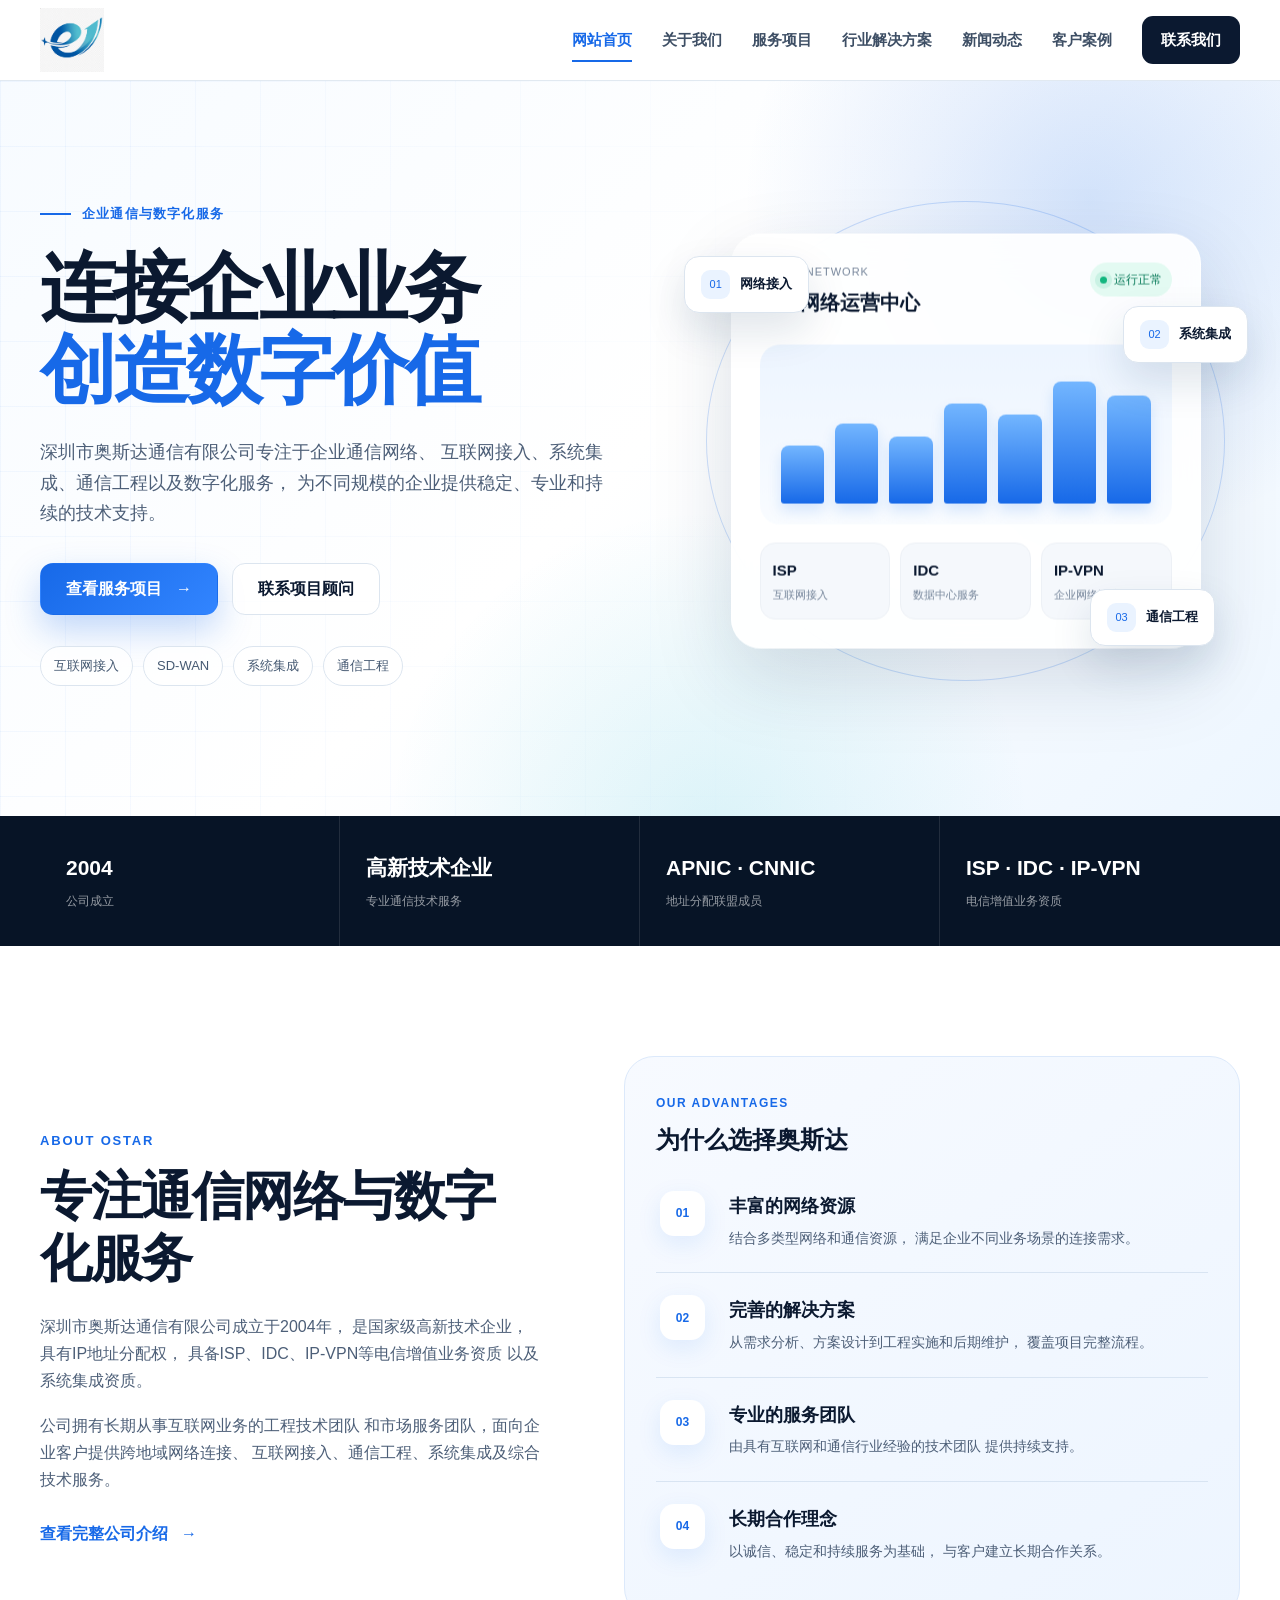
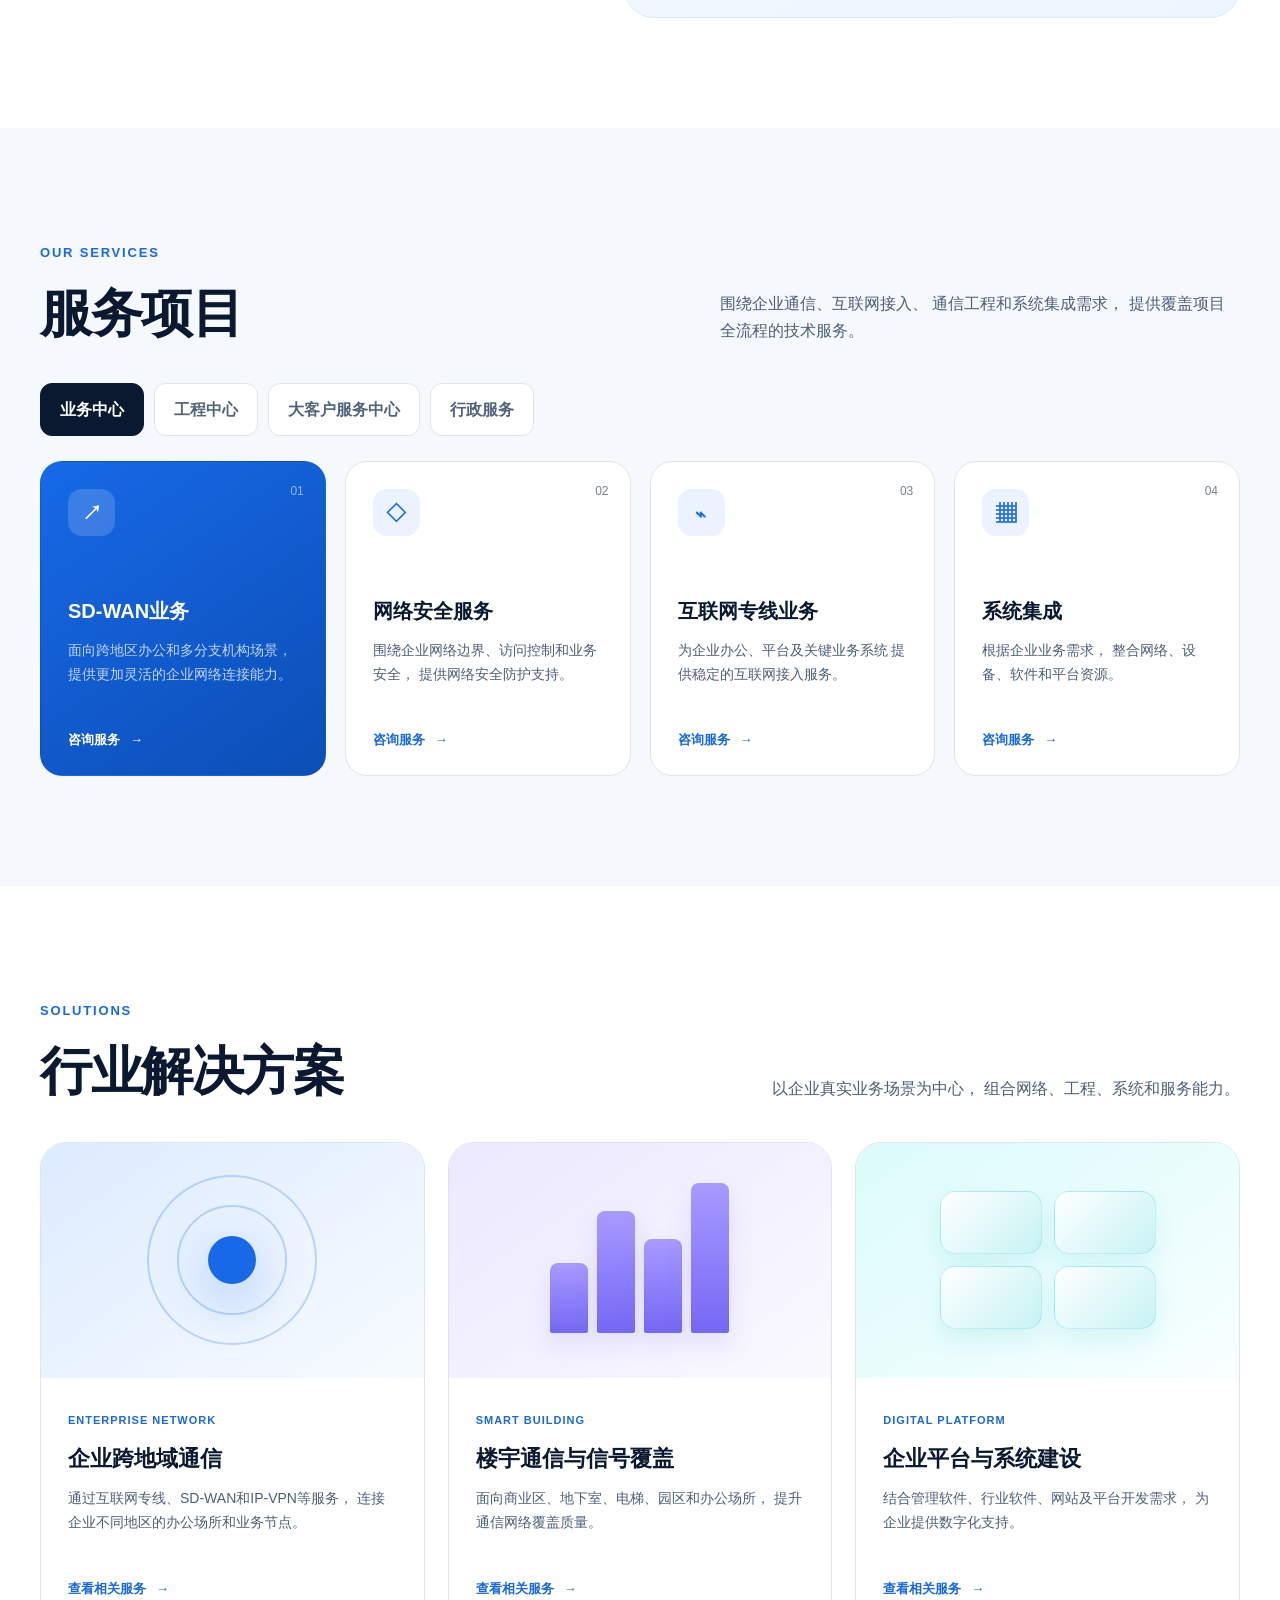
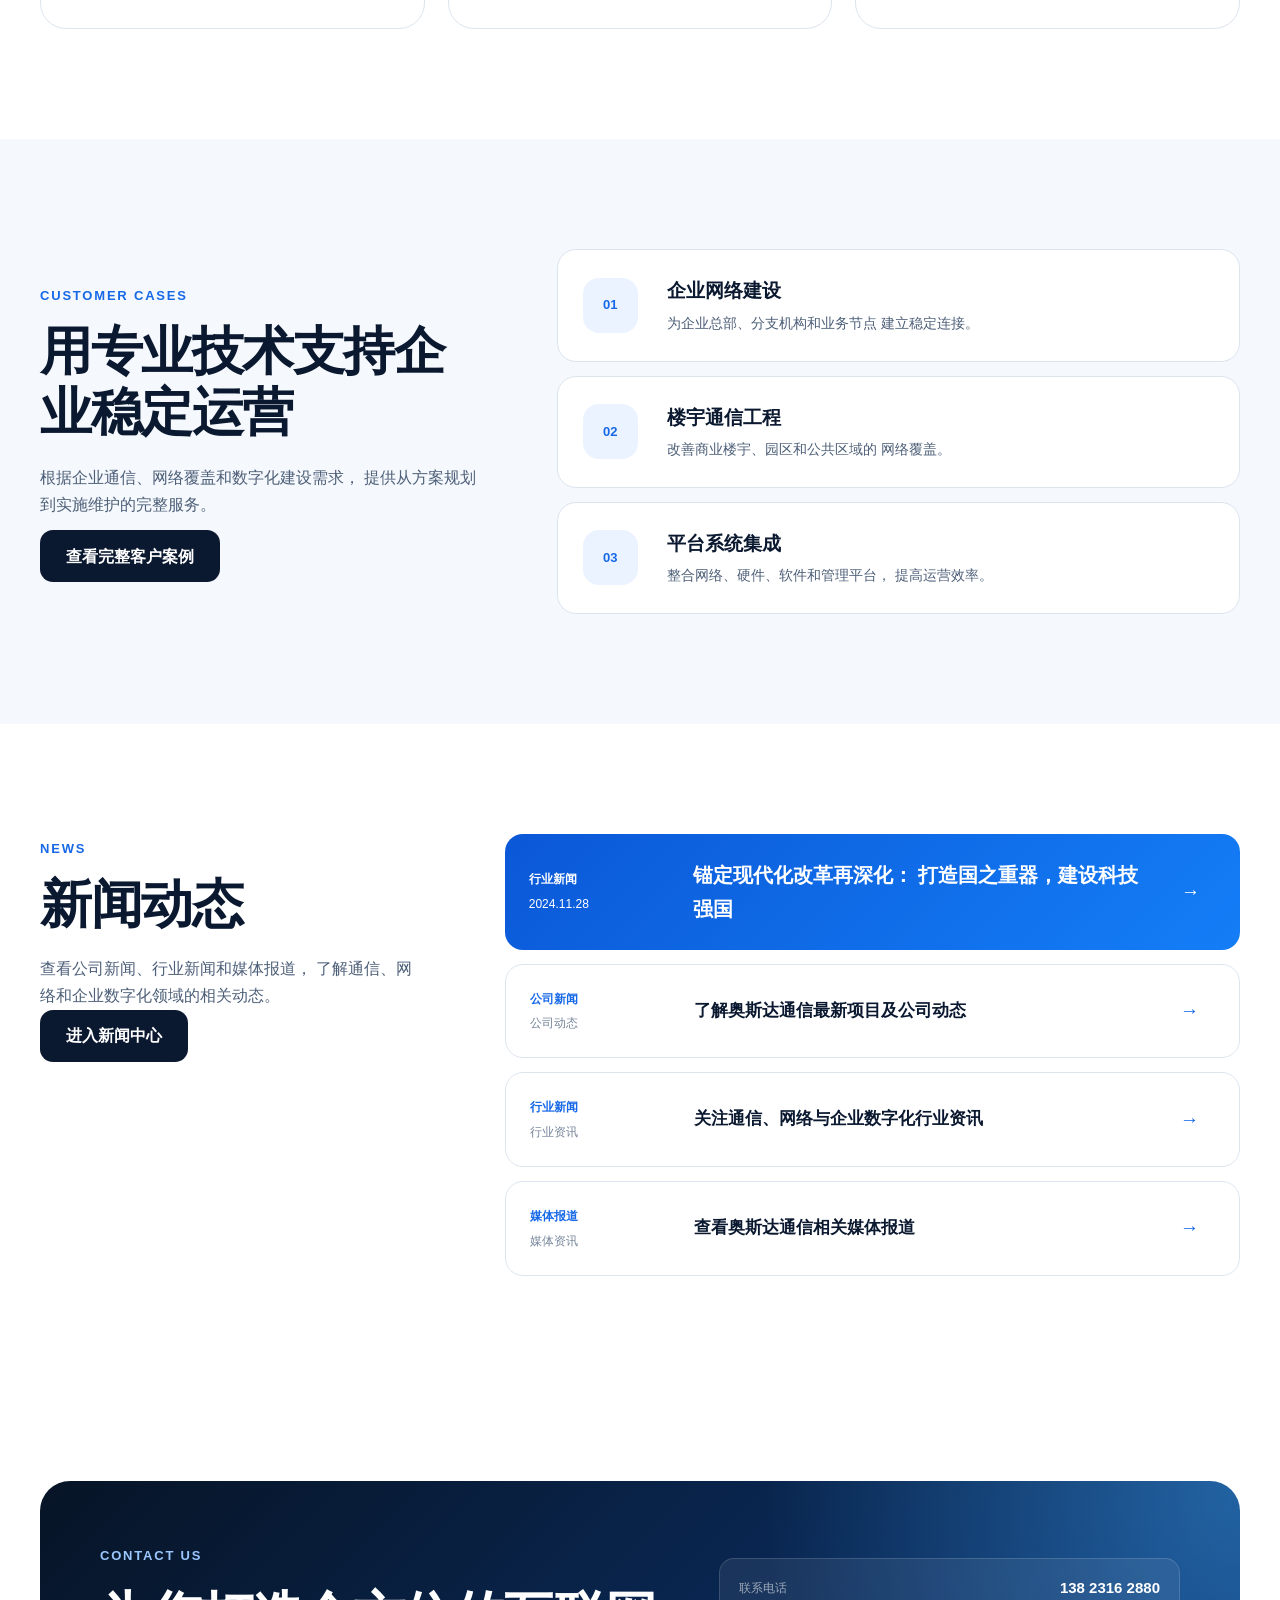
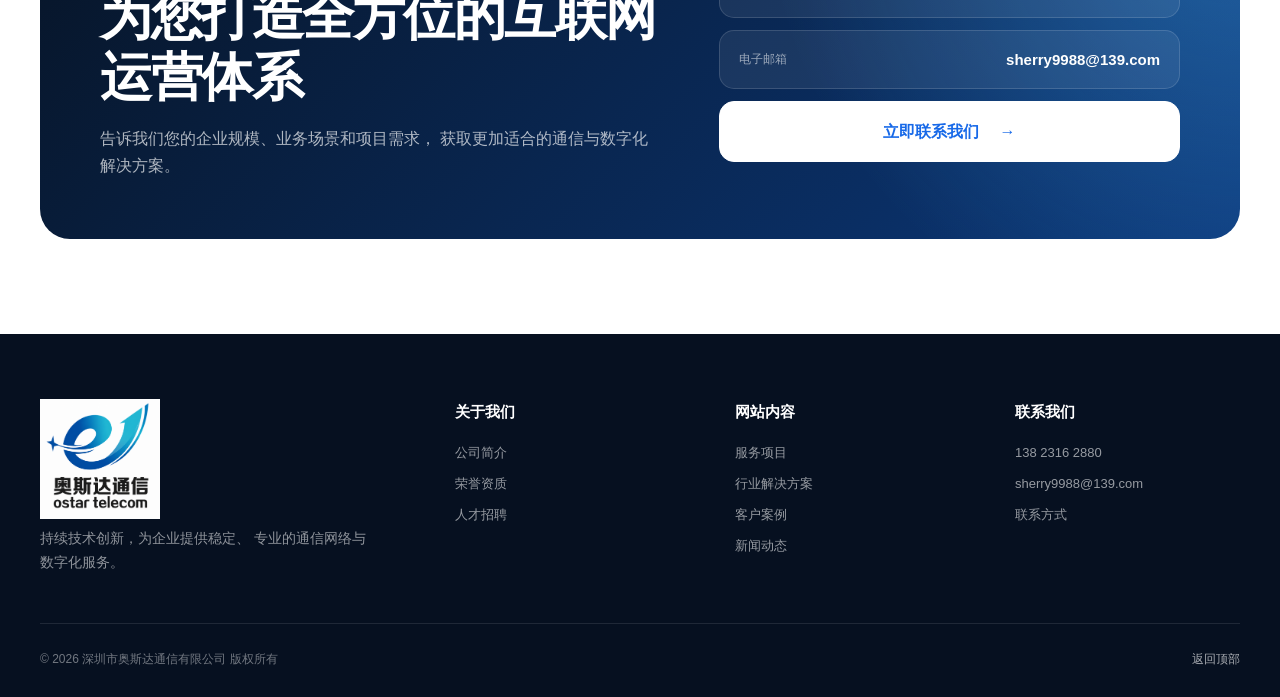
<file: index.html>
<!DOCTYPE html>
<html lang="zh-CN">

<head>
    <meta charset="UTF-8">

    <meta
        name="viewport"
        content="width=device-width, initial-scale=1.0"
    >

    <meta
        name="description"
        content="深圳市奥斯达通信有限公司官方网站，为企业提供通信网络、互联网接入、系统集成、通信工程及数字化服务。"
    >

    <meta
        name="keywords"
        content="奥斯达通信,互联网专线,SD-WAN,系统集成,通信工程,企业网络"
    >

    <title>深圳市奥斯达通信有限公司</title>

    <link
        rel="stylesheet"
        href="css/style.css"
    >
</head>

<body>

    <!-- 无障碍跳转链接 -->
    <a
        class="skip-link"
        href="#mainContent"
    >
        跳到主要内容
    </a>


    <!-- ========================================
         1. 顶部导航栏
    ========================================= -->

    <header class="site-header">

        <div class="container header-inner">

            <!-- Logo -->
           <a
                class="brand"
                href="#top"
                aria-label="奥斯达通信首页"
            >
            <img
                class="header-logo-icon"
                src="images/ostar-logo-icon.png"
                alt="奥斯达通信"
            >
            </a>

            <!-- 导航栏 -->
            <nav
                class="main-nav"
                id="mainNav"
                aria-label="主要导航"
            >

                <a
                    class="active"
                    href="#home"
                >
                    网站首页
                </a>

                <a href="about.html">
                    关于我们
                </a>

                <a href="#services">
                    服务项目
                </a>

                <a href="#solutions">
                    行业解决方案
                </a>

                <a href="news.html">
                    新闻动态
                </a>

                <a href="cases.html">
                    客户案例
                </a>

                <a
                    class="nav-contact"
                    href="#contact"
                >
                    联系我们
                </a>

            </nav>


            <!-- 手机端菜单按钮 -->
            <button
                class="menu-toggle"
                id="menuToggle"
                type="button"
                aria-label="打开导航菜单"
                aria-expanded="false"
                aria-controls="mainNav"
            >
                <span></span>
                <span></span>
                <span></span>
            </button>

        </div>

    </header>


    <main id="mainContent">


        <!-- ========================================
             2. 首页第一屏
        ========================================= -->

        <section
            class="hero"
            id="home"
        >

            <div class="hero-background"></div>

            <div class="container hero-layout">

                <!-- 左侧文字 -->
                <div class="hero-content">

                    <div class="hero-label">
                        <span></span>
                        企业通信与数字化服务
                    </div>

                    <h1>
                        连接企业业务
                        <br>

                        <em>创造数字价值</em>
                    </h1>

                    <p class="hero-description">
                        深圳市奥斯达通信有限公司专注于企业通信网络、
                        互联网接入、系统集成、通信工程以及数字化服务，
                        为不同规模的企业提供稳定、专业和持续的技术支持。
                    </p>

                    <div class="hero-actions">

                        <a
                            class="button button-primary"
                            href="#services"
                        >
                            查看服务项目
                            <span>→</span>
                        </a>

                        <a
                            class="button button-secondary"
                            href="#contact"
                        >
                            联系项目顾问
                        </a>

                    </div>

                    <div class="hero-tags">
                        <span>互联网接入</span>
                        <span>SD-WAN</span>
                        <span>系统集成</span>
                        <span>通信工程</span>
                    </div>

                </div>


                <!-- 右侧现代化数据面板 -->
                <div class="hero-visual">

                    <div class="visual-orbit orbit-one"></div>
                    <div class="visual-orbit orbit-two"></div>

                    <div class="network-card">

                        <div class="network-card-header">

                            <div>
                                <small>OSTAR NETWORK</small>
                                <strong>企业网络运营中心</strong>
                            </div>

                            <span class="status">
                                运行正常
                            </span>

                        </div>


                        <div class="network-chart">
                            <span style="--height: 42%;"></span>
                            <span style="--height: 58%;"></span>
                            <span style="--height: 48%;"></span>
                            <span style="--height: 72%;"></span>
                            <span style="--height: 64%;"></span>
                            <span style="--height: 88%;"></span>
                            <span style="--height: 78%;"></span>
                        </div>


                        <div class="network-metrics">

                            <div>
                                <strong>ISP</strong>
                                <span>互联网接入</span>
                            </div>

                            <div>
                                <strong>IDC</strong>
                                <span>数据中心服务</span>
                            </div>

                            <div>
                                <strong>IP-VPN</strong>
                                <span>企业网络连接</span>
                            </div>

                        </div>

                    </div>


                    <div class="floating-card floating-card-one">
                        <span>01</span>
                        <strong>网络接入</strong>
                    </div>

                    <div class="floating-card floating-card-two">
                        <span>02</span>
                        <strong>系统集成</strong>
                    </div>

                    <div class="floating-card floating-card-three">
                        <span>03</span>
                        <strong>通信工程</strong>
                    </div>

                </div>

            </div>

        </section>


        <!-- ========================================
             3. 公司核心信息
        ========================================= -->

        <section
            class="company-data"
            aria-label="公司核心信息"
        >

            <div class="container company-data-grid">

                <div class="data-item">
                    <strong>2004</strong>
                    <span>公司成立</span>
                </div>

                <div class="data-item">
                    <strong>高新技术企业</strong>
                    <span>专业通信技术服务</span>
                </div>

                <div class="data-item">
                    <strong>APNIC · CNNIC</strong>
                    <span>地址分配联盟成员</span>
                </div>

                <div class="data-item">
                    <strong>ISP · IDC · IP-VPN</strong>
                    <span>电信增值业务资质</span>
                </div>

            </div>

        </section>


        <!-- ========================================
             4. 关于我们
        ========================================= -->

        <section
            class="section about-section"
            id="about"
        >

            <div class="container about-layout">

                <div class="section-content reveal">

                    <span class="section-label">
                        ABOUT OSTAR
                    </span>

                    <h2>
                        专注通信网络与数字化服务
                    </h2>

                    <p>
                        深圳市奥斯达通信有限公司成立于2004年，
                        是国家级高新技术企业，具有IP地址分配权，
                        具备ISP、IDC、IP-VPN等电信增值业务资质
                        以及系统集成资质。
                    </p>

                    <p>
                        公司拥有长期从事互联网业务的工程技术团队
                        和市场服务团队，面向企业客户提供跨地域网络连接、
                        互联网接入、通信工程、系统集成及综合技术服务。
                    </p>

                    <a
                        class="text-link"
                        href="about.html"
                    >
                        查看完整公司介绍
                        <span>→</span>
                    </a>

                </div>


                <div class="advantage-panel reveal">

                    <div class="panel-heading">
                        <span>OUR ADVANTAGES</span>
                        <h3>为什么选择奥斯达</h3>
                    </div>

                    <article class="advantage-item">

                        <span class="advantage-number">01</span>

                        <div>
                            <h4>丰富的网络资源</h4>

                            <p>
                                结合多类型网络和通信资源，
                                满足企业不同业务场景的连接需求。
                            </p>
                        </div>

                    </article>

                    <article class="advantage-item">

                        <span class="advantage-number">02</span>

                        <div>
                            <h4>完善的解决方案</h4>

                            <p>
                                从需求分析、方案设计到工程实施和后期维护，
                                覆盖项目完整流程。
                            </p>
                        </div>

                    </article>

                    <article class="advantage-item">

                        <span class="advantage-number">03</span>

                        <div>
                            <h4>专业的服务团队</h4>

                            <p>
                                由具有互联网和通信行业经验的技术团队
                                提供持续支持。
                            </p>
                        </div>

                    </article>

                    <article class="advantage-item">

                        <span class="advantage-number">04</span>

                        <div>
                            <h4>长期合作理念</h4>

                            <p>
                                以诚信、稳定和持续服务为基础，
                                与客户建立长期合作关系。
                            </p>
                        </div>

                    </article>

                </div>

            </div>

        </section>


        <!-- ========================================
             5. 服务项目
        ========================================= -->

        <section
            class="section services-section"
            id="services"
        >

            <div class="container">

                <div class="section-header reveal">

                    <div>
                        <span class="section-label">
                            OUR SERVICES
                        </span>

                        <h2>服务项目</h2>
                    </div>

                    <p>
                        围绕企业通信、互联网接入、
                        通信工程和系统集成需求，
                        提供覆盖项目全流程的技术服务。
                    </p>

                </div>


                <!-- 服务分类按钮 -->
                <div
                    class="service-tabs reveal"
                    role="tablist"
                    aria-label="服务项目分类"
                >

                    <button
                        class="service-tab active"
                        type="button"
                        role="tab"
                        data-tab="business"
                        aria-selected="true"
                    >
                        业务中心
                    </button>

                    <button
                        class="service-tab"
                        type="button"
                        role="tab"
                        data-tab="engineering"
                        aria-selected="false"
                    >
                        工程中心
                    </button>

                    <button
                        class="service-tab"
                        type="button"
                        role="tab"
                        data-tab="customer"
                        aria-selected="false"
                    >
                        大客户服务中心
                    </button>

                    <button
                        class="service-tab"
                        type="button"
                        role="tab"
                        data-tab="administration"
                        aria-selected="false"
                    >
                        行政服务
                    </button>

                </div>


                <!-- 业务中心 -->
                <div
                    class="service-panel active"
                    id="business"
                    role="tabpanel"
                >

                    <article class="service-card featured-card reveal">

                        <span class="service-number">01</span>

                        <div class="service-icon">↗</div>

                        <h3>SD-WAN业务</h3>

                        <p>
                            面向跨地区办公和多分支机构场景，
                            提供更加灵活的企业网络连接能力。
                        </p>

                        <a href="#contact">
                            咨询服务
                            <span>→</span>
                        </a>

                    </article>

                    <article class="service-card reveal">

                        <span class="service-number">02</span>

                        <div class="service-icon">◇</div>

                        <h3>网络安全服务</h3>

                        <p>
                            围绕企业网络边界、访问控制和业务安全，
                            提供网络安全防护支持。
                        </p>

                        <a href="#contact">
                            咨询服务
                            <span>→</span>
                        </a>

                    </article>

                    <article class="service-card reveal">

                        <span class="service-number">03</span>

                        <div class="service-icon">⌁</div>

                        <h3>互联网专线业务</h3>

                        <p>
                            为企业办公、平台及关键业务系统
                            提供稳定的互联网接入服务。
                        </p>

                        <a href="#contact">
                            咨询服务
                            <span>→</span>
                        </a>

                    </article>

                    <article class="service-card reveal">

                        <span class="service-number">04</span>

                        <div class="service-icon">▦</div>

                        <h3>系统集成</h3>

                        <p>
                            根据企业业务需求，
                            整合网络、设备、软件和平台资源。
                        </p>

                        <a href="#contact">
                            咨询服务
                            <span>→</span>
                        </a>

                    </article>

                </div>


                <!-- 工程中心 -->
                <div
                    class="service-panel"
                    id="engineering"
                    role="tabpanel"
                    hidden
                >

                    <article class="service-card featured-card">

                        <span class="service-number">01</span>

                        <div class="service-icon">⌂</div>

                        <h3>智能楼宇系统集成</h3>

                        <p>
                            围绕楼宇网络、弱电及智能化系统，
                            提供整体规划和工程实施。
                        </p>

                        <a href="#contact">
                            咨询项目
                            <span>→</span>
                        </a>

                    </article>

                    <article class="service-card">

                        <span class="service-number">02</span>

                        <div class="service-icon">◉</div>

                        <h3>室内通信覆盖</h3>

                        <p>
                            针对地下室、电梯、商业区及办公区域，
                            优化通信信号覆盖。
                        </p>

                        <a href="#contact">
                            咨询项目
                            <span>→</span>
                        </a>

                    </article>

                    <article class="service-card">

                        <span class="service-number">03</span>

                        <div class="service-icon">◇</div>

                        <h3>网络工程实施</h3>

                        <p>
                            提供现场勘察、方案设计、
                            工程施工和系统调试服务。
                        </p>

                        <a href="#contact">
                            咨询项目
                            <span>→</span>
                        </a>

                    </article>

                    <article class="service-card">

                        <span class="service-number">04</span>

                        <div class="service-icon">◎</div>

                        <h3>通信系统维护</h3>

                        <p>
                            通过巡检、故障处理和持续优化，
                            保障通信系统稳定运行。
                        </p>

                        <a href="#contact">
                            咨询项目
                            <span>→</span>
                        </a>

                    </article>

                </div>


                <!-- 大客户服务中心 -->
                <div
                    class="service-panel"
                    id="customer"
                    role="tabpanel"
                    hidden
                >

                    <article class="service-card featured-card">

                        <span class="service-number">01</span>

                        <div class="service-icon">⌘</div>

                        <h3>技术咨询与培训</h3>

                        <p>
                            围绕通信网络、系统平台和企业数字化能力，
                            提供技术咨询服务。
                        </p>

                        <a href="#contact">
                            了解服务
                            <span>→</span>
                        </a>

                    </article>

                    <article class="service-card">

                        <span class="service-number">02</span>

                        <div class="service-icon">✦</div>

                        <h3>服务咨询与培训</h3>

                        <p>
                            帮助企业完善客户服务流程、
                            项目管理和交付标准。
                        </p>

                        <a href="#contact">
                            了解服务
                            <span>→</span>
                        </a>

                    </article>

                    <article class="service-card">

                        <span class="service-number">03</span>

                        <div class="service-icon">↗</div>

                        <h3>销售咨询与培训</h3>

                        <p>
                            结合通信和数字化业务场景，
                            提供销售能力支持。
                        </p>

                        <a href="#contact">
                            了解服务
                            <span>→</span>
                        </a>

                    </article>

                    <article class="service-card">

                        <span class="service-number">04</span>

                        <div class="service-icon">★</div>

                        <h3>大客户专项服务</h3>

                        <p>
                            面向重点客户提供项目协同、
                            持续沟通和定制化支持。
                        </p>

                        <a href="#contact">
                            了解服务
                            <span>→</span>
                        </a>

                    </article>

                </div>


                <!-- 行政服务 -->
                <div
                    class="service-panel"
                    id="administration"
                    role="tabpanel"
                    hidden
                >

                    <article class="service-card featured-card">

                        <span class="service-number">01</span>

                        <div class="service-icon">¥</div>

                        <h3>计费营账</h3>

                        <p>
                            围绕业务计费、账务处理和运营管理，
                            提供行政支持服务。
                        </p>

                        <a href="#contact">
                            了解服务
                            <span>→</span>
                        </a>

                    </article>

                    <article class="service-card">

                        <span class="service-number">02</span>

                        <div class="service-icon">人</div>

                        <h3>人力服务</h3>

                        <p>
                            根据企业和项目运营需求，
                            提供相应的人力资源支持。
                        </p>

                        <a href="#contact">
                            了解服务
                            <span>→</span>
                        </a>

                    </article>

                    <article class="service-card">

                        <span class="service-number">03</span>

                        <div class="service-icon">▤</div>

                        <h3>运营支持</h3>

                        <p>
                            支持日常业务流程、资料管理
                            以及跨部门项目协调。
                        </p>

                        <a href="#contact">
                            了解服务
                            <span>→</span>
                        </a>

                    </article>

                    <article class="service-card">

                        <span class="service-number">04</span>

                        <div class="service-icon">✓</div>

                        <h3>综合行政服务</h3>

                        <p>
                            根据企业和项目实际需求，
                            提供规范、灵活的行政协作。
                        </p>

                        <a href="#contact">
                            了解服务
                            <span>→</span>
                        </a>

                    </article>

                </div>

            </div>

        </section>


        <!-- ========================================
             6. 行业解决方案
        ========================================= -->

        <section
            class="section solutions-section"
            id="solutions"
        >

            <div class="container">

                <div class="section-header reveal">

                    <div>
                        <span class="section-label">
                            SOLUTIONS
                        </span>

                        <h2>行业解决方案</h2>
                    </div>

                    <p>
                        以企业真实业务场景为中心，
                        组合网络、工程、系统和服务能力。
                    </p>

                </div>


                <div class="solution-grid">

                    <article class="solution-card solution-blue reveal">

                        <div class="solution-visual">
                            <span></span>
                            <span></span>
                            <span></span>
                        </div>

                        <div class="solution-content">

                            <small>ENTERPRISE NETWORK</small>

                            <h3>企业跨地域通信</h3>

                            <p>
                                通过互联网专线、SD-WAN和IP-VPN等服务，
                                连接企业不同地区的办公场所和业务节点。
                            </p>

                            <a href="#contact">
                                查看相关服务
                                <span>→</span>
                            </a>

                        </div>

                    </article>


                    <article class="solution-card solution-purple reveal">

                        <div class="solution-visual building-visual">
                            <i></i>
                            <i></i>
                            <i></i>
                            <i></i>
                        </div>

                        <div class="solution-content">

                            <small>SMART BUILDING</small>

                            <h3>楼宇通信与信号覆盖</h3>

                            <p>
                                面向商业区、地下室、电梯、园区和办公场所，
                                提升通信网络覆盖质量。
                            </p>

                            <a href="#contact">
                                查看相关服务
                                <span>→</span>
                            </a>

                        </div>

                    </article>


                    <article class="solution-card solution-cyan reveal">

                        <div class="solution-visual platform-visual">
                            <b></b>
                            <b></b>
                            <b></b>
                            <b></b>
                        </div>

                        <div class="solution-content">

                            <small>DIGITAL PLATFORM</small>

                            <h3>企业平台与系统建设</h3>

                            <p>
                                结合管理软件、行业软件、网站及平台开发需求，
                                为企业提供数字化支持。
                            </p>

                            <a href="#contact">
                                查看相关服务
                                <span>→</span>
                            </a>

                        </div>

                    </article>

                </div>

            </div>

        </section>


        <!-- ========================================
             7. 客户案例
        ========================================= -->

        <section
            class="section cases-section"
            id="cases"
        >

            <div class="container cases-layout">

                <div class="cases-introduction reveal">

                    <span class="section-label">
                        CUSTOMER CASES
                    </span>

                    <h2>
                        用专业技术支持企业稳定运营
                    </h2>

                    <p>
                        根据企业通信、网络覆盖和数字化建设需求，
                        提供从方案规划到实施维护的完整服务。
                    </p>

                    <a
                        class="button button-dark"
                        href="cases.html"
                    >
                        查看完整客户案例
                    </a>

                </div>


                <div class="case-summary reveal">

                    <article>
                        <span>01</span>

                        <div>
                            <h3>企业网络建设</h3>

                            <p>
                                为企业总部、分支机构和业务节点
                                建立稳定连接。
                            </p>
                        </div>
                    </article>

                    <article>
                        <span>02</span>

                        <div>
                            <h3>楼宇通信工程</h3>

                            <p>
                                改善商业楼宇、园区和公共区域的
                                网络覆盖。
                            </p>
                        </div>
                    </article>

                    <article>
                        <span>03</span>

                        <div>
                            <h3>平台系统集成</h3>

                            <p>
                                整合网络、硬件、软件和管理平台，
                                提高运营效率。
                            </p>
                        </div>
                    </article>

                </div>

            </div>

        </section>


        <!-- ========================================
             8. 新闻动态
        ========================================= -->

        <section
            class="section news-section"
            id="news"
        >

            <div class="container news-layout">

                <div class="news-introduction reveal">

                    <span class="section-label">
                        NEWS
                    </span>

                    <h2>新闻动态</h2>

                    <p>
                        查看公司新闻、行业新闻和媒体报道，
                        了解通信、网络和企业数字化领域的相关动态。
                    </p>

                    <a
                        class="button button-dark"
                        href="news.html"
                    >
                        进入新闻中心
                    </a>

                </div>


                <div class="news-list reveal">

                    <!-- 重点新闻 -->
                    <a
                        class="news-item news-featured"
                        href="news.html#featuredArticle"
                    >

                        <div class="news-meta">
                            <span>行业新闻</span>

                            <time datetime="2024-11-28">
                                2024.11.28
                            </time>
                        </div>

                        <h3>
                            锚定现代化改革再深化：
                            打造国之重器，建设科技强国
                        </h3>

                        <strong>→</strong>

                    </a>


                    <!-- 公司新闻 -->
                    <a
                        class="news-item"
                        href="news.html#companyArticle"
                    >

                        <div class="news-meta">
                            <span>公司新闻</span>
                            <time>公司动态</time>
                        </div>

                        <h3>
                            了解奥斯达通信最新项目及公司动态
                        </h3>

                        <strong>→</strong>

                    </a>


                    <!-- 行业新闻 -->
                    <a
                        class="news-item"
                        href="news.html#satelliteArticle"
                    >

                        <div class="news-meta">
                            <span>行业新闻</span>
                            <time>行业资讯</time>
                        </div>

                        <h3>
                            关注通信、网络与企业数字化行业资讯
                        </h3>

                        <strong>→</strong>

                    </a>


                    <!-- 媒体报道 -->
                    <a
                        class="news-item"
                        href="news.html#mediaArticle"
                    >

                        <div class="news-meta">
                            <span>媒体报道</span>
                            <time>媒体资讯</time>
                        </div>

                        <h3>
                            查看奥斯达通信相关媒体报道
                        </h3>

                        <strong>→</strong>

                    </a>

                </div>

            </div>

        </section>


        <!-- ========================================
             9. 联系我们
        ========================================= -->

        <section
            class="contact-section"
            id="contact"
        >

            <div class="container contact-box reveal">

                <div class="contact-content">

                    <span class="section-label section-label-light">
                        CONTACT US
                    </span>

                    <h2>
                        为您打造全方位的互联网运营体系
                    </h2>

                    <p>
                        告诉我们您的企业规模、业务场景和项目需求，
                        获取更加适合的通信与数字化解决方案。
                    </p>

                </div>


                <div class="contact-information">

                    <a href="tel:13823162880">

                        <small>联系电话</small>

                        <strong>
                            138 2316 2880
                        </strong>

                    </a>


                    <a href="mailto:sherry9988@139.com">

                        <small>电子邮箱</small>

                        <strong>
                            sherry9988@139.com
                        </strong>

                    </a>


                    <a
                        class="contact-link"
                        href="mailto:sherry9988@139.com"
                    >
                        立即联系我们
                        <span>→</span>
                    </a>

                </div>

            </div>

        </section>

    </main>


    <!-- ========================================
         10. 网站底部
    ========================================= -->

    <footer class="site-footer">

        <div class="container footer-grid">

            <div class="footer-brand">

                <a
                    class="brand"
                    href="#top"
                    aria-label="奥斯达通信首页"
                >
                <img
                    class="footer-logo-image"
                    src="images/ostar-logo-web.png"
                    alt="奥斯达通信 Ostar Telecom"
                >
                </a>

                <p>
                    持续技术创新，为企业提供稳定、
                    专业的通信网络与数字化服务。
                </p>

            </div>


            <div class="footer-column">

                <h3>关于我们</h3>

                <a href="about.html#companyProfile">
                    公司简介
                </a>

                <a href="about.html#honors">
                    荣誉资质
                </a>

                <a href="about.html#careers">
                    人才招聘
                </a>

            </div>


            <div class="footer-column">

                <h3>网站内容</h3>

                <a href="#services">
                    服务项目
                </a>

                <a href="#solutions">
                    行业解决方案
                </a>

                <a href="cases.html">
                    客户案例
                </a>

                <a href="news.html">
                    新闻动态
                </a>

            </div>


            <div class="footer-column">

                <h3>联系我们</h3>

                <a href="tel:13823162880">
                    138 2316 2880
                </a>

                <a href="mailto:sherry9988@139.com">
                    sherry9988@139.com
                </a>

                <a href="#contact">
                    联系方式
                </a>

            </div>

        </div>


        <div class="container footer-bottom">

            <p>
                ©
                <span id="currentYear">2026</span>
                深圳市奥斯达通信有限公司 版权所有
            </p>

            <div>
                <a href="#home">
                    返回顶部
                </a>
            </div>

        </div>

    </footer>


    <!-- 网站交互脚本 -->
    <script
        src="js/main.js"
        defer
    ></script>

</body>

</html>
</file>
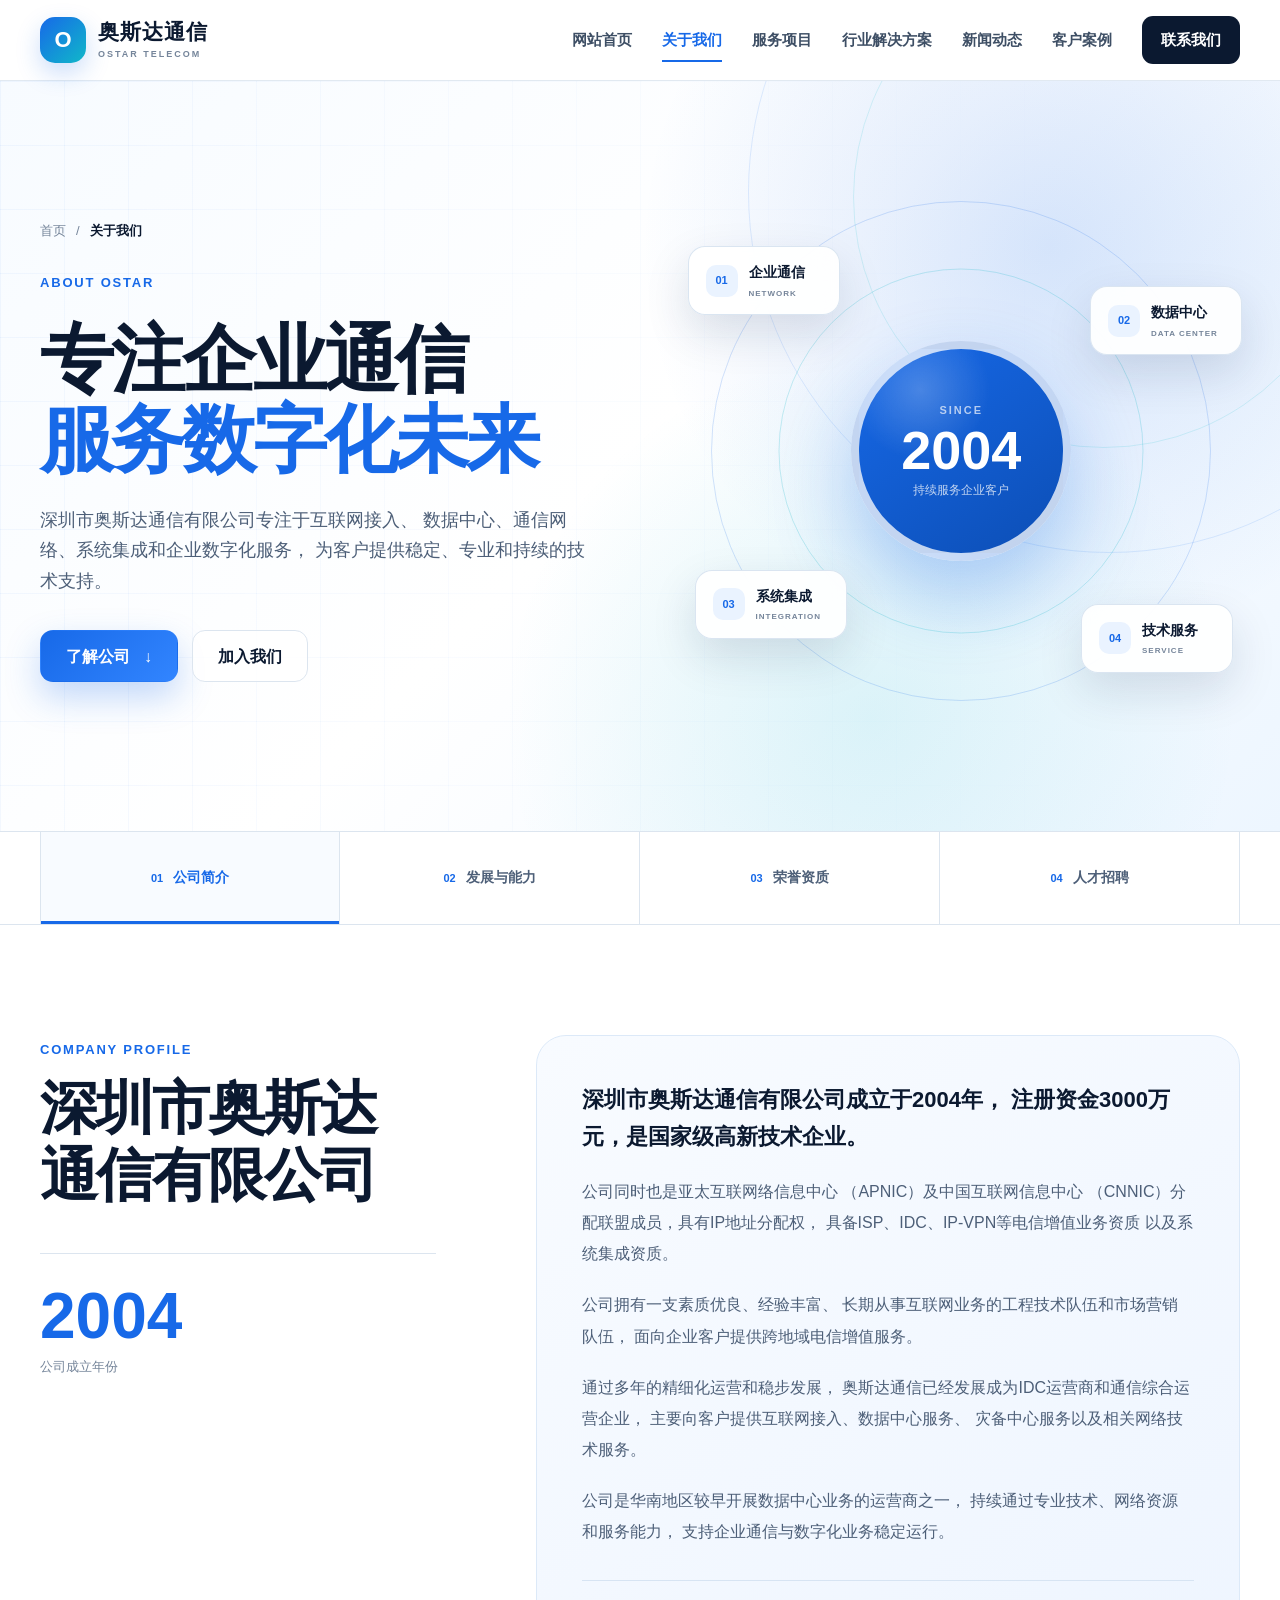
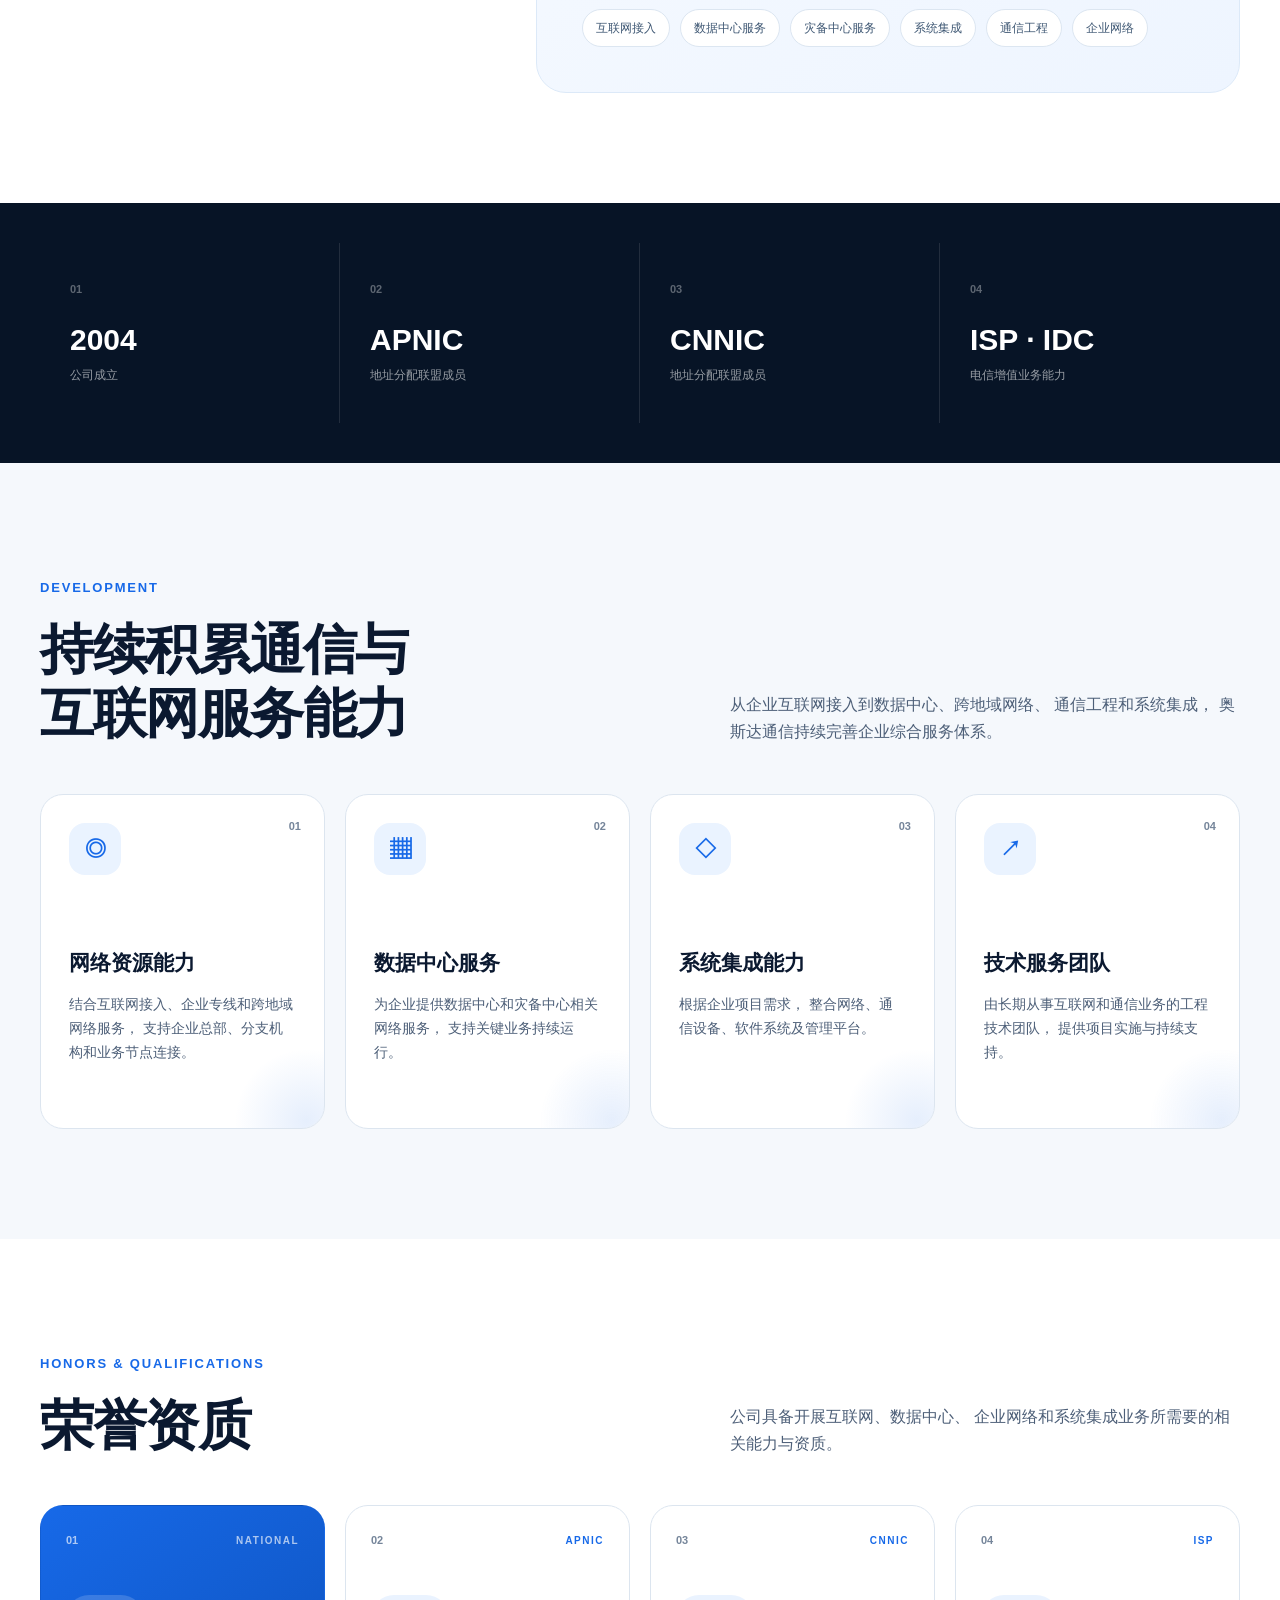
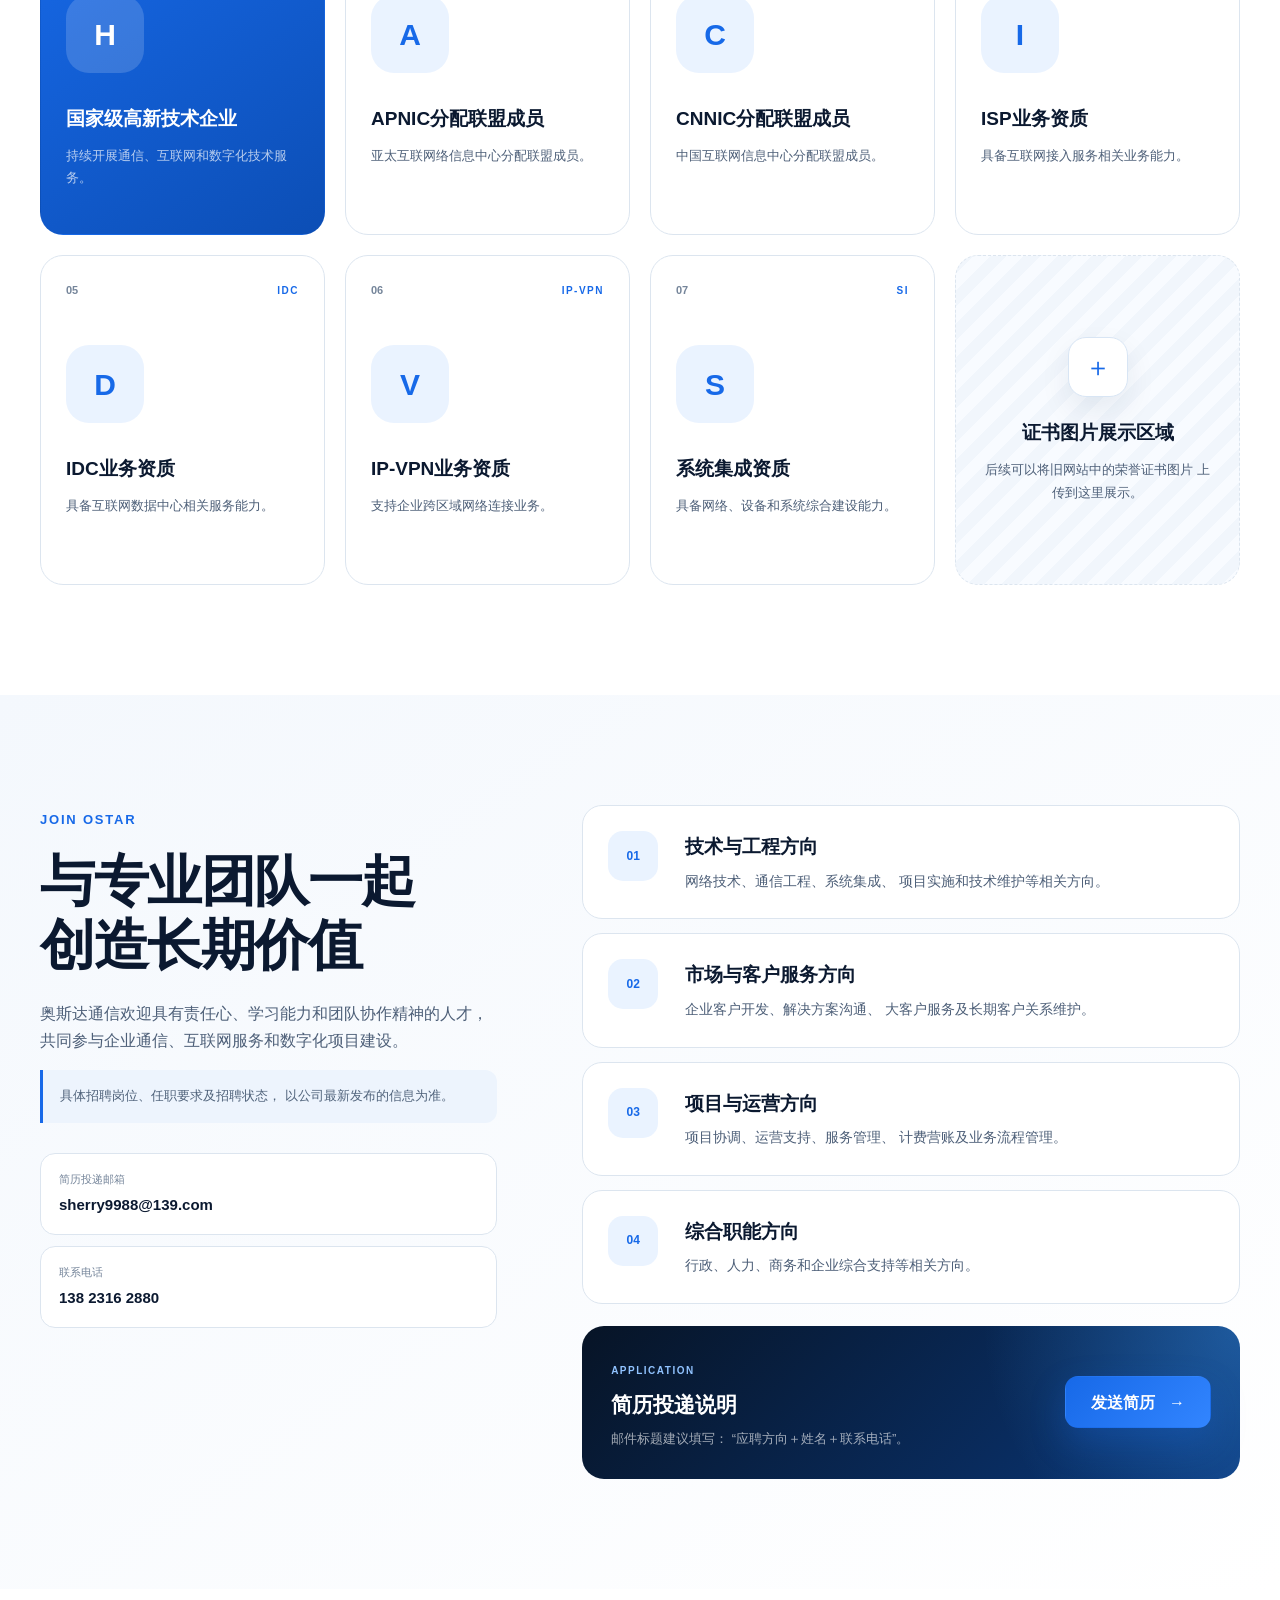
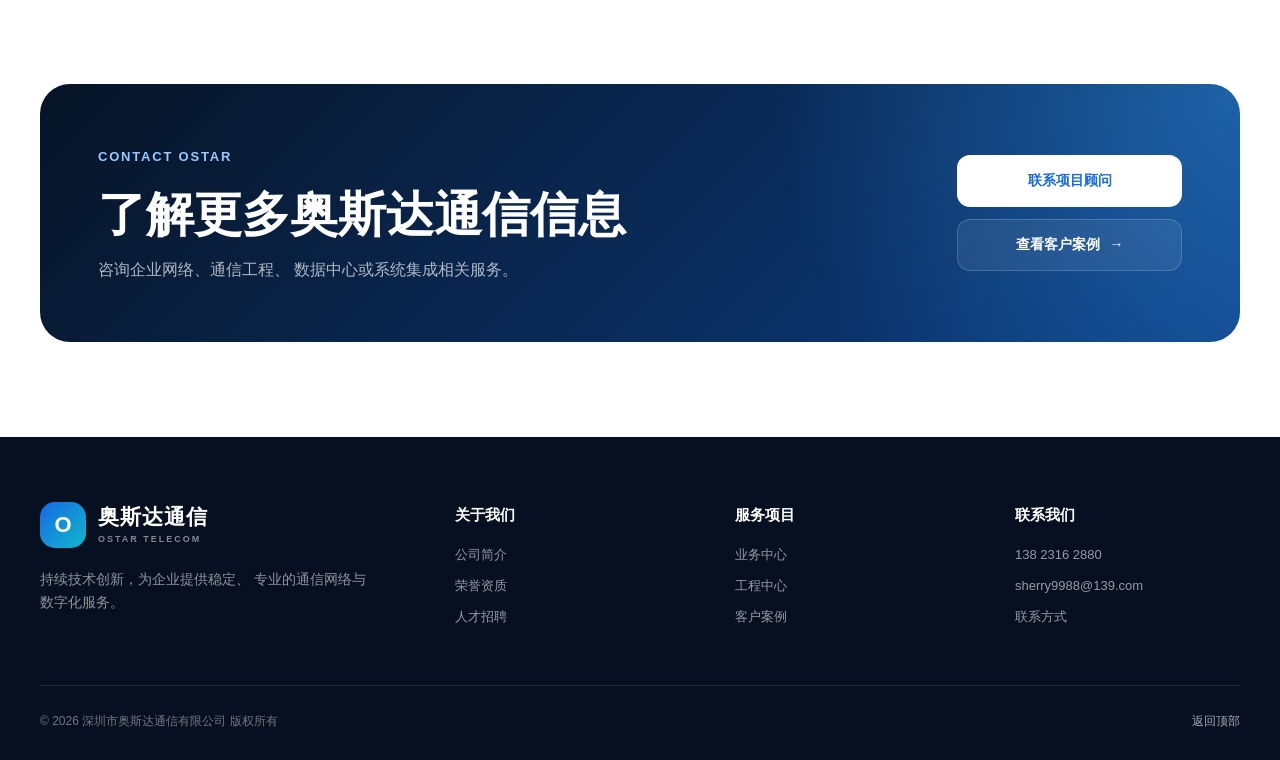
<file: about.html>
<!DOCTYPE html>
<html lang="zh-CN">

<head>
    <meta charset="UTF-8">

    <meta
        name="viewport"
        content="width=device-width, initial-scale=1.0"
    >

    <meta
        name="description"
        content="了解深圳市奥斯达通信有限公司的公司简介、荣誉资质和人才招聘信息。"
    >

    <title>关于我们｜奥斯达通信</title>

    <!-- 首页公共样式 -->
    <link
        rel="stylesheet"
        href="css/style.css"
    >

    <!-- 关于我们页面专用样式 -->
    <link
        rel="stylesheet"
        href="css/about.css"
    >
</head>

<body>

    <!-- ========================================
         1. 顶部导航栏
    ========================================= -->

    <header class="site-header">

        <div class="container header-inner">

            <a
                class="brand"
                href="index.html"
                aria-label="返回奥斯达通信首页"
            >
                <span class="brand-mark">O</span>

                <span class="brand-text">
                    <strong>奥斯达通信</strong>
                    <small>OSTAR TELECOM</small>
                </span>
            </a>


            <nav
                class="main-nav"
                id="mainNav"
                aria-label="主要导航"
            >
                <a href="index.html">
                    网站首页
                </a>

                <a
                    class="active"
                    href="about.html"
                >
                    关于我们
                </a>

                <a href="index.html#services">
                    服务项目
                </a>

                <a href="index.html#solutions">
                    行业解决方案
                </a>

                <a href="index.html#news">
                    新闻动态
                </a>

                <a href="cases.html">
                    客户案例
                </a>

                <a
                    class="nav-contact"
                    href="index.html#contact"
                >
                    联系我们
                </a>
            </nav>


            <button
                class="menu-toggle"
                id="menuToggle"
                type="button"
                aria-label="打开导航菜单"
                aria-expanded="false"
                aria-controls="mainNav"
            >
                <span></span>
                <span></span>
                <span></span>
            </button>

        </div>

    </header>


    <main>

        <!-- ========================================
             2. 关于我们首屏
        ========================================= -->

        <section class="about-page-hero">

            <div class="about-hero-grid"></div>

            <div class="container about-page-hero-layout">

                <div class="about-page-hero-content">

                    <div class="about-breadcrumb">

                        <a href="index.html">
                            首页
                        </a>

                        <span>/</span>

                        <strong>
                            关于我们
                        </strong>

                    </div>


                    <span class="section-label">
                        ABOUT OSTAR
                    </span>


                    <h1>
                        专注企业通信
                        <br>

                        <em>
                            服务数字化未来
                        </em>
                    </h1>


                    <p>
                        深圳市奥斯达通信有限公司专注于互联网接入、
                        数据中心、通信网络、系统集成和企业数字化服务，
                        为客户提供稳定、专业和持续的技术支持。
                    </p>


                    <div class="about-hero-actions">

                        <a
                            class="button button-primary"
                            href="#companyProfile"
                        >
                            了解公司
                            <span>↓</span>
                        </a>

                        <a
                            class="button button-secondary"
                            href="#careers"
                        >
                            加入我们
                        </a>

                    </div>

                </div>


                <!-- 右侧视觉区域 -->
                <div class="about-page-visual">

                    <div class="about-orbit about-orbit-one"></div>
                    <div class="about-orbit about-orbit-two"></div>

                    <div class="about-core">

                        <span class="about-core-small">
                            SINCE
                        </span>

                        <strong>
                            2004
                        </strong>

                        <span>
                            持续服务企业客户
                        </span>

                    </div>


                    <div class="about-floating-item about-floating-one">

                        <span>01</span>

                        <div>
                            <strong>企业通信</strong>
                            <small>NETWORK</small>
                        </div>

                    </div>


                    <div class="about-floating-item about-floating-two">

                        <span>02</span>

                        <div>
                            <strong>数据中心</strong>
                            <small>DATA CENTER</small>
                        </div>

                    </div>


                    <div class="about-floating-item about-floating-three">

                        <span>03</span>

                        <div>
                            <strong>系统集成</strong>
                            <small>INTEGRATION</small>
                        </div>

                    </div>


                    <div class="about-floating-item about-floating-four">

                        <span>04</span>

                        <div>
                            <strong>技术服务</strong>
                            <small>SERVICE</small>
                        </div>

                    </div>

                </div>

            </div>

        </section>


        <!-- ========================================
             3. 页面内部导航
        ========================================= -->

        <section class="about-subnav-section">

            <div class="container about-subnav">

                <a
                    class="active"
                    href="#companyProfile"
                >
                    <span>01</span>
                    公司简介
                </a>

                <a href="#development">
                    <span>02</span>
                    发展与能力
                </a>

                <a href="#honors">
                    <span>03</span>
                    荣誉资质
                </a>

                <a href="#careers">
                    <span>04</span>
                    人才招聘
                </a>

            </div>

        </section>


        <!-- ========================================
             4. 公司简介
        ========================================= -->

        <section
            class="section company-profile-section"
            id="companyProfile"
        >

            <div class="container company-profile-layout">

                <div class="company-profile-heading reveal">

                    <span class="section-label">
                        COMPANY PROFILE
                    </span>

                    <h2>
                        深圳市奥斯达
                        <br>
                        通信有限公司
                    </h2>

                    <div class="company-profile-year">

                        <strong>
                            2004
                        </strong>

                        <span>
                            公司成立年份
                        </span>

                    </div>

                </div>


                <div class="company-profile-content reveal">

                    <p class="company-introduction-lead">
                        深圳市奥斯达通信有限公司成立于2004年，
                        注册资金3000万元，是国家级高新技术企业。
                    </p>

                    <p>
                        公司同时也是亚太互联网络信息中心
                        （APNIC）及中国互联网信息中心
                        （CNNIC）分配联盟成员，具有IP地址分配权，
                        具备ISP、IDC、IP-VPN等电信增值业务资质
                        以及系统集成资质。
                    </p>

                    <p>
                        公司拥有一支素质优良、经验丰富、
                        长期从事互联网业务的工程技术队伍和市场营销队伍，
                        面向企业客户提供跨地域电信增值服务。
                    </p>

                    <p>
                        通过多年的精细化运营和稳步发展，
                        奥斯达通信已经发展成为IDC运营商和通信综合运营企业，
                        主要向客户提供互联网接入、数据中心服务、
                        灾备中心服务以及相关网络技术服务。
                    </p>

                    <p>
                        公司是华南地区较早开展数据中心业务的运营商之一，
                        持续通过专业技术、网络资源和服务能力，
                        支持企业通信与数字化业务稳定运行。
                    </p>


                    <div class="company-profile-keywords">

                        <span>
                            互联网接入
                        </span>

                        <span>
                            数据中心服务
                        </span>

                        <span>
                            灾备中心服务
                        </span>

                        <span>
                            系统集成
                        </span>

                        <span>
                            通信工程
                        </span>

                        <span>
                            企业网络
                        </span>

                    </div>

                </div>

            </div>

        </section>


        <!-- ========================================
             5. 企业核心数据
        ========================================= -->

        <section class="about-data-section">

            <div class="container about-data-grid">

                <article class="reveal">

                    <span>
                        01
                    </span>

                    <strong>
                        2004
                    </strong>

                    <p>
                        公司成立
                    </p>

                </article>


                <article class="reveal">

                    <span>
                        02
                    </span>

                    <strong>
                        APNIC
                    </strong>

                    <p>
                        地址分配联盟成员
                    </p>

                </article>


                <article class="reveal">

                    <span>
                        03
                    </span>

                    <strong>
                        CNNIC
                    </strong>

                    <p>
                        地址分配联盟成员
                    </p>

                </article>


                <article class="reveal">

                    <span>
                        04
                    </span>

                    <strong>
                        ISP · IDC
                    </strong>

                    <p>
                        电信增值业务能力
                    </p>

                </article>

            </div>

        </section>


        <!-- ========================================
             6. 发展与能力
        ========================================= -->

        <section
            class="section development-section"
            id="development"
        >

            <div class="container">

                <div class="about-section-heading reveal">

                    <div>

                        <span class="section-label">
                            DEVELOPMENT
                        </span>

                        <h2>
                            持续积累通信与
                            <br>
                            互联网服务能力
                        </h2>

                    </div>

                    <p>
                        从企业互联网接入到数据中心、跨地域网络、
                        通信工程和系统集成，
                        奥斯达通信持续完善企业综合服务体系。
                    </p>

                </div>


                <div class="development-grid">

                    <article class="development-card reveal">

                        <span class="development-number">
                            01
                        </span>

                        <div class="development-icon">
                            ◎
                        </div>

                        <h3>
                            网络资源能力
                        </h3>

                        <p>
                            结合互联网接入、企业专线和跨地域网络服务，
                            支持企业总部、分支机构和业务节点连接。
                        </p>

                    </article>


                    <article class="development-card reveal">

                        <span class="development-number">
                            02
                        </span>

                        <div class="development-icon">
                            ▦
                        </div>

                        <h3>
                            数据中心服务
                        </h3>

                        <p>
                            为企业提供数据中心和灾备中心相关网络服务，
                            支持关键业务持续运行。
                        </p>

                    </article>


                    <article class="development-card reveal">

                        <span class="development-number">
                            03
                        </span>

                        <div class="development-icon">
                            ◇
                        </div>

                        <h3>
                            系统集成能力
                        </h3>

                        <p>
                            根据企业项目需求，
                            整合网络、通信设备、软件系统及管理平台。
                        </p>

                    </article>


                    <article class="development-card reveal">

                        <span class="development-number">
                            04
                        </span>

                        <div class="development-icon">
                            ↗
                        </div>

                        <h3>
                            技术服务团队
                        </h3>

                        <p>
                            由长期从事互联网和通信业务的工程技术团队，
                            提供项目实施与持续支持。
                        </p>

                    </article>

                </div>

            </div>

        </section>


        <!-- ========================================
             7. 荣誉资质
        ========================================= -->

        <section
            class="section honor-section"
            id="honors"
        >

            <div class="container">

                <div class="about-section-heading reveal">

                    <div>

                        <span class="section-label">
                            HONORS & QUALIFICATIONS
                        </span>

                        <h2>
                            荣誉资质
                        </h2>

                    </div>

                    <p>
                        公司具备开展互联网、数据中心、
                        企业网络和系统集成业务所需要的相关能力与资质。
                    </p>

                </div>


                <div class="honor-grid">

                    <article class="honor-card honor-featured reveal">

                        <div class="honor-top">

                            <span>
                                01
                            </span>

                            <strong>
                                NATIONAL
                            </strong>

                        </div>

                        <div class="honor-symbol">
                            H
                        </div>

                        <h3>
                            国家级高新技术企业
                        </h3>

                        <p>
                            持续开展通信、互联网和数字化技术服务。
                        </p>

                    </article>


                    <article class="honor-card reveal">

                        <div class="honor-top">

                            <span>
                                02
                            </span>

                            <strong>
                                APNIC
                            </strong>

                        </div>

                        <div class="honor-symbol">
                            A
                        </div>

                        <h3>
                            APNIC分配联盟成员
                        </h3>

                        <p>
                            亚太互联网络信息中心分配联盟成员。
                        </p>

                    </article>


                    <article class="honor-card reveal">

                        <div class="honor-top">

                            <span>
                                03
                            </span>

                            <strong>
                                CNNIC
                            </strong>

                        </div>

                        <div class="honor-symbol">
                            C
                        </div>

                        <h3>
                            CNNIC分配联盟成员
                        </h3>

                        <p>
                            中国互联网信息中心分配联盟成员。
                        </p>

                    </article>


                    <article class="honor-card reveal">

                        <div class="honor-top">

                            <span>
                                04
                            </span>

                            <strong>
                                ISP
                            </strong>

                        </div>

                        <div class="honor-symbol">
                            I
                        </div>

                        <h3>
                            ISP业务资质
                        </h3>

                        <p>
                            具备互联网接入服务相关业务能力。
                        </p>

                    </article>


                    <article class="honor-card reveal">

                        <div class="honor-top">

                            <span>
                                05
                            </span>

                            <strong>
                                IDC
                            </strong>

                        </div>

                        <div class="honor-symbol">
                            D
                        </div>

                        <h3>
                            IDC业务资质
                        </h3>

                        <p>
                            具备互联网数据中心相关服务能力。
                        </p>

                    </article>


                    <article class="honor-card reveal">

                        <div class="honor-top">

                            <span>
                                06
                            </span>

                            <strong>
                                IP-VPN
                            </strong>

                        </div>

                        <div class="honor-symbol">
                            V
                        </div>

                        <h3>
                            IP-VPN业务资质
                        </h3>

                        <p>
                            支持企业跨区域网络连接业务。
                        </p>

                    </article>


                    <article class="honor-card reveal">

                        <div class="honor-top">

                            <span>
                                07
                            </span>

                            <strong>
                                SI
                            </strong>

                        </div>

                        <div class="honor-symbol">
                            S
                        </div>

                        <h3>
                            系统集成资质
                        </h3>

                        <p>
                            具备网络、设备和系统综合建设能力。
                        </p>

                    </article>


                    <article class="honor-card honor-upload reveal">

                        <div>

                            <span class="upload-icon">
                                ＋
                            </span>

                            <h3>
                                证书图片展示区域
                            </h3>

                            <p>
                                后续可以将旧网站中的荣誉证书图片
                                上传到这里展示。
                            </p>

                        </div>

                    </article>

                </div>

            </div>

        </section>


        <!-- ========================================
             8. 人才招聘
        ========================================= -->

        <section
            class="section career-section"
            id="careers"
        >

            <div class="container career-layout">

                <div class="career-introduction reveal">

                    <span class="section-label">
                        JOIN OSTAR
                    </span>

                    <h2>
                        与专业团队一起
                        <br>
                        创造长期价值
                    </h2>

                    <p>
                        奥斯达通信欢迎具有责任心、学习能力和团队协作精神的人才，
                        共同参与企业通信、互联网服务和数字化项目建设。
                    </p>

                    <p class="career-note">
                        具体招聘岗位、任职要求及招聘状态，
                        以公司最新发布的信息为准。
                    </p>


                    <div class="career-contact">

                        <a href="mailto:sherry9988@139.com">

                            <small>
                                简历投递邮箱
                            </small>

                            <strong>
                                sherry9988@139.com
                            </strong>

                        </a>


                        <a href="tel:13823162880">

                            <small>
                                联系电话
                            </small>

                            <strong>
                                138 2316 2880
                            </strong>

                        </a>

                    </div>

                </div>


                <div class="career-content reveal">

                    <article>

                        <span class="career-number">
                            01
                        </span>

                        <div>

                            <h3>
                                技术与工程方向
                            </h3>

                            <p>
                                网络技术、通信工程、系统集成、
                                项目实施和技术维护等相关方向。
                            </p>

                        </div>

                    </article>


                    <article>

                        <span class="career-number">
                            02
                        </span>

                        <div>

                            <h3>
                                市场与客户服务方向
                            </h3>

                            <p>
                                企业客户开发、解决方案沟通、
                                大客户服务及长期客户关系维护。
                            </p>

                        </div>

                    </article>


                    <article>

                        <span class="career-number">
                            03
                        </span>

                        <div>

                            <h3>
                                项目与运营方向
                            </h3>

                            <p>
                                项目协调、运营支持、服务管理、
                                计费营账及业务流程管理。
                            </p>

                        </div>

                    </article>


                    <article>

                        <span class="career-number">
                            04
                        </span>

                        <div>

                            <h3>
                                综合职能方向
                            </h3>

                            <p>
                                行政、人力、商务和企业综合支持等相关方向。
                            </p>

                        </div>

                    </article>


                    <div class="career-apply-box">

                        <div>

                            <span>
                                APPLICATION
                            </span>

                            <h3>
                                简历投递说明
                            </h3>

                            <p>
                                邮件标题建议填写：
                                “应聘方向＋姓名＋联系电话”。
                            </p>

                        </div>


                        <a
                            class="button button-primary"
                            href="mailto:sherry9988@139.com"
                        >
                            发送简历
                            <span>→</span>
                        </a>

                    </div>

                </div>

            </div>

        </section>


        <!-- ========================================
             9. 联系行动区域
        ========================================= -->

        <section class="about-contact-section">

            <div class="container about-contact-box reveal">

                <div>

                    <span class="section-label section-label-light">
                        CONTACT OSTAR
                    </span>

                    <h2>
                        了解更多奥斯达通信信息
                    </h2>

                    <p>
                        咨询企业网络、通信工程、
                        数据中心或系统集成相关服务。
                    </p>

                </div>


                <div class="about-contact-actions">

                    <a
                        class="about-white-button"
                        href="index.html#contact"
                    >
                        联系项目顾问
                    </a>

                    <a
                        class="about-case-button"
                        href="cases.html"
                    >
                        查看客户案例
                        <span>→</span>
                    </a>

                </div>

            </div>

        </section>

    </main>


    <!-- ========================================
         10. 页脚
    ========================================= -->

    <footer class="site-footer">

        <div class="container footer-grid">

            <div class="footer-brand">

                <a
                    class="brand footer-logo"
                    href="index.html"
                >
                    <span class="brand-mark">O</span>

                    <span class="brand-text">
                        <strong>奥斯达通信</strong>
                        <small>OSTAR TELECOM</small>
                    </span>
                </a>

                <p>
                    持续技术创新，为企业提供稳定、
                    专业的通信网络与数字化服务。
                </p>

            </div>


            <div class="footer-column">

                <h3>
                    关于我们
                </h3>

                <a href="#companyProfile">
                    公司简介
                </a>

                <a href="#honors">
                    荣誉资质
                </a>

                <a href="#careers">
                    人才招聘
                </a>

            </div>


            <div class="footer-column">

                <h3>
                    服务项目
                </h3>

                <a href="index.html#services">
                    业务中心
                </a>

                <a href="index.html#services">
                    工程中心
                </a>

                <a href="cases.html">
                    客户案例
                </a>

            </div>


            <div class="footer-column">

                <h3>
                    联系我们
                </h3>

                <a href="tel:13823162880">
                    138 2316 2880
                </a>

                <a href="mailto:sherry9988@139.com">
                    sherry9988@139.com
                </a>

                <a href="index.html#contact">
                    联系方式
                </a>

            </div>

        </div>


        <div class="container footer-bottom">

            <p>
                ©
                <span id="currentYear">
                    2026
                </span>
                深圳市奥斯达通信有限公司 版权所有
            </p>

            <a href="#">
                返回顶部
            </a>

        </div>

    </footer>


    <script
        src="js/main.js"
        defer
    ></script>

</body>

</html>
</file>
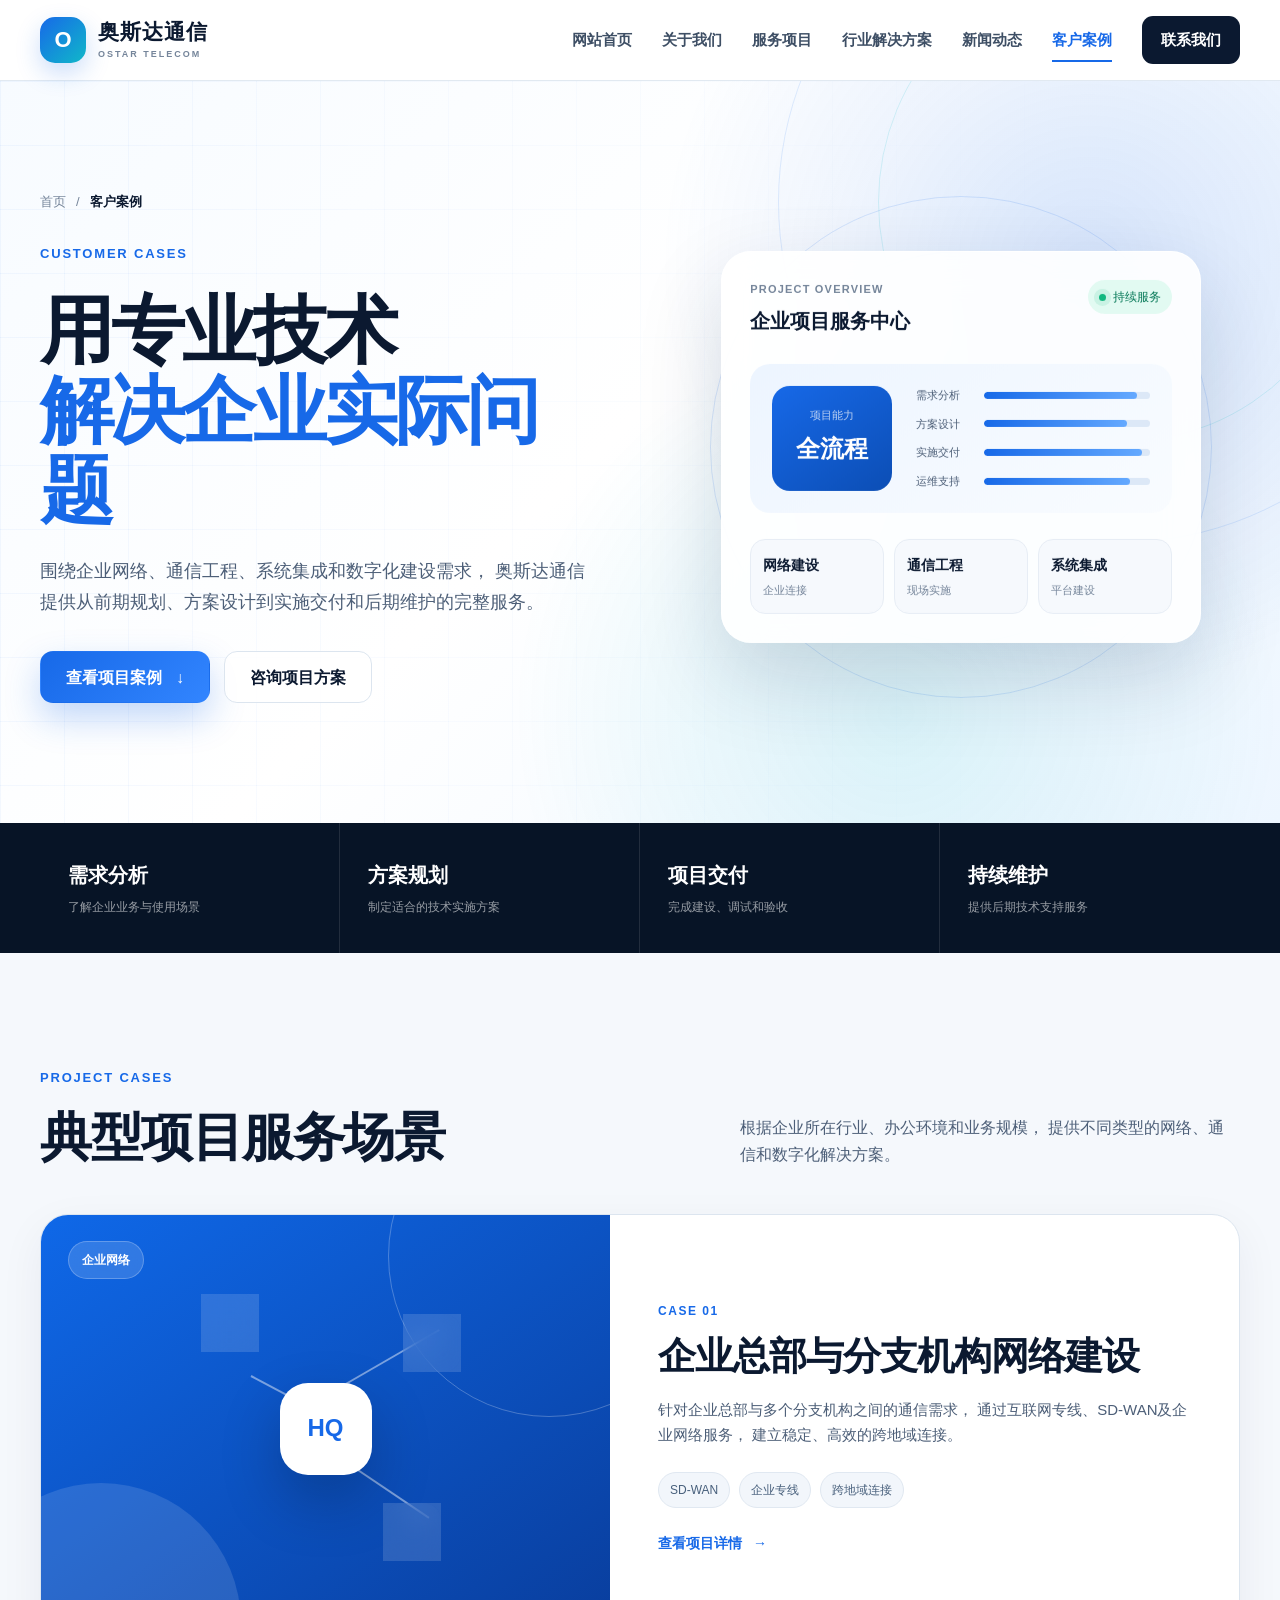
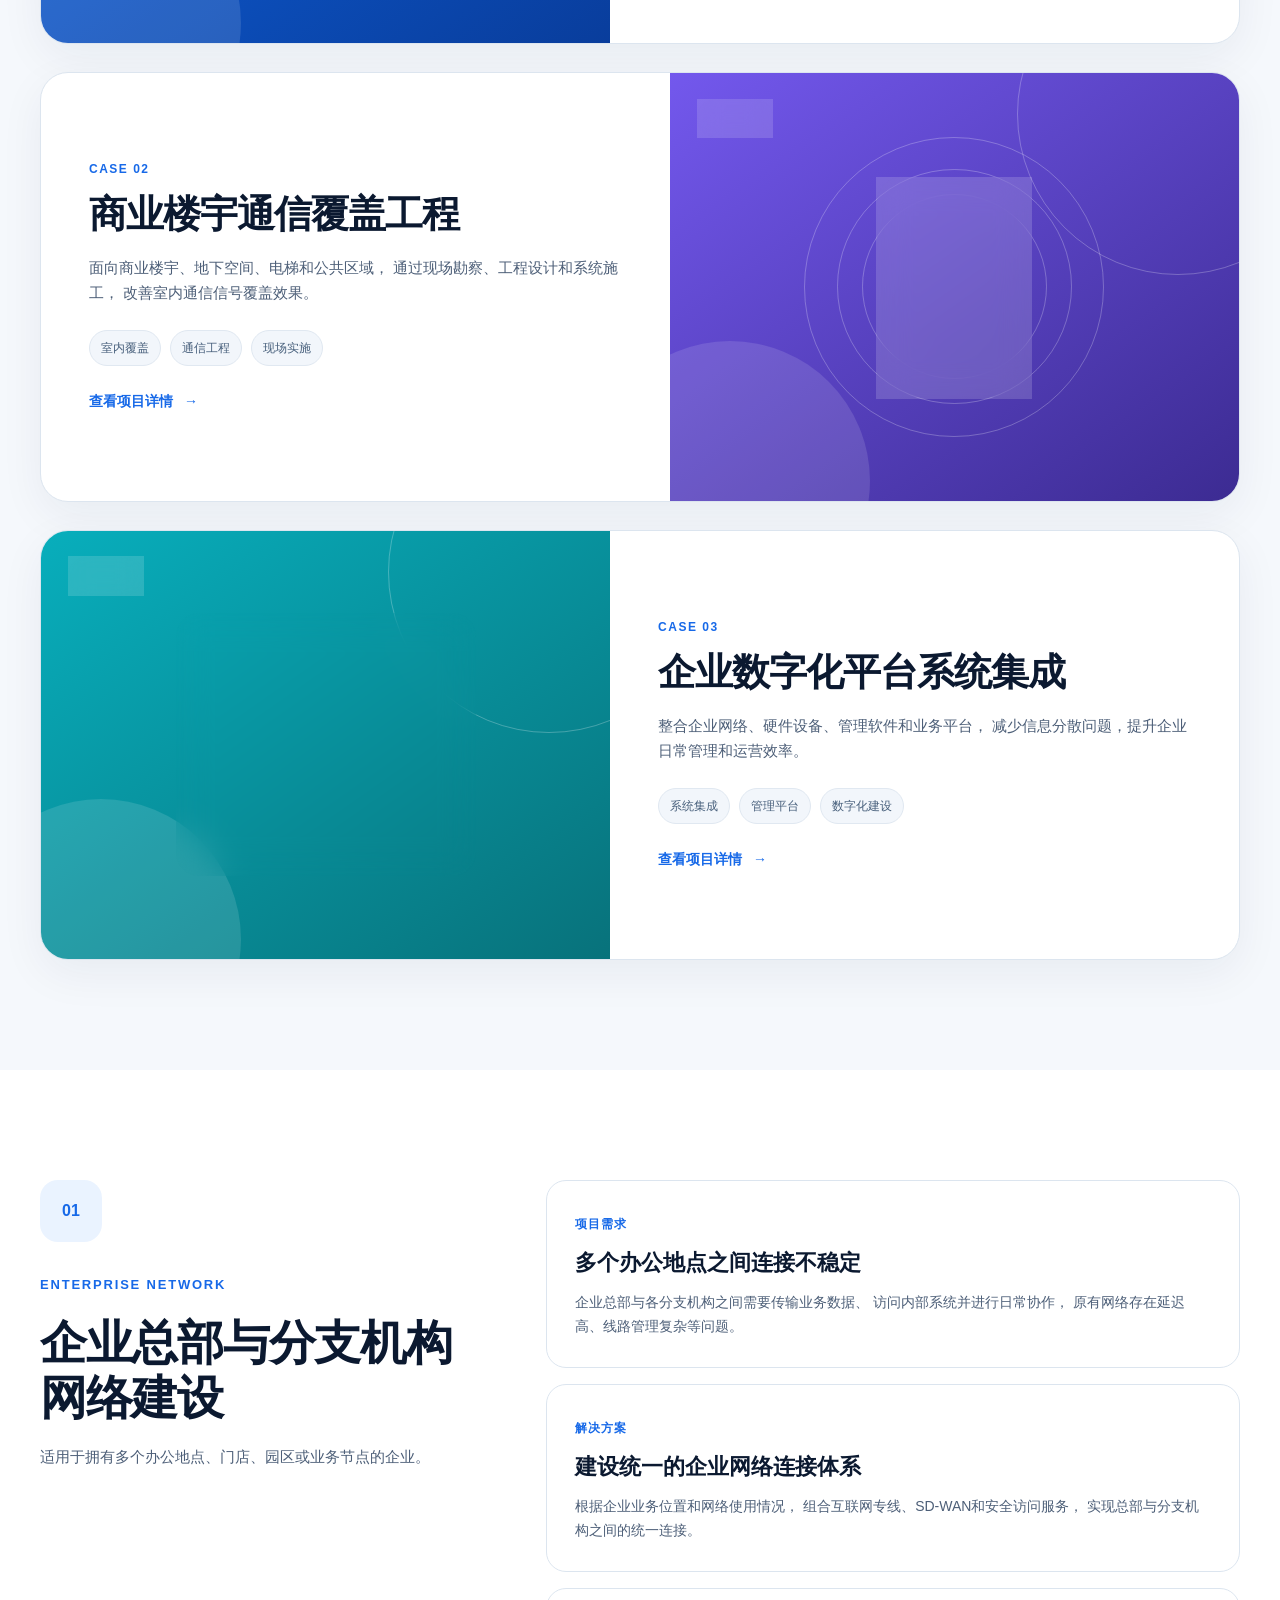
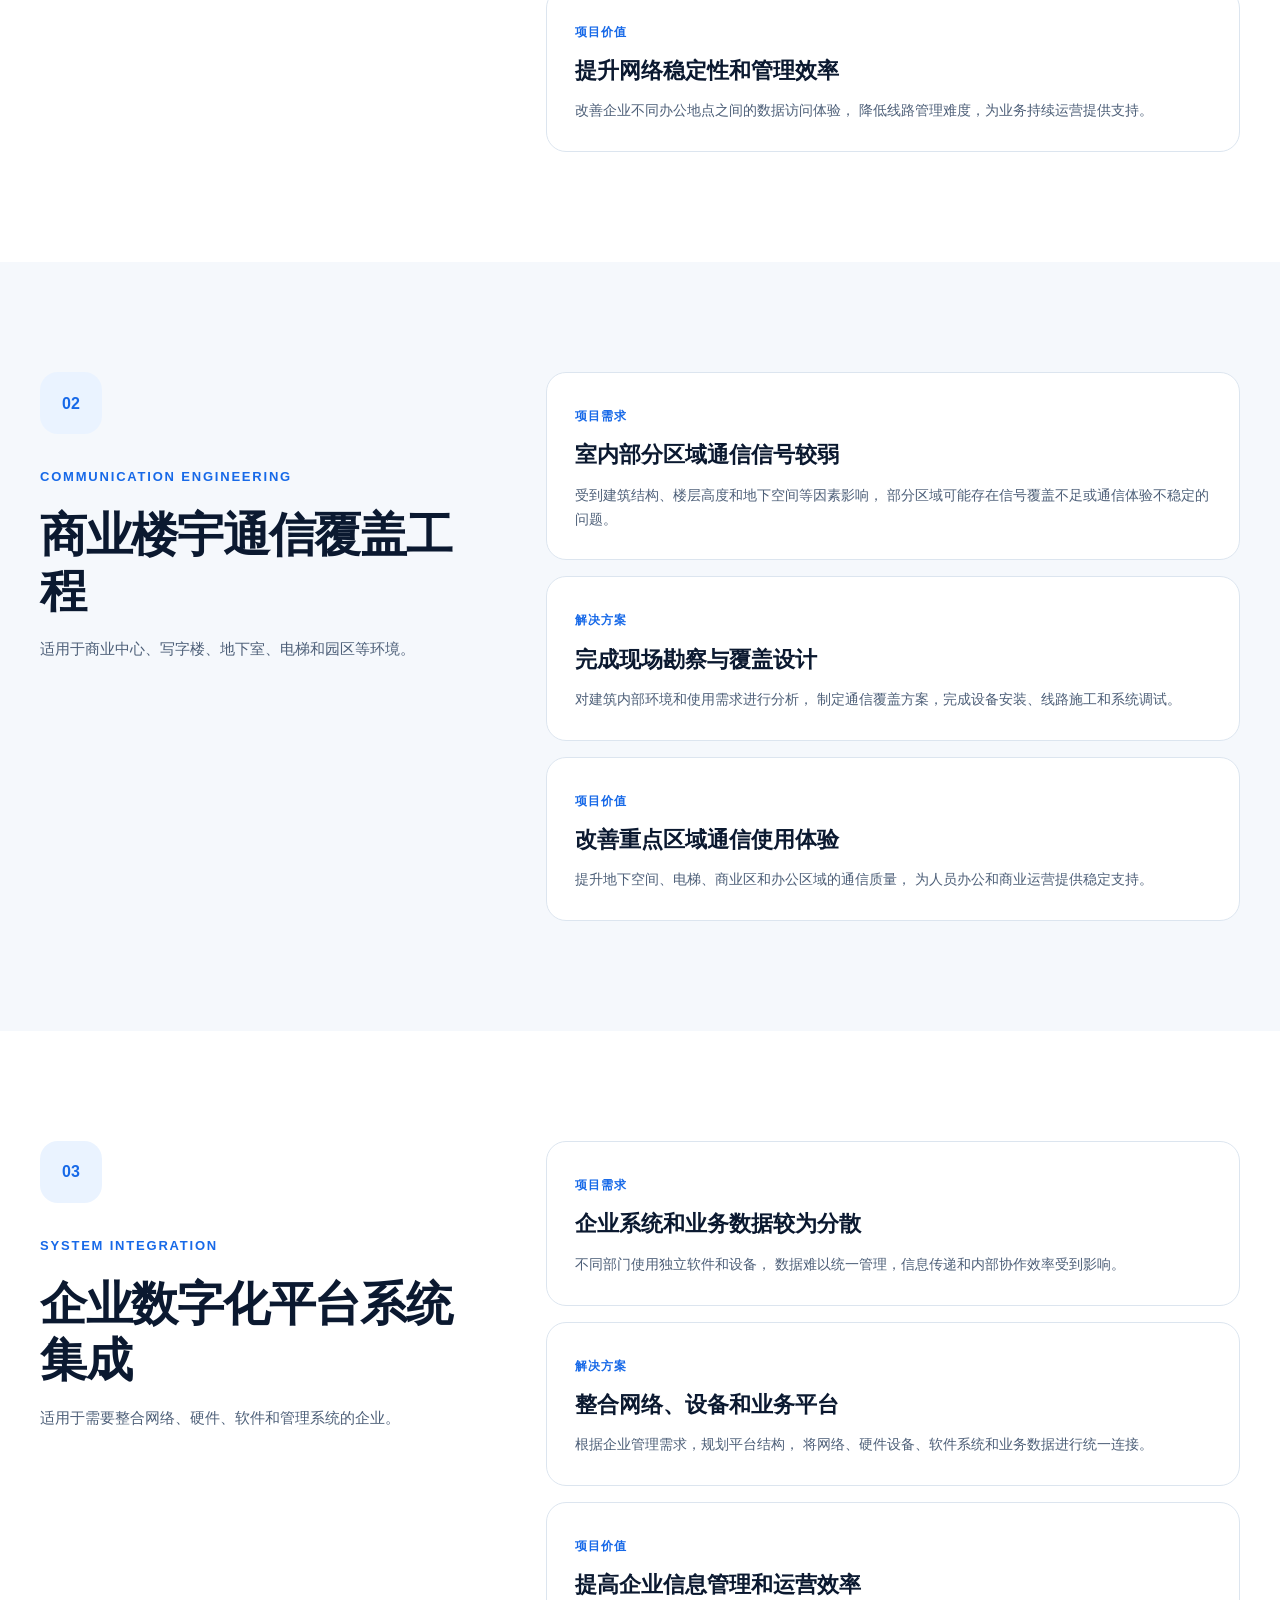
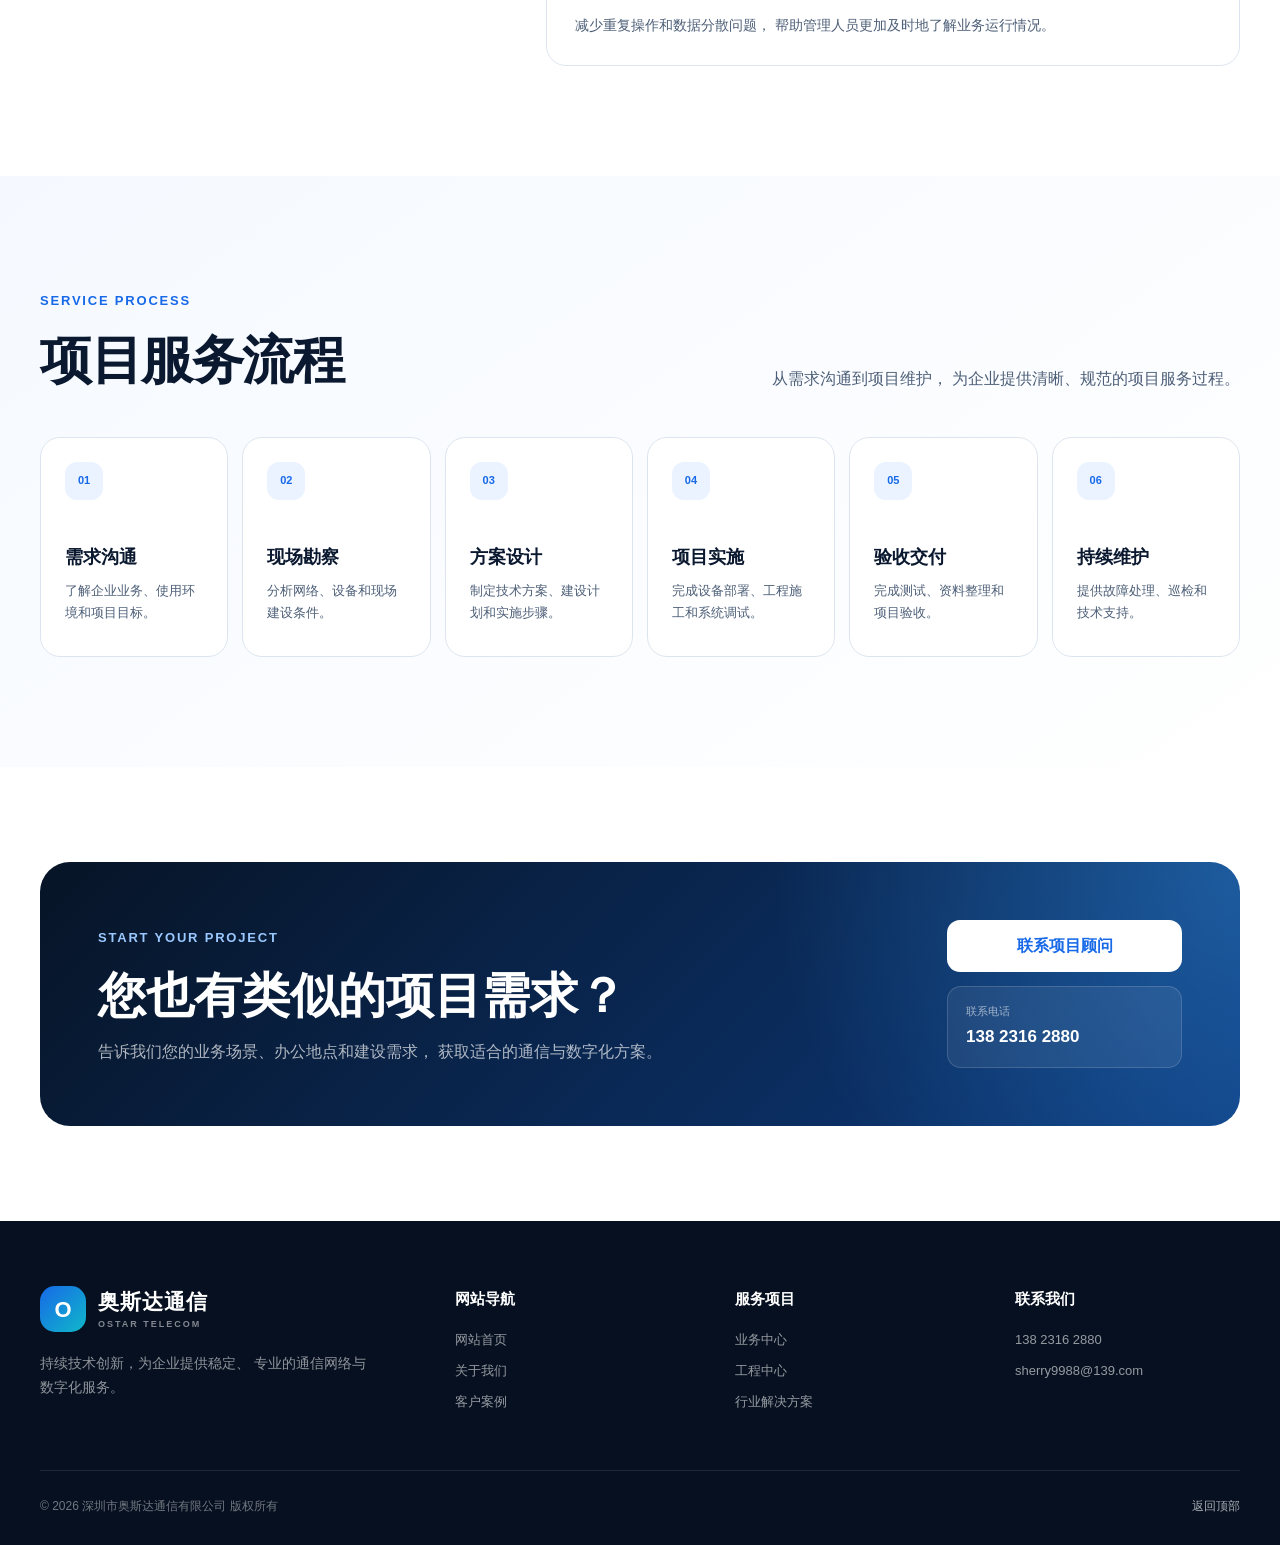
<file: cases.html>
<!DOCTYPE html>
<html lang="zh-CN">

<head>
    <meta charset="UTF-8">

    <meta
        name="viewport"
        content="width=device-width, initial-scale=1.0"
    >

    <meta
        name="description"
        content="奥斯达通信客户案例，展示企业网络建设、通信工程、系统集成与数字化服务案例。"
    >

    <title>客户案例｜奥斯达通信</title>

    <!-- 使用首页的公共样式 -->
    <link
        rel="stylesheet"
        href="css/style.css"
    >

    <!-- 下一步建立客户案例专用样式 -->
    <link
        rel="stylesheet"
        href="css/cases.css"
    >
</head>

<body>

    <!-- 顶部导航 -->
    <header class="site-header">

        <div class="container header-inner">

            <a
                class="brand"
                href="index.html"
                aria-label="返回奥斯达通信首页"
            >
                <span class="brand-mark">O</span>

                <span class="brand-text">
                    <strong>奥斯达通信</strong>
                    <small>OSTAR TELECOM</small>
                </span>
            </a>


            <nav
                class="main-nav"
                id="mainNav"
                aria-label="主要导航"
            >
                <a href="index.html">
                    网站首页
                </a>

                <a href="index.html#about">
                    关于我们
                </a>

                <a href="index.html#services">
                    服务项目
                </a>

                <a href="index.html#solutions">
                    行业解决方案
                </a>

                <a href="index.html#news">
                    新闻动态
                </a>

                <a
                    class="active"
                    href="cases.html"
                >
                    客户案例
                </a>

                <a
                    class="nav-contact"
                    href="index.html#contact"
                >
                    联系我们
                </a>
            </nav>


            <button
                class="menu-toggle"
                id="menuToggle"
                type="button"
                aria-label="打开导航菜单"
                aria-expanded="false"
                aria-controls="mainNav"
            >
                <span></span>
                <span></span>
                <span></span>
            </button>

        </div>

    </header>


    <main>

        <!-- 客户案例首屏 -->
        <section class="cases-hero">

            <div class="cases-hero-decoration"></div>

            <div class="container cases-hero-layout">

                <div class="cases-hero-content">

                    <div class="cases-breadcrumb">
                        <a href="index.html">首页</a>
                        <span>/</span>
                        <strong>客户案例</strong>
                    </div>

                    <span class="section-label">
                        CUSTOMER CASES
                    </span>

                    <h1>
                        用专业技术
                        <br>
                        <em>解决企业实际问题</em>
                    </h1>

                    <p>
                        围绕企业网络、通信工程、系统集成和数字化建设需求，
                        奥斯达通信提供从前期规划、方案设计到实施交付和后期维护的完整服务。
                    </p>

                    <div class="cases-hero-actions">

                        <a
                            class="button button-primary"
                            href="#caseList"
                        >
                            查看项目案例
                            <span>↓</span>
                        </a>

                        <a
                            class="button button-secondary"
                            href="index.html#contact"
                        >
                            咨询项目方案
                        </a>

                    </div>

                </div>


                <!-- 右侧现代化案例面板 -->
                <div class="cases-hero-visual">

                    <div class="case-dashboard">

                        <div class="case-dashboard-header">

                            <div>
                                <small>PROJECT OVERVIEW</small>
                                <strong>企业项目服务中心</strong>
                            </div>

                            <span class="case-status">
                                持续服务
                            </span>

                        </div>


                        <div class="case-dashboard-main">

                            <div class="dashboard-main-number">
                                <span>项目能力</span>
                                <strong>全流程</strong>
                            </div>

                            <div class="dashboard-progress">

                                <div>
                                    <span>需求分析</span>
                                    <i>
                                        <b style="width: 92%;"></b>
                                    </i>
                                </div>

                                <div>
                                    <span>方案设计</span>
                                    <i>
                                        <b style="width: 86%;"></b>
                                    </i>
                                </div>

                                <div>
                                    <span>实施交付</span>
                                    <i>
                                        <b style="width: 95%;"></b>
                                    </i>
                                </div>

                                <div>
                                    <span>运维支持</span>
                                    <i>
                                        <b style="width: 88%;"></b>
                                    </i>
                                </div>

                            </div>

                        </div>


                        <div class="case-dashboard-footer">

                            <div>
                                <strong>网络建设</strong>
                                <span>企业连接</span>
                            </div>

                            <div>
                                <strong>通信工程</strong>
                                <span>现场实施</span>
                            </div>

                            <div>
                                <strong>系统集成</strong>
                                <span>平台建设</span>
                            </div>

                        </div>

                    </div>

                </div>

            </div>

        </section>


        <!-- 案例能力概览 -->
        <section class="case-data-section">

            <div class="container case-data-grid">

                <div>
                    <strong>需求分析</strong>
                    <span>了解企业业务与使用场景</span>
                </div>

                <div>
                    <strong>方案规划</strong>
                    <span>制定适合的技术实施方案</span>
                </div>

                <div>
                    <strong>项目交付</strong>
                    <span>完成建设、调试和验收</span>
                </div>

                <div>
                    <strong>持续维护</strong>
                    <span>提供后期技术支持服务</span>
                </div>

            </div>

        </section>


        <!-- 项目案例列表 -->
        <section
            class="section case-list-section"
            id="caseList"
        >

            <div class="container">

                <div class="case-section-heading reveal">

                    <div>
                        <span class="section-label">
                            PROJECT CASES
                        </span>

                        <h2>
                            典型项目服务场景
                        </h2>
                    </div>

                    <p>
                        根据企业所在行业、办公环境和业务规模，
                        提供不同类型的网络、通信和数字化解决方案。
                    </p>

                </div>


                <div class="modern-case-grid">

                    <!-- 案例一 -->
                    <article class="modern-case-card reveal">

                        <div class="modern-case-image case-image-network">

                            <span class="case-category">
                                企业网络
                            </span>

                            <div class="network-graphic">

                                <span class="network-center">
                                    HQ
                                </span>

                                <span class="network-point point-one">
                                    01
                                </span>

                                <span class="network-point point-two">
                                    02
                                </span>

                                <span class="network-point point-three">
                                    03
                                </span>

                                <i class="network-line line-one"></i>
                                <i class="network-line line-two"></i>
                                <i class="network-line line-three"></i>

                            </div>

                        </div>


                        <div class="modern-case-content">

                            <div class="case-number">
                                CASE 01
                            </div>

                            <h3>
                                企业总部与分支机构网络建设
                            </h3>

                            <p>
                                针对企业总部与多个分支机构之间的通信需求，
                                通过互联网专线、SD-WAN及企业网络服务，
                                建立稳定、高效的跨地域连接。
                            </p>

                            <div class="case-tags">
                                <span>SD-WAN</span>
                                <span>企业专线</span>
                                <span>跨地域连接</span>
                            </div>

                            <a
                                class="case-detail-link"
                                href="#networkCase"
                            >
                                查看项目详情
                                <span>→</span>
                            </a>

                        </div>

                    </article>


                    <!-- 案例二 -->
                    <article class="modern-case-card reveal">

                        <div class="modern-case-image case-image-building">

                            <span class="case-category">
                                通信工程
                            </span>

                            <div class="building-graphic">

                                <div class="building-main">
                                    <i></i>
                                    <i></i>
                                    <i></i>
                                    <i></i>
                                    <i></i>
                                    <i></i>
                                </div>

                                <div class="signal-circle signal-one"></div>
                                <div class="signal-circle signal-two"></div>
                                <div class="signal-circle signal-three"></div>

                            </div>

                        </div>


                        <div class="modern-case-content">

                            <div class="case-number">
                                CASE 02
                            </div>

                            <h3>
                                商业楼宇通信覆盖工程
                            </h3>

                            <p>
                                面向商业楼宇、地下空间、电梯和公共区域，
                                通过现场勘察、工程设计和系统施工，
                                改善室内通信信号覆盖效果。
                            </p>

                            <div class="case-tags">
                                <span>室内覆盖</span>
                                <span>通信工程</span>
                                <span>现场实施</span>
                            </div>

                            <a
                                class="case-detail-link"
                                href="#buildingCase"
                            >
                                查看项目详情
                                <span>→</span>
                            </a>

                        </div>

                    </article>


                    <!-- 案例三 -->
                    <article class="modern-case-card reveal">

                        <div class="modern-case-image case-image-platform">

                            <span class="case-category">
                                系统集成
                            </span>

                            <div class="platform-graphic">

                                <div class="platform-window">

                                    <div class="platform-top">
                                        <i></i>
                                        <i></i>
                                        <i></i>
                                    </div>

                                    <div class="platform-content">

                                        <span></span>
                                        <span></span>
                                        <span></span>

                                        <b></b>
                                        <b></b>

                                    </div>

                                </div>

                            </div>

                        </div>


                        <div class="modern-case-content">

                            <div class="case-number">
                                CASE 03
                            </div>

                            <h3>
                                企业数字化平台系统集成
                            </h3>

                            <p>
                                整合企业网络、硬件设备、管理软件和业务平台，
                                减少信息分散问题，提升企业日常管理和运营效率。
                            </p>

                            <div class="case-tags">
                                <span>系统集成</span>
                                <span>管理平台</span>
                                <span>数字化建设</span>
                            </div>

                            <a
                                class="case-detail-link"
                                href="#platformCase"
                            >
                                查看项目详情
                                <span>→</span>
                            </a>

                        </div>

                    </article>

                </div>

            </div>

        </section>


        <!-- 案例详情一 -->
        <section
            class="section case-detail-section"
            id="networkCase"
        >

            <div class="container case-detail-layout">

                <div class="case-detail-heading reveal">

                    <span class="case-detail-number">
                        01
                    </span>

                    <span class="section-label">
                        ENTERPRISE NETWORK
                    </span>

                    <h2>
                        企业总部与分支机构网络建设
                    </h2>

                    <p>
                        适用于拥有多个办公地点、门店、园区或业务节点的企业。
                    </p>

                </div>


                <div class="case-detail-content reveal">

                    <article>

                        <span>项目需求</span>

                        <h3>
                            多个办公地点之间连接不稳定
                        </h3>

                        <p>
                            企业总部与各分支机构之间需要传输业务数据、
                            访问内部系统并进行日常协作，
                            原有网络存在延迟高、线路管理复杂等问题。
                        </p>

                    </article>

                    <article>

                        <span>解决方案</span>

                        <h3>
                            建设统一的企业网络连接体系
                        </h3>

                        <p>
                            根据企业业务位置和网络使用情况，
                            组合互联网专线、SD-WAN和安全访问服务，
                            实现总部与分支机构之间的统一连接。
                        </p>

                    </article>

                    <article>

                        <span>项目价值</span>

                        <h3>
                            提升网络稳定性和管理效率
                        </h3>

                        <p>
                            改善企业不同办公地点之间的数据访问体验，
                            降低线路管理难度，为业务持续运营提供支持。
                        </p>

                    </article>

                </div>

            </div>

        </section>


        <!-- 案例详情二 -->
        <section
            class="section case-detail-section case-detail-light"
            id="buildingCase"
        >

            <div class="container case-detail-layout">

                <div class="case-detail-heading reveal">

                    <span class="case-detail-number">
                        02
                    </span>

                    <span class="section-label">
                        COMMUNICATION ENGINEERING
                    </span>

                    <h2>
                        商业楼宇通信覆盖工程
                    </h2>

                    <p>
                        适用于商业中心、写字楼、地下室、电梯和园区等环境。
                    </p>

                </div>


                <div class="case-detail-content reveal">

                    <article>

                        <span>项目需求</span>

                        <h3>
                            室内部分区域通信信号较弱
                        </h3>

                        <p>
                            受到建筑结构、楼层高度和地下空间等因素影响，
                            部分区域可能存在信号覆盖不足或通信体验不稳定的问题。
                        </p>

                    </article>

                    <article>

                        <span>解决方案</span>

                        <h3>
                            完成现场勘察与覆盖设计
                        </h3>

                        <p>
                            对建筑内部环境和使用需求进行分析，
                            制定通信覆盖方案，完成设备安装、线路施工和系统调试。
                        </p>

                    </article>

                    <article>

                        <span>项目价值</span>

                        <h3>
                            改善重点区域通信使用体验
                        </h3>

                        <p>
                            提升地下空间、电梯、商业区和办公区域的通信质量，
                            为人员办公和商业运营提供稳定支持。
                        </p>

                    </article>

                </div>

            </div>

        </section>


        <!-- 案例详情三 -->
        <section
            class="section case-detail-section"
            id="platformCase"
        >

            <div class="container case-detail-layout">

                <div class="case-detail-heading reveal">

                    <span class="case-detail-number">
                        03
                    </span>

                    <span class="section-label">
                        SYSTEM INTEGRATION
                    </span>

                    <h2>
                        企业数字化平台系统集成
                    </h2>

                    <p>
                        适用于需要整合网络、硬件、软件和管理系统的企业。
                    </p>

                </div>


                <div class="case-detail-content reveal">

                    <article>

                        <span>项目需求</span>

                        <h3>
                            企业系统和业务数据较为分散
                        </h3>

                        <p>
                            不同部门使用独立软件和设备，
                            数据难以统一管理，信息传递和内部协作效率受到影响。
                        </p>

                    </article>

                    <article>

                        <span>解决方案</span>

                        <h3>
                            整合网络、设备和业务平台
                        </h3>

                        <p>
                            根据企业管理需求，规划平台结构，
                            将网络、硬件设备、软件系统和业务数据进行统一连接。
                        </p>

                    </article>

                    <article>

                        <span>项目价值</span>

                        <h3>
                            提高企业信息管理和运营效率
                        </h3>

                        <p>
                            减少重复操作和数据分散问题，
                            帮助管理人员更加及时地了解业务运行情况。
                        </p>

                    </article>

                </div>

            </div>

        </section>


        <!-- 项目流程 -->
        <section class="section case-process-section">

            <div class="container">

                <div class="case-section-heading reveal">

                    <div>
                        <span class="section-label">
                            SERVICE PROCESS
                        </span>

                        <h2>
                            项目服务流程
                        </h2>
                    </div>

                    <p>
                        从需求沟通到项目维护，
                        为企业提供清晰、规范的项目服务过程。
                    </p>

                </div>


                <div class="case-process-grid">

                    <article class="reveal">
                        <span>01</span>
                        <h3>需求沟通</h3>
                        <p>
                            了解企业业务、使用环境和项目目标。
                        </p>
                    </article>

                    <article class="reveal">
                        <span>02</span>
                        <h3>现场勘察</h3>
                        <p>
                            分析网络、设备和现场建设条件。
                        </p>
                    </article>

                    <article class="reveal">
                        <span>03</span>
                        <h3>方案设计</h3>
                        <p>
                            制定技术方案、建设计划和实施步骤。
                        </p>
                    </article>

                    <article class="reveal">
                        <span>04</span>
                        <h3>项目实施</h3>
                        <p>
                            完成设备部署、工程施工和系统调试。
                        </p>
                    </article>

                    <article class="reveal">
                        <span>05</span>
                        <h3>验收交付</h3>
                        <p>
                            完成测试、资料整理和项目验收。
                        </p>
                    </article>

                    <article class="reveal">
                        <span>06</span>
                        <h3>持续维护</h3>
                        <p>
                            提供故障处理、巡检和技术支持。
                        </p>
                    </article>

                </div>

            </div>

        </section>


        <!-- 联系行动区域 -->
        <section class="case-contact-section">

            <div class="container case-contact-box reveal">

                <div>

                    <span class="section-label section-label-light">
                        START YOUR PROJECT
                    </span>

                    <h2>
                        您也有类似的项目需求？
                    </h2>

                    <p>
                        告诉我们您的业务场景、办公地点和建设需求，
                        获取适合的通信与数字化方案。
                    </p>

                </div>


                <div class="case-contact-actions">

                    <a
                        class="button case-white-button"
                        href="index.html#contact"
                    >
                        联系项目顾问
                    </a>

                    <a
                        class="case-phone"
                        href="tel:13823162880"
                    >
                        <small>联系电话</small>
                        <strong>138 2316 2880</strong>
                    </a>

                </div>

            </div>

        </section>

    </main>


    <!-- 页脚 -->
    <footer class="site-footer">

        <div class="container footer-grid">

            <div class="footer-brand">

                <a
                    class="brand footer-logo"
                    href="index.html"
                >
                    <span class="brand-mark">O</span>

                    <span class="brand-text">
                        <strong>奥斯达通信</strong>
                        <small>OSTAR TELECOM</small>
                    </span>
                </a>

                <p>
                    持续技术创新，为企业提供稳定、
                    专业的通信网络与数字化服务。
                </p>

            </div>


            <div class="footer-column">

                <h3>网站导航</h3>

                <a href="index.html">网站首页</a>
                <a href="index.html#about">关于我们</a>
                <a href="cases.html">客户案例</a>

            </div>


            <div class="footer-column">

                <h3>服务项目</h3>

                <a href="index.html#services">业务中心</a>
                <a href="index.html#services">工程中心</a>
                <a href="index.html#solutions">行业解决方案</a>

            </div>


            <div class="footer-column">

                <h3>联系我们</h3>

                <a href="tel:13823162880">
                    138 2316 2880
                </a>

                <a href="mailto:sherry9988@139.com">
                    sherry9988@139.com
                </a>

            </div>

        </div>


        <div class="container footer-bottom">

            <p>
                ©
                <span id="currentYear">2026</span>
                深圳市奥斯达通信有限公司 版权所有
            </p>

            <a href="#">
                返回顶部
            </a>

        </div>

    </footer>


    <script
        src="js/main.js"
        defer
    ></script>

</body>

</html>
</file>
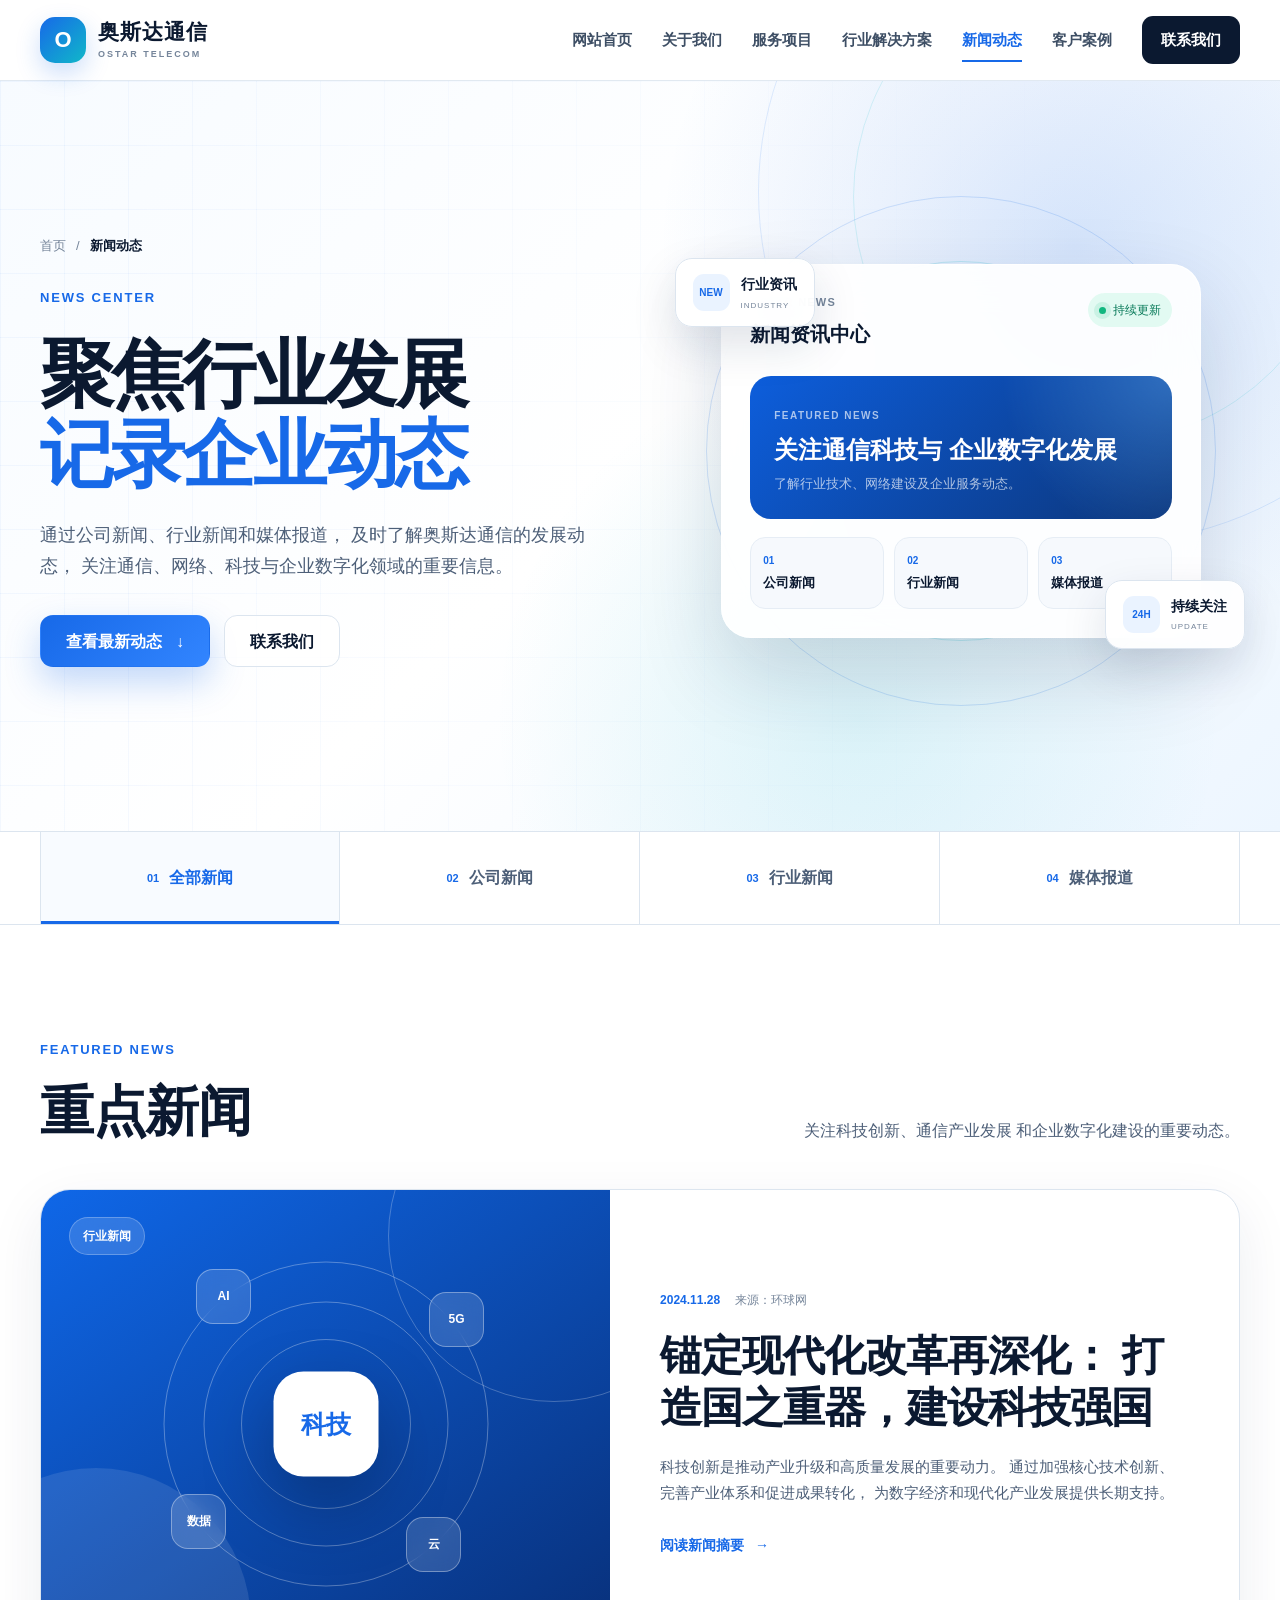
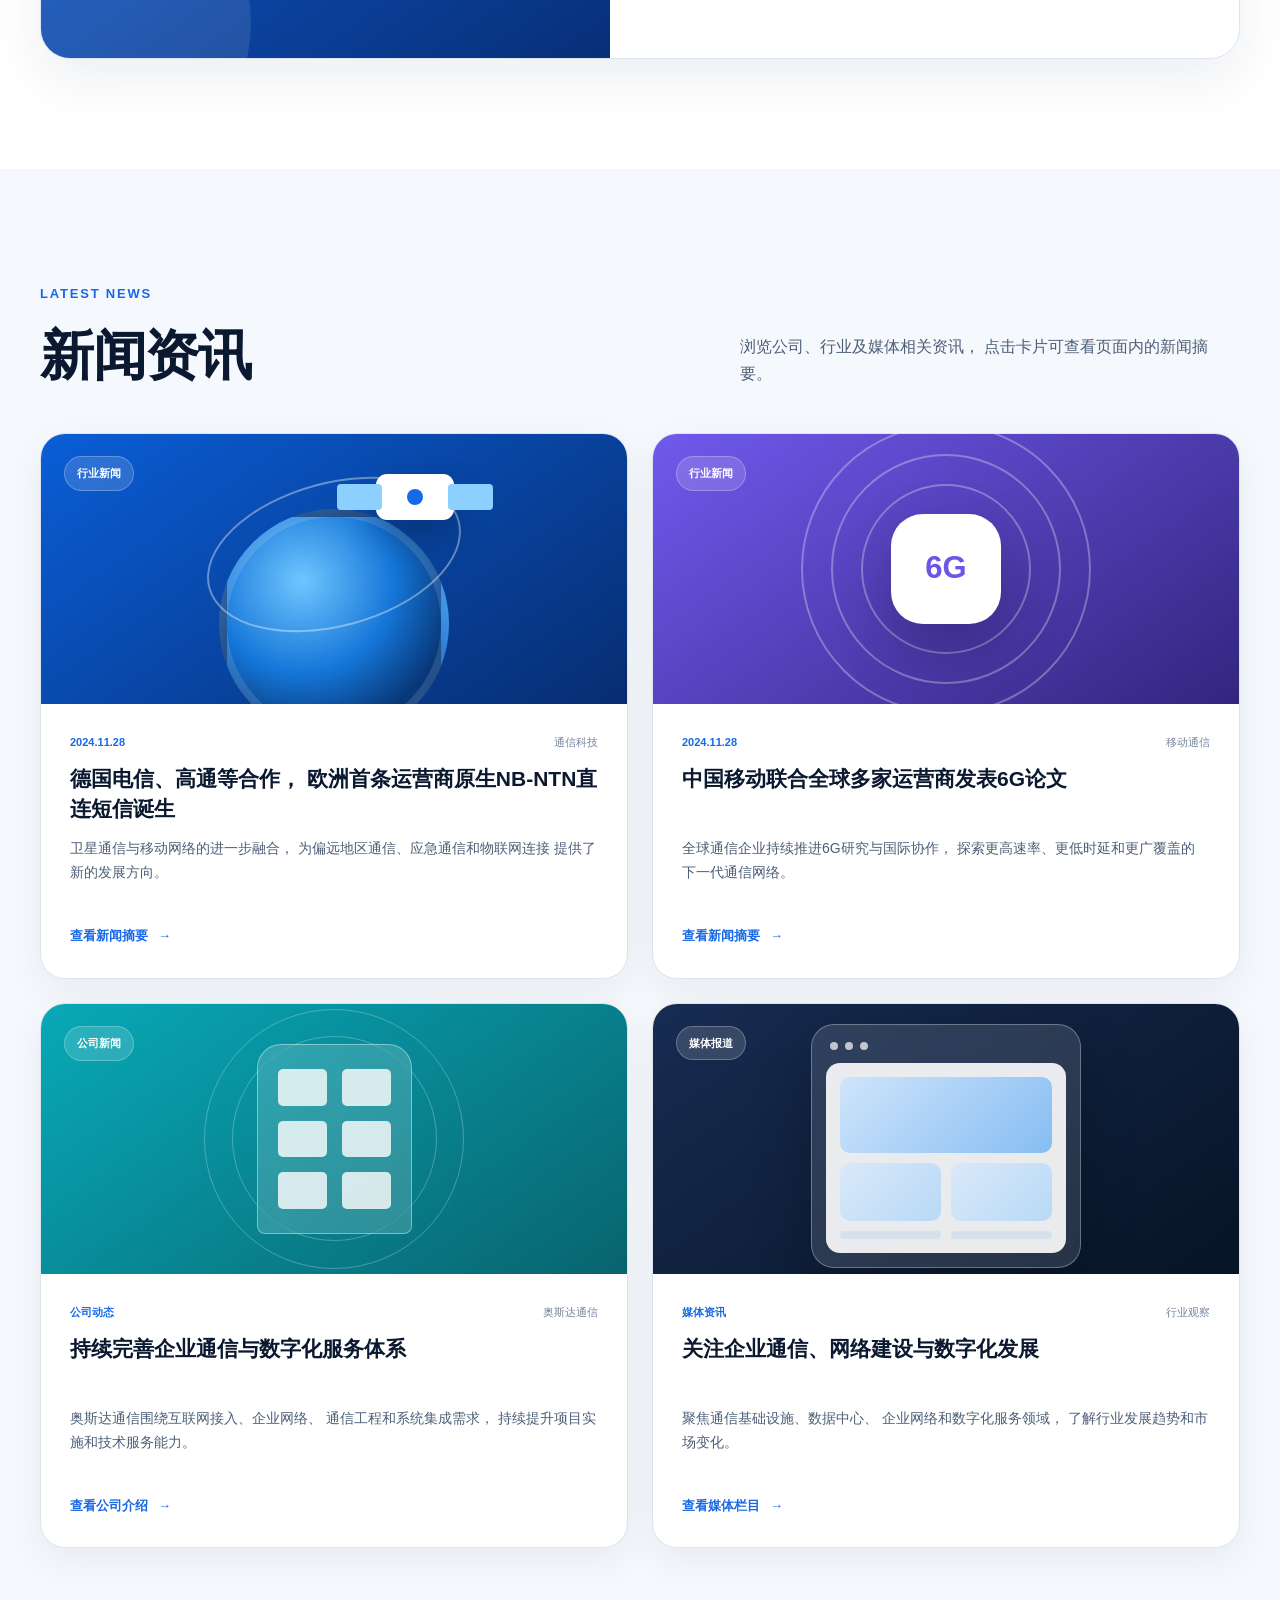
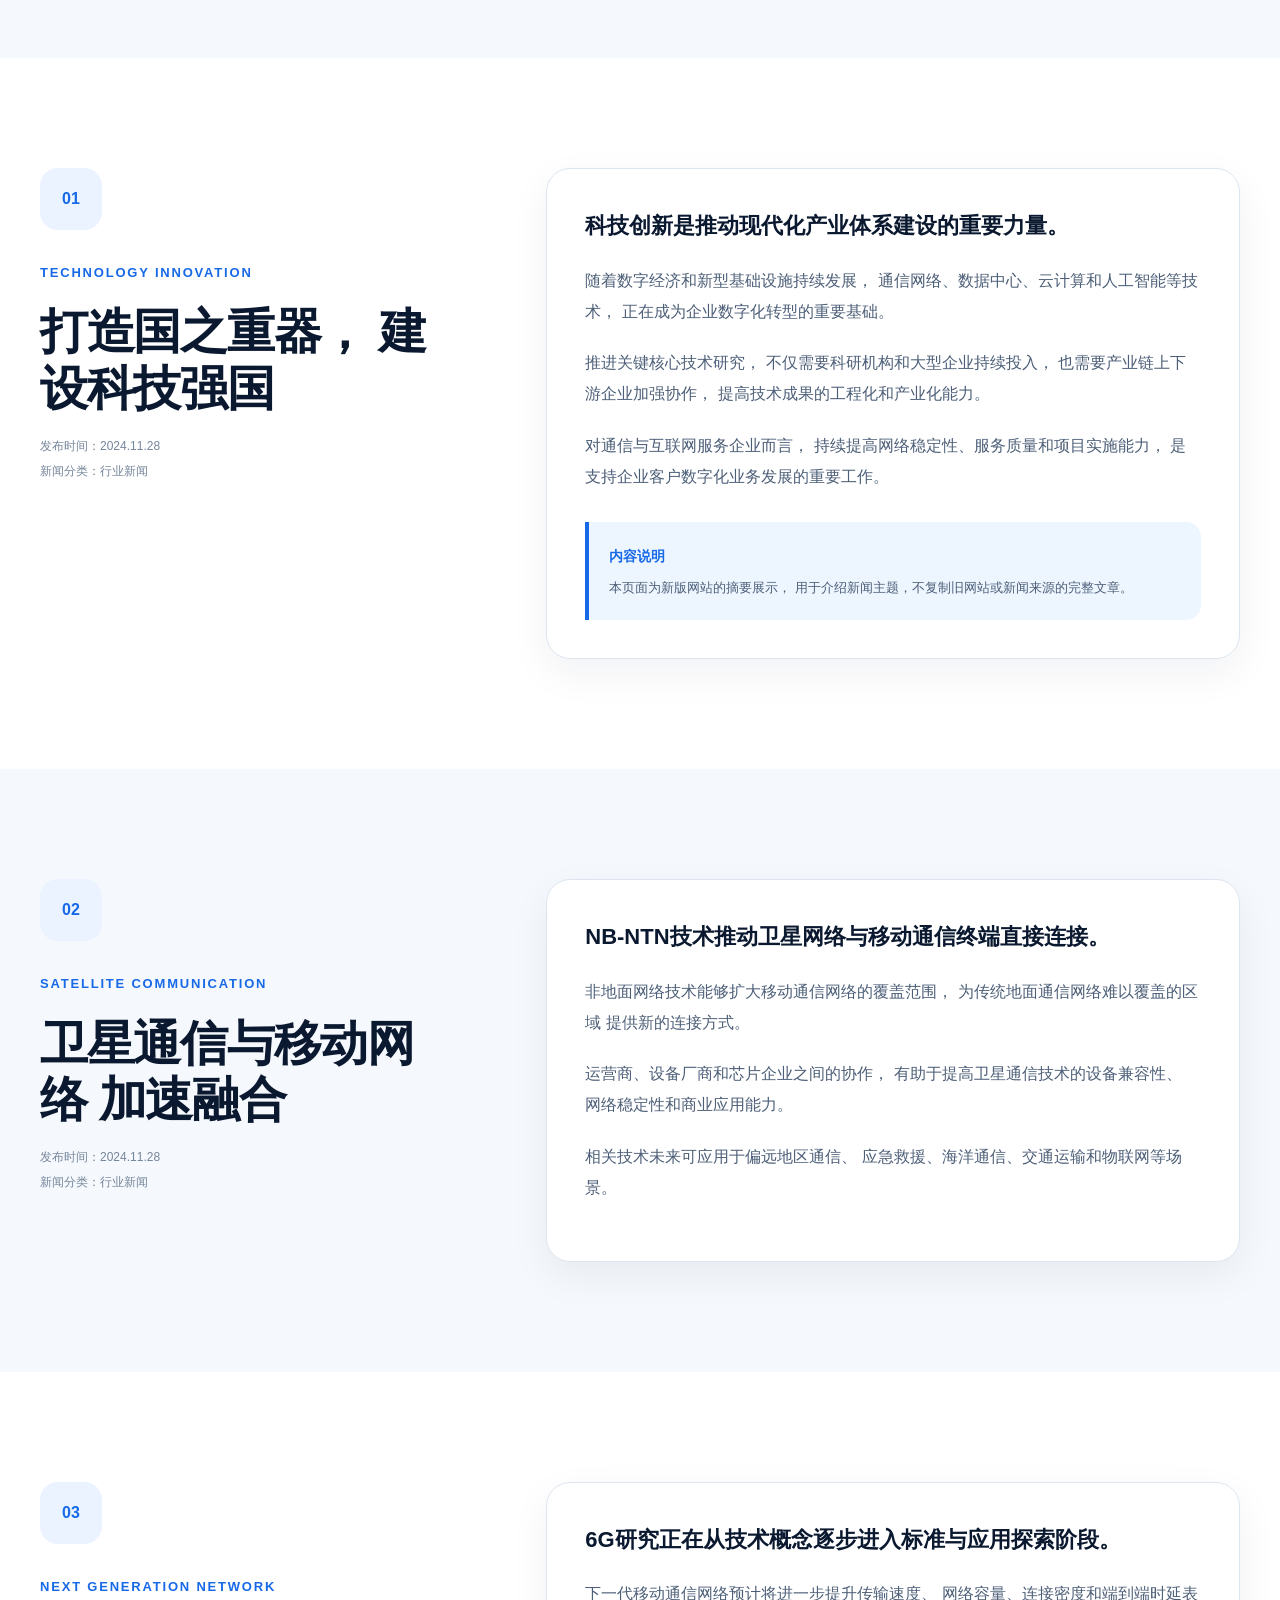
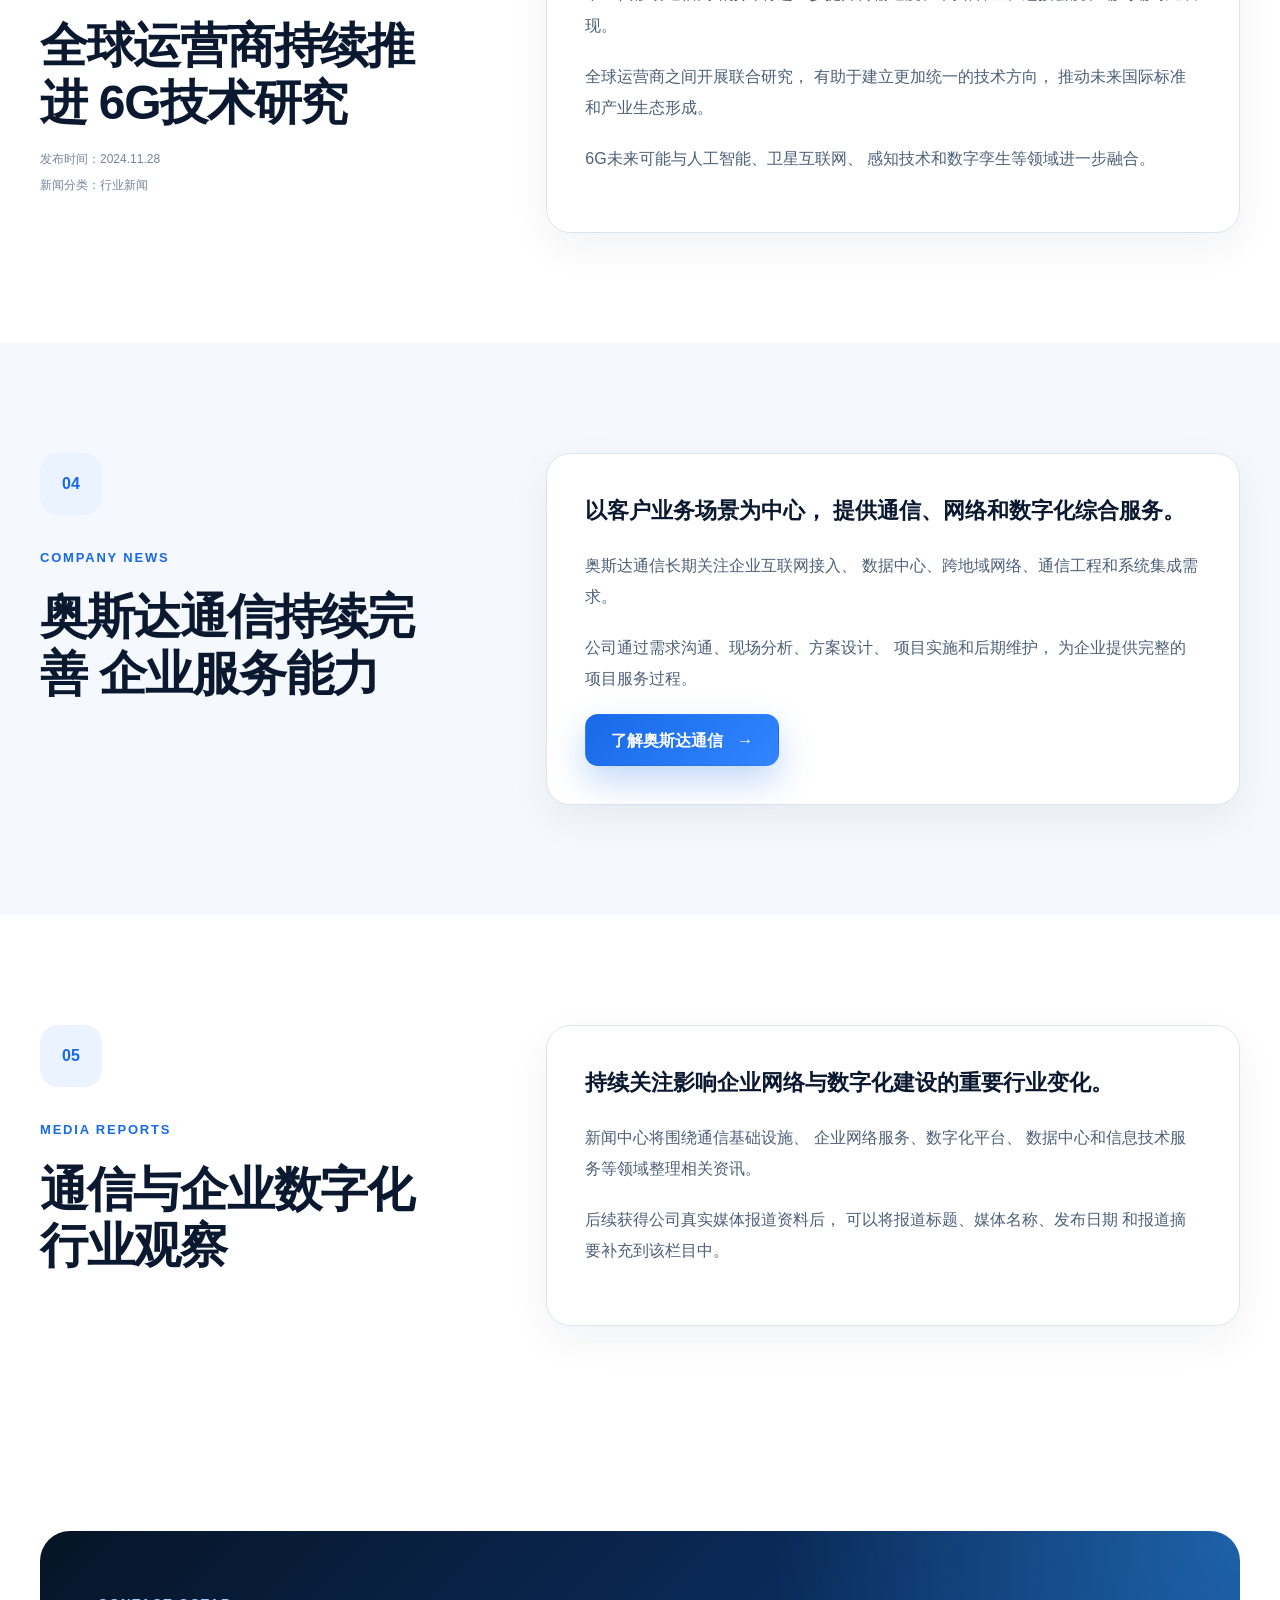
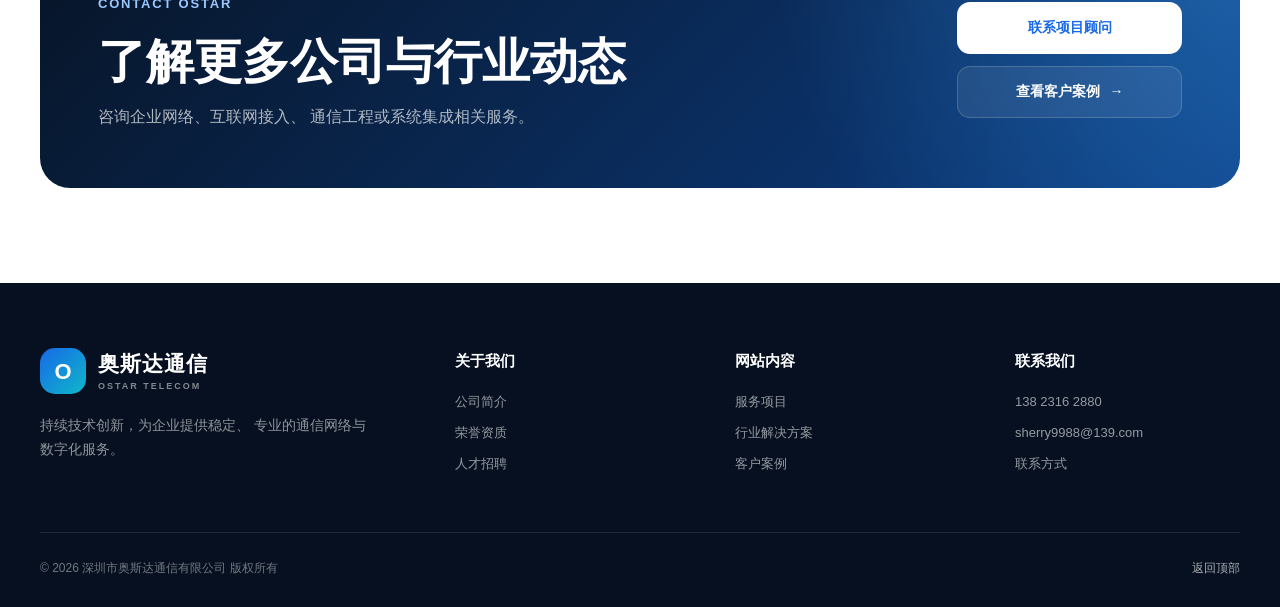
<file: news.html>
<!DOCTYPE html>
<html lang="zh-CN">

<head>
    <meta charset="UTF-8">

    <meta
        name="viewport"
        content="width=device-width, initial-scale=1.0"
    >

    <meta
        name="description"
        content="奥斯达通信新闻中心，展示公司新闻、行业新闻与媒体报道。"
    >

    <title>新闻动态｜奥斯达通信</title>

    <!-- 网站公共样式 -->
    <link
        rel="stylesheet"
        href="css/style.css"
    >

    <!-- 新闻页面专用样式 -->
    <link
        rel="stylesheet"
        href="css/news.css"
    >
</head>

<body>

    <!-- ========================================
         1. 顶部导航栏
    ========================================= -->

    <header class="site-header">

        <div class="container header-inner">

            <a
                class="brand"
                href="index.html"
                aria-label="返回奥斯达通信首页"
            >
                <span class="brand-mark">O</span>

                <span class="brand-text">
                    <strong>奥斯达通信</strong>
                    <small>OSTAR TELECOM</small>
                </span>
            </a>


            <nav
                class="main-nav"
                id="mainNav"
                aria-label="主要导航"
            >

                <a href="index.html">
                    网站首页
                </a>

                <a href="about.html">
                    关于我们
                </a>

                <a href="index.html#services">
                    服务项目
                </a>

                <a href="index.html#solutions">
                    行业解决方案
                </a>

                <a
                    class="active"
                    href="news.html"
                >
                    新闻动态
                </a>

                <a href="cases.html">
                    客户案例
                </a>

                <a
                    class="nav-contact"
                    href="index.html#contact"
                >
                    联系我们
                </a>

            </nav>


            <button
                class="menu-toggle"
                id="menuToggle"
                type="button"
                aria-label="打开导航菜单"
                aria-expanded="false"
                aria-controls="mainNav"
            >
                <span></span>
                <span></span>
                <span></span>
            </button>

        </div>

    </header>


    <main>

        <!-- ========================================
             2. 新闻页面首屏
        ========================================= -->

        <section class="news-page-hero">

            <div class="news-hero-grid"></div>

            <div class="container news-page-hero-layout">

                <div class="news-page-hero-content">

                    <div class="news-breadcrumb">

                        <a href="index.html">
                            首页
                        </a>

                        <span>/</span>

                        <strong>
                            新闻动态
                        </strong>

                    </div>


                    <span class="section-label">
                        NEWS CENTER
                    </span>


                    <h1>
                        聚焦行业发展
                        <br>

                        <em>
                            记录企业动态
                        </em>
                    </h1>


                    <p>
                        通过公司新闻、行业新闻和媒体报道，
                        及时了解奥斯达通信的发展动态，
                        关注通信、网络、科技与企业数字化领域的重要信息。
                    </p>


                    <div class="news-hero-actions">

                        <a
                            class="button button-primary"
                            href="#latestNews"
                        >
                            查看最新动态
                            <span>↓</span>
                        </a>

                        <a
                            class="button button-secondary"
                            href="index.html#contact"
                        >
                            联系我们
                        </a>

                    </div>

                </div>


                <!-- 右侧新闻视觉面板 -->
                <div class="news-page-hero-visual">

                    <div class="news-visual-orbit orbit-large"></div>
                    <div class="news-visual-orbit orbit-small"></div>

                    <div class="news-dashboard">

                        <div class="news-dashboard-header">

                            <div>
                                <small>OSTAR NEWS</small>
                                <strong>新闻资讯中心</strong>
                            </div>

                            <span class="news-dashboard-status">
                                持续更新
                            </span>

                        </div>


                        <div class="news-dashboard-feature">

                            <span class="dashboard-feature-label">
                                FEATURED NEWS
                            </span>

                            <h2>
                                关注通信科技与
                                企业数字化发展
                            </h2>

                            <p>
                                了解行业技术、网络建设及企业服务动态。
                            </p>

                        </div>


                        <div class="news-dashboard-categories">

                            <div>
                                <span>01</span>
                                <strong>公司新闻</strong>
                            </div>

                            <div>
                                <span>02</span>
                                <strong>行业新闻</strong>
                            </div>

                            <div>
                                <span>03</span>
                                <strong>媒体报道</strong>
                            </div>

                        </div>

                    </div>


                    <div class="news-floating-card floating-news-one">

                        <span>NEW</span>

                        <div>
                            <strong>行业资讯</strong>
                            <small>INDUSTRY</small>
                        </div>

                    </div>


                    <div class="news-floating-card floating-news-two">

                        <span>24H</span>

                        <div>
                            <strong>持续关注</strong>
                            <small>UPDATE</small>
                        </div>

                    </div>

                </div>

            </div>

        </section>


        <!-- ========================================
             3. 新闻分类导航
        ========================================= -->

        <section class="news-category-section">

            <div class="container news-category-navigation">

                <button
                    class="news-category-button active"
                    type="button"
                    data-news-category="all"
                >
                    <span>01</span>
                    全部新闻
                </button>

                <button
                    class="news-category-button"
                    type="button"
                    data-news-category="company"
                >
                    <span>02</span>
                    公司新闻
                </button>

                <button
                    class="news-category-button"
                    type="button"
                    data-news-category="industry"
                >
                    <span>03</span>
                    行业新闻
                </button>

                <button
                    class="news-category-button"
                    type="button"
                    data-news-category="media"
                >
                    <span>04</span>
                    媒体报道
                </button>

            </div>

        </section>


        <!-- ========================================
             4. 重点新闻
        ========================================= -->

        <section
            class="section featured-news-section"
            id="latestNews"
        >

            <div class="container">

                <div class="news-section-heading reveal">

                    <div>

                        <span class="section-label">
                            FEATURED NEWS
                        </span>

                        <h2>
                            重点新闻
                        </h2>

                    </div>

                    <p>
                        关注科技创新、通信产业发展
                        和企业数字化建设的重要动态。
                    </p>

                </div>


                <article
                    class="featured-news-card reveal"
                    data-news-item
                    data-category="industry"
                >

                    <div class="featured-news-visual">

                        <div class="featured-technology-graphic">

                            <div class="technology-center">
                                科技
                            </div>

                            <div class="technology-ring ring-one"></div>
                            <div class="technology-ring ring-two"></div>
                            <div class="technology-ring ring-three"></div>

                            <span class="technology-point point-a">
                                AI
                            </span>

                            <span class="technology-point point-b">
                                5G
                            </span>

                            <span class="technology-point point-c">
                                云
                            </span>

                            <span class="technology-point point-d">
                                数据
                            </span>

                        </div>

                        <span class="featured-news-category">
                            行业新闻
                        </span>

                    </div>


                    <div class="featured-news-content">

                        <div class="featured-news-meta">

                            <time datetime="2024-11-28">
                                2024.11.28
                            </time>

                            <span>
                                来源：环球网
                            </span>

                        </div>


                        <h3>
                            锚定现代化改革再深化：
                            打造国之重器，建设科技强国
                        </h3>


                        <p>
                            科技创新是推动产业升级和高质量发展的重要动力。
                            通过加强核心技术创新、完善产业体系和促进成果转化，
                            为数字经济和现代化产业发展提供长期支持。
                        </p>


                        <a
                            class="news-read-more"
                            href="#featuredArticle"
                        >
                            阅读新闻摘要
                            <span>→</span>
                        </a>

                    </div>

                </article>

            </div>

        </section>


        <!-- ========================================
             5. 新闻列表
        ========================================= -->

        <section class="section news-list-page-section">

            <div class="container">

                <div class="news-section-heading reveal">

                    <div>

                        <span class="section-label">
                            LATEST NEWS
                        </span>

                        <h2>
                            新闻资讯
                        </h2>

                    </div>

                    <p>
                        浏览公司、行业及媒体相关资讯，
                        点击卡片可查看页面内的新闻摘要。
                    </p>

                </div>


                <div
                    class="news-page-grid"
                    id="newsPageGrid"
                >

                    <!-- 新闻一 -->
                    <article
                        class="news-page-card reveal"
                        data-news-item
                        data-category="industry"
                    >

                        <div class="news-card-visual visual-satellite">

                            <span class="news-card-category">
                                行业新闻
                            </span>

                            <div class="satellite-graphic">

                                <div class="satellite-earth"></div>

                                <div class="satellite-orbit"></div>

                                <div class="satellite-device">
                                    <span></span>
                                    <span></span>
                                    <i></i>
                                </div>

                            </div>

                        </div>


                        <div class="news-card-content">

                            <div class="news-card-meta">

                                <time datetime="2024-11-28">
                                    2024.11.28
                                </time>

                                <span>
                                    通信科技
                                </span>

                            </div>


                            <h3>
                                德国电信、高通等合作，
                                欧洲首条运营商原生NB-NTN直连短信诞生
                            </h3>


                            <p>
                                卫星通信与移动网络的进一步融合，
                                为偏远地区通信、应急通信和物联网连接
                                提供了新的发展方向。
                            </p>


                            <a href="#satelliteArticle">
                                查看新闻摘要
                                <span>→</span>
                            </a>

                        </div>

                    </article>


                    <!-- 新闻二 -->
                    <article
                        class="news-page-card reveal"
                        data-news-item
                        data-category="industry"
                    >

                        <div class="news-card-visual visual-6g">

                            <span class="news-card-category">
                                行业新闻
                            </span>

                            <div class="sixg-graphic">

                                <div class="sixg-center">
                                    6G
                                </div>

                                <span class="sixg-wave wave-one"></span>
                                <span class="sixg-wave wave-two"></span>
                                <span class="sixg-wave wave-three"></span>

                            </div>

                        </div>


                        <div class="news-card-content">

                            <div class="news-card-meta">

                                <time datetime="2024-11-28">
                                    2024.11.28
                                </time>

                                <span>
                                    移动通信
                                </span>

                            </div>


                            <h3>
                                中国移动联合全球多家运营商发表6G论文
                            </h3>


                            <p>
                                全球通信企业持续推进6G研究与国际协作，
                                探索更高速率、更低时延和更广覆盖的
                                下一代通信网络。
                            </p>


                            <a href="#sixgArticle">
                                查看新闻摘要
                                <span>→</span>
                            </a>

                        </div>

                    </article>


                    <!-- 新闻三 -->
                    <article
                        class="news-page-card reveal"
                        data-news-item
                        data-category="company"
                    >

                        <div class="news-card-visual visual-company">

                            <span class="news-card-category">
                                公司新闻
                            </span>

                            <div class="company-news-graphic">

                                <div class="company-building">
                                    <i></i>
                                    <i></i>
                                    <i></i>
                                    <i></i>
                                    <i></i>
                                    <i></i>
                                </div>

                                <span class="company-signal signal-a"></span>
                                <span class="company-signal signal-b"></span>

                            </div>

                        </div>


                        <div class="news-card-content">

                            <div class="news-card-meta">

                                <time>
                                    公司动态
                                </time>

                                <span>
                                    奥斯达通信
                                </span>

                            </div>


                            <h3>
                                持续完善企业通信与数字化服务体系
                            </h3>


                            <p>
                                奥斯达通信围绕互联网接入、企业网络、
                                通信工程和系统集成需求，
                                持续提升项目实施和技术服务能力。
                            </p>


                            <a href="#companyArticle">
                                查看公司介绍
                                <span>→</span>
                            </a>

                        </div>

                    </article>


                    <!-- 新闻四 -->
                    <article
                        class="news-page-card reveal"
                        data-news-item
                        data-category="media"
                    >

                        <div class="news-card-visual visual-media">

                            <span class="news-card-category">
                                媒体报道
                            </span>

                            <div class="media-graphic">

                                <div class="media-screen">

                                    <div class="media-screen-top">
                                        <span></span>
                                        <span></span>
                                        <span></span>
                                    </div>

                                    <div class="media-screen-content">
                                        <i></i>
                                        <i></i>
                                        <i></i>
                                        <b></b>
                                        <b></b>
                                    </div>

                                </div>

                            </div>

                        </div>


                        <div class="news-card-content">

                            <div class="news-card-meta">

                                <time>
                                    媒体资讯
                                </time>

                                <span>
                                    行业观察
                                </span>

                            </div>


                            <h3>
                                关注企业通信、网络建设与数字化发展
                            </h3>


                            <p>
                                聚焦通信基础设施、数据中心、
                                企业网络和数字化服务领域，
                                了解行业发展趋势和市场变化。
                            </p>


                            <a href="#mediaArticle">
                                查看媒体栏目
                                <span>→</span>
                            </a>

                        </div>

                    </article>

                </div>


                <!-- 没有匹配新闻时显示 -->
                <div
                    class="news-empty-message"
                    id="newsEmptyMessage"
                    hidden
                >
                    当前分类暂时没有新闻内容。
                </div>

            </div>

        </section>


        <!-- ========================================
             6. 重点新闻摘要
        ========================================= -->

        <section
            class="section news-article-section"
            id="featuredArticle"
        >

            <div class="container news-article-layout">

                <div class="news-article-heading reveal">

                    <span class="news-article-number">
                        01
                    </span>

                    <span class="section-label">
                        TECHNOLOGY INNOVATION
                    </span>

                    <h2>
                        打造国之重器，
                        建设科技强国
                    </h2>

                    <div class="news-article-information">

                        <span>
                            发布时间：2024.11.28
                        </span>

                        <span>
                            新闻分类：行业新闻
                        </span>

                    </div>

                </div>


                <div class="news-article-content reveal">

                    <p class="news-article-lead">
                        科技创新是推动现代化产业体系建设的重要力量。
                    </p>

                    <p>
                        随着数字经济和新型基础设施持续发展，
                        通信网络、数据中心、云计算和人工智能等技术，
                        正在成为企业数字化转型的重要基础。
                    </p>

                    <p>
                        推进关键核心技术研究，
                        不仅需要科研机构和大型企业持续投入，
                        也需要产业链上下游企业加强协作，
                        提高技术成果的工程化和产业化能力。
                    </p>

                    <p>
                        对通信与互联网服务企业而言，
                        持续提高网络稳定性、服务质量和项目实施能力，
                        是支持企业客户数字化业务发展的重要工作。
                    </p>


                    <div class="news-article-note">

                        <strong>
                            内容说明
                        </strong>

                        <p>
                            本页面为新版网站的摘要展示，
                            用于介绍新闻主题，不复制旧网站或新闻来源的完整文章。
                        </p>

                    </div>

                </div>

            </div>

        </section>


        <!-- ========================================
             7. 卫星通信新闻摘要
        ========================================= -->

        <section
            class="section news-article-section news-article-light"
            id="satelliteArticle"
        >

            <div class="container news-article-layout">

                <div class="news-article-heading reveal">

                    <span class="news-article-number">
                        02
                    </span>

                    <span class="section-label">
                        SATELLITE COMMUNICATION
                    </span>

                    <h2>
                        卫星通信与移动网络
                        加速融合
                    </h2>

                    <div class="news-article-information">

                        <span>
                            发布时间：2024.11.28
                        </span>

                        <span>
                            新闻分类：行业新闻
                        </span>

                    </div>

                </div>


                <div class="news-article-content reveal">

                    <p class="news-article-lead">
                        NB-NTN技术推动卫星网络与移动通信终端直接连接。
                    </p>

                    <p>
                        非地面网络技术能够扩大移动通信网络的覆盖范围，
                        为传统地面通信网络难以覆盖的区域
                        提供新的连接方式。
                    </p>

                    <p>
                        运营商、设备厂商和芯片企业之间的协作，
                        有助于提高卫星通信技术的设备兼容性、
                        网络稳定性和商业应用能力。
                    </p>

                    <p>
                        相关技术未来可应用于偏远地区通信、
                        应急救援、海洋通信、交通运输和物联网等场景。
                    </p>

                </div>

            </div>

        </section>


        <!-- ========================================
             8. 6G新闻摘要
        ========================================= -->

        <section
            class="section news-article-section"
            id="sixgArticle"
        >

            <div class="container news-article-layout">

                <div class="news-article-heading reveal">

                    <span class="news-article-number">
                        03
                    </span>

                    <span class="section-label">
                        NEXT GENERATION NETWORK
                    </span>

                    <h2>
                        全球运营商持续推进
                        6G技术研究
                    </h2>

                    <div class="news-article-information">

                        <span>
                            发布时间：2024.11.28
                        </span>

                        <span>
                            新闻分类：行业新闻
                        </span>

                    </div>

                </div>


                <div class="news-article-content reveal">

                    <p class="news-article-lead">
                        6G研究正在从技术概念逐步进入标准与应用探索阶段。
                    </p>

                    <p>
                        下一代移动通信网络预计将进一步提升传输速度、
                        网络容量、连接密度和端到端时延表现。
                    </p>

                    <p>
                        全球运营商之间开展联合研究，
                        有助于建立更加统一的技术方向，
                        推动未来国际标准和产业生态形成。
                    </p>

                    <p>
                        6G未来可能与人工智能、卫星互联网、
                        感知技术和数字孪生等领域进一步融合。
                    </p>

                </div>

            </div>

        </section>


        <!-- ========================================
             9. 公司新闻介绍
        ========================================= -->

        <section
            class="section news-article-section news-article-light"
            id="companyArticle"
        >

            <div class="container news-article-layout">

                <div class="news-article-heading reveal">

                    <span class="news-article-number">
                        04
                    </span>

                    <span class="section-label">
                        COMPANY NEWS
                    </span>

                    <h2>
                        奥斯达通信持续完善
                        企业服务能力
                    </h2>

                </div>


                <div class="news-article-content reveal">

                    <p class="news-article-lead">
                        以客户业务场景为中心，
                        提供通信、网络和数字化综合服务。
                    </p>

                    <p>
                        奥斯达通信长期关注企业互联网接入、
                        数据中心、跨地域网络、通信工程和系统集成需求。
                    </p>

                    <p>
                        公司通过需求沟通、现场分析、方案设计、
                        项目实施和后期维护，
                        为企业提供完整的项目服务过程。
                    </p>

                    <a
                        class="button button-primary"
                        href="about.html"
                    >
                        了解奥斯达通信
                        <span>→</span>
                    </a>

                </div>

            </div>

        </section>


        <!-- ========================================
             10. 媒体报道说明
        ========================================= -->

        <section
            class="section news-article-section"
            id="mediaArticle"
        >

            <div class="container news-article-layout">

                <div class="news-article-heading reveal">

                    <span class="news-article-number">
                        05
                    </span>

                    <span class="section-label">
                        MEDIA REPORTS
                    </span>

                    <h2>
                        通信与企业数字化
                        行业观察
                    </h2>

                </div>


                <div class="news-article-content reveal">

                    <p class="news-article-lead">
                        持续关注影响企业网络与数字化建设的重要行业变化。
                    </p>

                    <p>
                        新闻中心将围绕通信基础设施、
                        企业网络服务、数字化平台、
                        数据中心和信息技术服务等领域整理相关资讯。
                    </p>

                    <p>
                        后续获得公司真实媒体报道资料后，
                        可以将报道标题、媒体名称、发布日期
                        和报道摘要补充到该栏目中。
                    </p>

                </div>

            </div>

        </section>


        <!-- ========================================
             11. 联系区域
        ========================================= -->

        <section class="news-contact-section">

            <div class="container news-contact-box reveal">

                <div>

                    <span class="section-label section-label-light">
                        CONTACT OSTAR
                    </span>

                    <h2>
                        了解更多公司与行业动态
                    </h2>

                    <p>
                        咨询企业网络、互联网接入、
                        通信工程或系统集成相关服务。
                    </p>

                </div>


                <div class="news-contact-actions">

                    <a
                        class="news-white-button"
                        href="index.html#contact"
                    >
                        联系项目顾问
                    </a>

                    <a
                        class="news-outline-button"
                        href="cases.html"
                    >
                        查看客户案例
                        <span>→</span>
                    </a>

                </div>

            </div>

        </section>

    </main>


    <!-- ========================================
         12. 网站底部
    ========================================= -->

    <footer class="site-footer">

        <div class="container footer-grid">

            <div class="footer-brand">

                <a
                    class="brand footer-logo"
                    href="index.html"
                >
                    <span class="brand-mark">O</span>

                    <span class="brand-text">
                        <strong>奥斯达通信</strong>
                        <small>OSTAR TELECOM</small>
                    </span>
                </a>

                <p>
                    持续技术创新，为企业提供稳定、
                    专业的通信网络与数字化服务。
                </p>

            </div>


            <div class="footer-column">

                <h3>关于我们</h3>

                <a href="about.html#companyProfile">
                    公司简介
                </a>

                <a href="about.html#honors">
                    荣誉资质
                </a>

                <a href="about.html#careers">
                    人才招聘
                </a>

            </div>


            <div class="footer-column">

                <h3>网站内容</h3>

                <a href="index.html#services">
                    服务项目
                </a>

                <a href="index.html#solutions">
                    行业解决方案
                </a>

                <a href="cases.html">
                    客户案例
                </a>

            </div>


            <div class="footer-column">

                <h3>联系我们</h3>

                <a href="tel:13823162880">
                    138 2316 2880
                </a>

                <a href="mailto:sherry9988@139.com">
                    sherry9988@139.com
                </a>

                <a href="index.html#contact">
                    联系方式
                </a>

            </div>

        </div>


        <div class="container footer-bottom">

            <p>
                ©
                <span id="currentYear">2026</span>
                深圳市奥斯达通信有限公司 版权所有
            </p>

            <a href="#">
                返回顶部
            </a>

        </div>

    </footer>


    <!-- 公共交互脚本 -->
    <script
        src="js/main.js"
        defer
    ></script>


    <!-- 新闻页面分类切换 -->
    <script>
        document.addEventListener("DOMContentLoaded", function () {
            const categoryButtons =
                document.querySelectorAll(".news-category-button");

            const newsItems =
                document.querySelectorAll("[data-news-item]");

            const emptyMessage =
                document.getElementById("newsEmptyMessage");


            categoryButtons.forEach(function (button) {
                button.addEventListener("click", function () {
                    const selectedCategory =
                        button.dataset.newsCategory;

                    let visibleItemCount = 0;


                    categoryButtons.forEach(function (item) {
                        item.classList.remove("active");
                    });

                    button.classList.add("active");


                    newsItems.forEach(function (newsItem) {
                        const itemCategory =
                            newsItem.dataset.category;

                        const shouldDisplay =
                            selectedCategory === "all" ||
                            selectedCategory === itemCategory;

                        newsItem.hidden = !shouldDisplay;

                        if (shouldDisplay) {
                            visibleItemCount += 1;
                        }
                    });


                    if (emptyMessage) {
                        emptyMessage.hidden =
                            visibleItemCount !== 0;
                    }
                });
            });
        });
    </script>

</body>

</html>
</file>
<file: css/style.css>
/* ==================================================
   1. 网站全局变量
================================================== */

:root {
    --primary: #1769e8;
    --primary-dark: #0c4eb5;
    --primary-light: #eaf3ff;

    --cyan: #10b8c9;
    --purple: #7667f5;

    --text-dark: #0b1930;
    --text-normal: #4d5f78;
    --text-light: #75859a;

    --background: #ffffff;
    --background-light: #f5f8fc;
    --background-dark: #071426;

    --border: #dce5ef;

    --container-width: 1200px;

    --radius-small: 10px;
    --radius-medium: 18px;
    --radius-large: 28px;

    --shadow-small:
        0 10px 30px rgba(15, 39, 76, 0.08);

    --shadow-large:
        0 30px 80px rgba(15, 39, 76, 0.15);
}


/* ==================================================
   2. 清除浏览器默认样式
================================================== */

* {
    margin: 0;
    padding: 0;
    box-sizing: border-box;
}

html {
    scroll-behavior: smooth;
}

body {
    min-width: 320px;

    font-family:
        "Microsoft YaHei",
        "PingFang SC",
        "Noto Sans SC",
        Arial,
        sans-serif;

    color: var(--text-dark);
    background: var(--background);
    line-height: 1.7;
    overflow-x: hidden;
}

a {
    color: inherit;
    text-decoration: none;
}

button {
    font: inherit;
}

img {
    display: block;
    max-width: 100%;
}

[hidden] {
    display: none !important;
}


/* ==================================================
   3. 公共容器
================================================== */

.container {
    width: min(
        var(--container-width),
        calc(100% - 48px)
    );

    margin: 0 auto;
}

.section {
    padding: 110px 0;
}

.skip-link {
    position: fixed;
    top: -80px;
    left: 20px;
    z-index: 9999;

    padding: 12px 18px;

    color: white;
    background: var(--primary);
    border-radius: 10px;

    transition: top 0.2s ease;
}

.skip-link:focus {
    top: 20px;
}


/* ==================================================
   4. 公共标题
================================================== */

.section-label {
    display: inline-block;
    margin-bottom: 14px;

    color: var(--primary);

    font-size: 13px;
    font-weight: 800;
    letter-spacing: 1.8px;
}

.section-label-light {
    color: #9bc8ff;
}

.section-content h2,
.section-header h2,
.cases-introduction h2,
.news-introduction h2,
.contact-content h2 {
    font-size: clamp(34px, 4.5vw, 52px);
    line-height: 1.18;
    letter-spacing: -1.5px;
}

.section-content p,
.section-header p,
.cases-introduction p,
.news-introduction p {
    color: var(--text-normal);
    font-size: 16px;
}


/* ==================================================
   5. 公共按钮
================================================== */

.button {
    display: inline-flex;
    align-items: center;
    justify-content: center;
    gap: 14px;

    min-height: 52px;
    padding: 0 25px;

    border: 1px solid transparent;
    border-radius: 13px;

    font-weight: 700;

    transition:
        transform 0.25s ease,
        background 0.25s ease,
        box-shadow 0.25s ease;
}

.button:hover {
    transform: translateY(-3px);
}

.button-primary {
    color: white;

    background:
        linear-gradient(
            135deg,
            var(--primary),
            #3285ff
        );

    box-shadow:
        0 15px 35px rgba(23, 105, 232, 0.26);
}

.button-primary:hover {
    background:
        linear-gradient(
            135deg,
            var(--primary-dark),
            var(--primary)
        );
}

.button-secondary {
    color: var(--text-dark);
    background: rgba(255, 255, 255, 0.8);
    border-color: var(--border);
}

.button-secondary:hover {
    background: white;
    box-shadow: var(--shadow-small);
}

.button-dark {
    color: white;
    background: var(--text-dark);
}

.button-dark:hover {
    background: var(--primary);
}


/* ==================================================
   6. 顶部导航栏
================================================== */

.site-header {
    position: sticky;
    top: 0;
    z-index: 1000;

    background: rgba(255, 255, 255, 0.9);

    border-bottom:
        1px solid rgba(220, 229, 239, 0.85);

    backdrop-filter: blur(18px);
}

.header-inner {
    position: relative;

    height: 80px;

    display: flex;
    align-items: center;
    justify-content: space-between;
}


/* Logo */

.brand {
    display: inline-flex;
    align-items: center;
    gap: 12px;
}

.brand-mark {
    width: 46px;
    height: 46px;

    display: grid;
    place-items: center;

    color: white;

    background:
        linear-gradient(
            135deg,
            var(--primary),
            var(--cyan)
        );

    border-radius: 15px;

    font-size: 22px;
    font-weight: 900;

    box-shadow:
        0 10px 25px rgba(23, 105, 232, 0.22);
}

.brand-text {
    display: flex;
    flex-direction: column;
    line-height: 1.15;
}

.brand-text strong {
    font-size: 21px;
    letter-spacing: 1px;
}

.brand-text small {
    margin-top: 5px;

    color: var(--text-light);

    font-size: 9px;
    font-weight: 700;
    letter-spacing: 2px;
}


/* 导航菜单 */

.main-nav {
    display: flex;
    align-items: center;
    gap: 30px;
}

.main-nav > a {
    position: relative;

    padding: 29px 0;

    color: #3e4f65;

    font-size: 15px;
    font-weight: 600;

    transition: color 0.2s ease;
}

.main-nav > a:not(.nav-contact)::after {
    content: "";

    position: absolute;
    left: 0;
    right: 100%;
    bottom: 20px;

    height: 2px;

    background: var(--primary);

    transition: right 0.25s ease;
}

.main-nav > a:hover,
.main-nav > a.active {
    color: var(--primary);
}

.main-nav > a:hover::after,
.main-nav > a.active::after {
    right: 0;
}

.main-nav .nav-contact {
    padding: 11px 19px;

    color: white;
    background: var(--text-dark);

    border-radius: 11px;
}

.main-nav .nav-contact:hover {
    color: white;
    background: var(--primary);
}


/* 手机菜单按钮 */

.menu-toggle {
    display: none;

    width: 46px;
    height: 46px;
    padding: 11px;

    background: white;
    border: 1px solid var(--border);
    border-radius: 12px;

    cursor: pointer;
}

.menu-toggle span {
    display: block;

    width: 100%;
    height: 2px;
    margin: 5px 0;

    background: var(--text-dark);

    transition:
        transform 0.25s ease,
        opacity 0.25s ease;
}


/* ==================================================
   7. 首页第一屏
================================================== */

.hero {
    position: relative;

    min-height: 700px;
    padding: 105px 0 120px;

    overflow: hidden;

    background:
        linear-gradient(
            135deg,
            #f7fbff 0%,
            #ffffff 50%,
            #edf6ff 100%
        );
}

.hero-background {
    position: absolute;
    inset: 0;
    pointer-events: none;

    background-image:
        linear-gradient(
            rgba(23, 105, 232, 0.045) 1px,
            transparent 1px
        ),
        linear-gradient(
            90deg,
            rgba(23, 105, 232, 0.045) 1px,
            transparent 1px
        );

    background-size: 65px 65px;

    mask-image:
        linear-gradient(
            to right,
            black,
            transparent 70%
        );
}

.hero::before {
    content: "";

    position: absolute;
    top: -240px;
    right: -170px;

    width: 720px;
    height: 720px;

    background:
        radial-gradient(
            circle,
            rgba(23, 105, 232, 0.18),
            rgba(23, 105, 232, 0) 68%
        );

    border-radius: 50%;
}

.hero::after {
    content: "";

    position: absolute;
    left: 30%;
    bottom: -340px;

    width: 650px;
    height: 650px;

    background:
        radial-gradient(
            circle,
            rgba(16, 184, 201, 0.12),
            rgba(16, 184, 201, 0) 70%
        );

    border-radius: 50%;
}

.hero-layout {
    position: relative;
    z-index: 2;

    display: grid;
    grid-template-columns: 1.02fr 0.98fr;
    align-items: center;
    gap: 80px;
}


/* 第一屏左侧 */

.hero-label {
    display: inline-flex;
    align-items: center;
    gap: 11px;

    color: var(--primary);

    font-size: 13px;
    font-weight: 800;
    letter-spacing: 1.2px;
}

.hero-label span {
    width: 31px;
    height: 2px;

    background: var(--primary);
}

.hero h1 {
    margin: 22px 0 26px;

    font-size: clamp(48px, 6vw, 76px);
    line-height: 1.08;
    letter-spacing: -3px;
}

.hero h1 em {
    color: var(--primary);
    font-style: normal;
}

.hero-description {
    max-width: 650px;
    margin-bottom: 34px;

    color: var(--text-normal);

    font-size: 18px;
}

.hero-actions {
    display: flex;
    flex-wrap: wrap;
    gap: 14px;
}

.hero-tags {
    display: flex;
    flex-wrap: wrap;
    gap: 10px;

    margin-top: 31px;
}

.hero-tags span {
    padding: 8px 13px;

    color: #455972;
    background: rgba(255, 255, 255, 0.75);

    border: 1px solid var(--border);
    border-radius: 999px;

    font-size: 13px;

    backdrop-filter: blur(10px);
}


/* 第一屏右侧 */

.hero-visual {
    position: relative;

    min-height: 510px;
}

.visual-orbit {
    position: absolute;

    border:
        1px solid rgba(23, 105, 232, 0.2);

    border-radius: 50%;
}

.orbit-one {
    inset: 15px;
}

.orbit-two {
    inset: 80px;

    border-color:
        rgba(16, 184, 201, 0.24);
}


/* 中间网络面板 */

.network-card {
    position: absolute;
    top: 50%;
    left: 50%;

    width: min(100%, 470px);
    padding: 28px;

    background: rgba(255, 255, 255, 0.91);

    border:
        1px solid rgba(255, 255, 255, 0.96);

    border-radius: 30px;

    box-shadow: var(--shadow-large);

    backdrop-filter: blur(18px);

    transform: translate(-50%, -50%);
}

.network-card-header {
    display: flex;
    align-items: flex-start;
    justify-content: space-between;
    gap: 20px;
}

.network-card-header small {
    display: block;

    color: var(--text-light);

    font-size: 11px;
    letter-spacing: 1px;
}

.network-card-header strong {
    display: block;
    margin-top: 4px;

    font-size: 20px;
}

.status {
    display: inline-flex;
    align-items: center;
    gap: 7px;

    padding: 7px 10px;

    color: #087a59;
    background: #e3faf2;

    border-radius: 999px;

    font-size: 12px;
    white-space: nowrap;
}

.status::before {
    content: "";

    width: 7px;
    height: 7px;

    background: #13b67f;
    border-radius: 50%;

    box-shadow:
        0 0 0 5px rgba(19, 182, 127, 0.12);
}


/* 柱状图 */

.network-chart {
    height: 180px;

    display: flex;
    align-items: flex-end;
    gap: 11px;

    margin: 25px 0 18px;
    padding: 21px;

    background:
        linear-gradient(
            180deg,
            #edf5ff,
            #f9fcff
        );

    border-radius: 20px;
}

.network-chart span {
    flex: 1;

    height: var(--height);

    background:
        linear-gradient(
            180deg,
            #73b6ff,
            var(--primary)
        );

    border-radius: 8px 8px 3px 3px;

    box-shadow:
        0 7px 14px rgba(23, 105, 232, 0.15);
}


/* 面板底部数据 */

.network-metrics {
    display: grid;
    grid-template-columns: repeat(3, 1fr);
    gap: 10px;
}

.network-metrics div {
    padding: 14px 12px;

    background: #f5f8fc;
    border: 1px solid #edf1f6;
    border-radius: 15px;
}

.network-metrics strong {
    display: block;

    font-size: 15px;
}

.network-metrics span {
    display: block;
    margin-top: 3px;

    color: var(--text-light);

    font-size: 11px;
}


/* 浮动小卡片 */

.floating-card {
    position: absolute;

    display: flex;
    align-items: center;
    gap: 10px;

    padding: 13px 16px;

    background: white;
    border: 1px solid var(--border);
    border-radius: 15px;

    box-shadow:
        0 18px 40px rgba(19, 52, 91, 0.13);

    font-size: 13px;
}

.floating-card span {
    width: 29px;
    height: 29px;

    display: grid;
    place-items: center;

    color: var(--primary);
    background: var(--primary-light);

    border-radius: 9px;

    font-size: 11px;
}

.floating-card-one {
    top: 70px;
    left: -7px;
}

.floating-card-two {
    top: 120px;
    right: -8px;
}

.floating-card-three {
    right: 25px;
    bottom: 50px;
}


/* ==================================================
   8. 公司核心信息
================================================== */

.company-data {
    color: white;
    background: var(--background-dark);
}

.company-data-grid {
    display: grid;
    grid-template-columns: repeat(4, 1fr);
}

.data-item {
    min-height: 130px;
    padding: 28px 26px;

    display: flex;
    flex-direction: column;
    justify-content: center;

    border-right:
        1px solid rgba(255, 255, 255, 0.11);
}

.data-item:last-child {
    border-right: none;
}

.data-item strong {
    font-size: 21px;
}

.data-item span {
    margin-top: 5px;

    color: rgba(255, 255, 255, 0.58);

    font-size: 12px;
}


/* ==================================================
   9. 关于我们
================================================== */

.about-section {
    background: white;
}

.about-layout {
    display: grid;
    grid-template-columns: 0.9fr 1.1fr;
    align-items: center;
    gap: 80px;
}

.section-content h2 {
    margin-bottom: 24px;
}

.section-content p {
    margin-bottom: 17px;
}

.text-link {
    display: inline-flex;
    align-items: center;
    gap: 13px;

    margin-top: 10px;

    color: var(--primary);

    font-weight: 800;
}

.text-link span {
    transition: transform 0.2s ease;
}

.text-link:hover span {
    transform: translateX(5px);
}


/* 右侧优势面板 */

.advantage-panel {
    padding: 31px;

    background:
        linear-gradient(
            145deg,
            #f7faff,
            #edf5ff
        );

    border: 1px solid #dce9fb;
    border-radius: 30px;
}

.panel-heading {
    margin-bottom: 8px;
}

.panel-heading span {
    color: var(--primary);

    font-size: 12px;
    font-weight: 800;
    letter-spacing: 1.5px;
}

.panel-heading h3 {
    margin-top: 5px;

    font-size: 24px;
}

.advantage-item {
    display: grid;
    grid-template-columns: 52px 1fr;
    gap: 17px;

    padding: 22px 4px;

    border-bottom: 1px solid #d8e4f2;
}

.advantage-item:last-child {
    border-bottom: none;
}

.advantage-number {
    width: 45px;
    height: 45px;

    display: grid;
    place-items: center;

    color: var(--primary);
    background: white;

    border-radius: 14px;

    font-size: 12px;
    font-weight: 800;

    box-shadow:
        0 8px 25px rgba(23, 105, 232, 0.1);
}

.advantage-item h4 {
    margin-bottom: 5px;

    font-size: 18px;
}

.advantage-item p {
    color: var(--text-normal);

    font-size: 14px;
}


/* ==================================================
   10. 服务项目
================================================== */

.services-section {
    background: var(--background-light);
}

.section-header {
    display: flex;
    align-items: flex-end;
    justify-content: space-between;
    gap: 60px;

    margin-bottom: 39px;
}

.section-header h2 {
    margin-top: 5px;
}

.section-header p {
    max-width: 520px;
}


/* 服务分类按钮 */

.service-tabs {
    display: flex;
    flex-wrap: wrap;
    gap: 10px;

    margin-bottom: 25px;
}

.service-tab {
    padding: 12px 19px;

    color: #52647a;
    background: white;

    border: 1px solid var(--border);
    border-radius: 12px;

    font-weight: 700;
    cursor: pointer;

    transition:
        color 0.2s ease,
        background 0.2s ease,
        transform 0.2s ease;
}

.service-tab:hover {
    transform: translateY(-2px);
}

.service-tab.active {
    color: white;
    background: var(--text-dark);
    border-color: var(--text-dark);
}


/* 服务卡片 */

.service-panel {
    display: grid;
    grid-template-columns: repeat(4, 1fr);
    gap: 19px;
}

.service-card {
    position: relative;

    min-height: 315px;
    padding: 27px;

    background: white;
    border: 1px solid var(--border);
    border-radius: 22px;

    overflow: hidden;

    transition:
        transform 0.28s ease,
        box-shadow 0.28s ease,
        border-color 0.28s ease;
}

.service-card:hover {
    transform: translateY(-7px);

    border-color: #b9d4fb;

    box-shadow: var(--shadow-large);
}

.featured-card {
    color: white;

    background:
        linear-gradient(
            145deg,
            var(--primary),
            var(--primary-dark)
        );

    border-color: transparent;
}

.service-number {
    position: absolute;
    top: 19px;
    right: 21px;

    font-size: 12px;
    opacity: 0.55;
}

.service-icon {
    width: 47px;
    height: 47px;

    display: grid;
    place-items: center;

    color: var(--primary);
    background: var(--primary-light);

    border-radius: 14px;

    font-size: 20px;
    font-weight: 800;
}

.featured-card .service-icon {
    color: white;
    background: rgba(255, 255, 255, 0.16);
}

.service-card h3 {
    margin: 58px 0 11px;

    font-size: 20px;
}

.service-card p {
    margin-bottom: 27px;

    color: var(--text-normal);

    font-size: 14px;
}

.featured-card p {
    color: rgba(255, 255, 255, 0.74);
}

.service-card a {
    position: absolute;
    left: 27px;
    bottom: 24px;

    display: inline-flex;
    gap: 10px;

    color: var(--primary);

    font-size: 13px;
    font-weight: 800;
}

.featured-card a {
    color: white;
}


/* ==================================================
   11. 行业解决方案
================================================== */

.solutions-section {
    background: white;
}

.solution-grid {
    display: grid;
    grid-template-columns: repeat(3, 1fr);
    gap: 23px;
}

.solution-card {
    overflow: hidden;

    background: white;
    border: 1px solid var(--border);
    border-radius: 26px;

    transition:
        transform 0.28s ease,
        box-shadow 0.28s ease;
}

.solution-card:hover {
    transform: translateY(-7px);
    box-shadow: var(--shadow-large);
}


/* 解决方案上方图形 */

.solution-visual {
    position: relative;

    height: 235px;

    display: flex;
    align-items: center;
    justify-content: center;

    overflow: hidden;
}

.solution-blue .solution-visual {
    background:
        linear-gradient(
            145deg,
            #ddebff,
            #f7fbff
        );
}

.solution-purple .solution-visual {
    background:
        linear-gradient(
            145deg,
            #ece8ff,
            #faf9ff
        );
}

.solution-cyan .solution-visual {
    background:
        linear-gradient(
            145deg,
            #dcfbfb,
            #f8ffff
        );
}


/* 蓝色圆形网络图 */

.solution-blue .solution-visual span {
    position: absolute;

    border:
        2px solid rgba(23, 105, 232, 0.24);

    border-radius: 50%;
}

.solution-blue .solution-visual span:nth-child(1) {
    width: 170px;
    height: 170px;
}

.solution-blue .solution-visual span:nth-child(2) {
    width: 110px;
    height: 110px;
}

.solution-blue .solution-visual span:nth-child(3) {
    width: 48px;
    height: 48px;

    background: var(--primary);
    border: none;

    box-shadow:
        0 18px 50px rgba(23, 105, 232, 0.35);
}


/* 紫色楼宇图 */

.building-visual {
    align-items: flex-end;
    gap: 9px;
    padding-bottom: 45px;
}

.building-visual i {
    width: 38px;

    background:
        linear-gradient(
            180deg,
            #a79aff,
            var(--purple)
        );

    border-radius: 8px 8px 2px 2px;

    box-shadow:
        0 12px 26px rgba(118, 103, 245, 0.16);
}

.building-visual i:nth-child(1) {
    height: 70px;
}

.building-visual i:nth-child(2) {
    height: 122px;
}

.building-visual i:nth-child(3) {
    height: 94px;
}

.building-visual i:nth-child(4) {
    height: 150px;
}


/* 青色平台图 */

.platform-visual {
    display: grid;
    grid-template-columns: repeat(2, 102px);
    place-content: center;
    gap: 12px;
}

.platform-visual b {
    height: 63px;

    background:
        linear-gradient(
            135deg,
            white,
            #c7f3f4
        );

    border:
        1px solid rgba(16, 184, 201, 0.22);

    border-radius: 15px;

    box-shadow:
        0 12px 25px rgba(16, 184, 201, 0.12);
}


/* 解决方案文字 */

.solution-content {
    padding: 27px;
}

.solution-content small {
    color: var(--primary);

    font-size: 11px;
    font-weight: 800;
    letter-spacing: 1px;
}

.solution-content h3 {
    margin: 8px 0 10px;

    font-size: 22px;
}

.solution-content p {
    min-height: 72px;

    color: var(--text-normal);

    font-size: 14px;
}

.solution-content a {
    display: inline-flex;
    gap: 10px;

    margin-top: 19px;

    color: var(--primary);

    font-size: 13px;
    font-weight: 800;
}


/* ==================================================
   12. 客户案例
================================================== */

.cases-section {
    background: var(--background-light);
}

.cases-layout {
    display: grid;
    grid-template-columns: 0.78fr 1.22fr;
    align-items: center;
    gap: 80px;
}

.cases-introduction h2 {
    margin-bottom: 20px;
}

.cases-introduction p {
    margin-bottom: 12px;
}

.case-summary {
    display: grid;
    gap: 14px;
}

.case-summary article {
    display: grid;
    grid-template-columns: 64px 1fr;
    align-items: center;
    gap: 20px;

    padding: 25px;

    background: white;
    border: 1px solid var(--border);
    border-radius: 19px;

    transition:
        transform 0.25s ease,
        border-color 0.25s ease,
        box-shadow 0.25s ease;
}

.case-summary article:hover {
    transform: translateX(6px);

    border-color: #bdd5f8;

    box-shadow: var(--shadow-small);
}

.case-summary article > span {
    width: 55px;
    height: 55px;

    display: grid;
    place-items: center;

    color: var(--primary);
    background: var(--primary-light);

    border-radius: 16px;

    font-size: 13px;
    font-weight: 800;
}

.case-summary h3 {
    margin-bottom: 4px;

    font-size: 19px;
}

.case-summary p {
    color: var(--text-normal);

    font-size: 14px;
}


/* ==================================================
   13. 新闻动态
================================================== */

.news-section {
    background: white;
}

.news-layout {
    display: grid;
    grid-template-columns: 0.68fr 1.32fr;
    align-items: start;
    gap: 86px;
}

.news-introduction {
    position: sticky;
    top: 120px;
}

.news-introduction h2 {
    margin-bottom: 20px;
}

.news-list {
    display: grid;
    gap: 14px;
}

.news-item {
    display: grid;
    grid-template-columns: 140px 1fr 35px;
    align-items: center;
    gap: 24px;

    padding: 24px;

    background: white;
    border: 1px solid var(--border);
    border-radius: 18px;

    transition:
        transform 0.25s ease,
        border-color 0.25s ease,
        box-shadow 0.25s ease;
}

.news-item:hover {
    transform: translateX(6px);

    border-color: #bad2f7;

    box-shadow: var(--shadow-small);
}

.news-meta span,
.news-meta time {
    display: block;
}

.news-meta span {
    color: var(--primary);

    font-size: 12px;
    font-weight: 800;
}

.news-meta time {
    margin-top: 4px;

    color: var(--text-light);

    font-size: 12px;
}

.news-item h3 {
    font-size: 17px;
}

.news-item > strong {
    color: var(--primary);

    font-size: 19px;
}

.news-featured {
    color: white;

    background:
        linear-gradient(
            135deg,
            #0b58d7,
            #147ef7
        );

    border: none;
}

.news-featured .news-meta span,
.news-featured .news-meta time,
.news-featured > strong {
    color: white;
}

.news-featured h3 {
    font-size: 20px;
}


/* ==================================================
   14. 联系我们
================================================== */

.contact-section {
    padding: 95px 0;

    background: white;
}

.contact-box {
    display: grid;
    grid-template-columns: 1.1fr 0.9fr;
    align-items: center;
    gap: 55px;

    padding: 60px;

    color: white;

    background:
        radial-gradient(
            circle at 100% 0%,
            rgba(72, 177, 255, 0.4),
            transparent 38%
        ),
        linear-gradient(
            135deg,
            #071426,
            #0b3778
        );

    border-radius: 30px;
}

.contact-content h2 {
    margin: 5px 0 16px;
}

.contact-content p {
    color: rgba(255, 255, 255, 0.68);
}

.contact-information {
    display: grid;
    gap: 12px;
}

.contact-information > a {
    display: flex;
    align-items: center;
    justify-content: space-between;
    gap: 20px;

    padding: 16px 19px;

    background: rgba(255, 255, 255, 0.07);

    border:
        1px solid rgba(255, 255, 255, 0.14);

    border-radius: 15px;

    transition: background 0.2s ease;
}

.contact-information > a:hover {
    background: rgba(255, 255, 255, 0.13);
}

.contact-information small,
.contact-information strong {
    display: block;
}

.contact-information small {
    color: rgba(255, 255, 255, 0.57);

    font-size: 12px;
}

.contact-information strong {
    font-size: 15px;
}

.contact-information .contact-link {
    justify-content: center;

    color: var(--primary);
    background: white;
    border-color: white;

    font-weight: 800;
}

.contact-information .contact-link:hover {
    background: #f0f6ff;
}


/* ==================================================
   15. 网站底部
================================================== */

.site-footer {
    padding: 65px 0 28px;

    color: white;
    background: #061020;
}

.footer-grid {
    display: grid;
    grid-template-columns: 1.6fr repeat(3, 1fr);
    gap: 55px;
}

.footer-logo {
    margin-bottom: 20px;
}

.footer-logo .brand-mark {
    box-shadow: none;
}

.footer-logo .brand-text small {
    color: rgba(255, 255, 255, 0.5);
}

.footer-brand p {
    max-width: 330px;

    color: rgba(255, 255, 255, 0.55);

    font-size: 14px;
}

.footer-column h3 {
    margin-bottom: 17px;

    font-size: 15px;
}

.footer-column a {
    display: block;

    margin: 9px 0;

    color: rgba(255, 255, 255, 0.58);

    font-size: 13px;

    transition: color 0.2s ease;
}

.footer-column a:hover {
    color: white;
}

.footer-bottom {
    display: flex;
    align-items: center;
    justify-content: space-between;
    gap: 20px;

    margin-top: 48px;
    padding-top: 25px;

    color: rgba(255, 255, 255, 0.43);

    border-top:
        1px solid rgba(255, 255, 255, 0.1);

    font-size: 12px;
}

.footer-bottom a {
    color: rgba(255, 255, 255, 0.65);
}


/* ==================================================
   16. 页面进入动画
================================================== */

.reveal {
    opacity: 0;
    transform: translateY(25px);

    transition:
        opacity 0.7s ease,
        transform 0.7s ease;
}

.reveal.visible {
    opacity: 1;
    transform: translateY(0);
}


/* ==================================================
   17. 平板适配
================================================== */

@media (max-width: 1050px) {

    .main-nav {
        gap: 18px;
    }

    .main-nav > a {
        font-size: 14px;
    }

    .hero-layout,
    .about-layout,
    .news-layout {
        grid-template-columns: 1fr;
    }

    .hero-content {
        text-align: center;
    }

    .hero-description {
        margin-left: auto;
        margin-right: auto;
    }

    .hero-actions,
    .hero-tags {
        justify-content: center;
    }

    .hero-visual {
        min-height: 480px;
    }

    .company-data-grid {
        grid-template-columns: repeat(2, 1fr);
    }

    .data-item:nth-child(2) {
        border-right: none;
    }

    .service-panel {
        grid-template-columns: repeat(2, 1fr);
    }

    .solution-grid {
        grid-template-columns: repeat(2, 1fr);
    }

    .solution-card:last-child {
        grid-column: 1 / -1;
        max-width: 580px;
        width: 100%;
        margin: 0 auto;
    }

    .cases-layout {
        grid-template-columns: 1fr;
    }

    .news-introduction {
        position: static;
    }

    .contact-box {
        grid-template-columns: 1fr;
    }

    .footer-grid {
        grid-template-columns: repeat(2, 1fr);
    }

}


/* ==================================================
   18. 手机导航适配
================================================== */

@media (max-width: 830px) {

    .header-inner {
        height: 72px;
    }

    .brand-mark {
        width: 42px;
        height: 42px;
    }

    .brand-text strong {
        font-size: 18px;
    }

    .menu-toggle {
        display: block;
    }

    .main-nav {
        position: absolute;
        top: 82px;
        left: 0;
        right: 0;

        display: none;
        flex-direction: column;
        align-items: stretch;
        gap: 0;

        padding: 15px;

        background: white;
        border: 1px solid var(--border);
        border-radius: 18px;

        box-shadow: var(--shadow-large);
    }

    .main-nav.open {
        display: flex;
    }

    .main-nav > a {
        padding: 13px 12px;
    }

    .main-nav > a::after {
        display: none;
    }

    .main-nav .nav-contact {
        margin-top: 7px;
        text-align: center;
    }

    .hero {
        min-height: auto;
        padding: 80px 0 95px;
    }

    .hero h1 {
        letter-spacing: -2px;
    }

    .section {
        padding: 85px 0;
    }

    .section-header {
        display: block;
    }

    .section-header p {
        margin-top: 14px;
    }

    .floating-card {
        display: none;
    }

    .news-item {
        grid-template-columns: 110px 1fr 26px;
    }

    .contact-box {
        padding: 40px;
    }

}


/* ==================================================
   19. 小屏幕手机适配
================================================== */

@media (max-width: 600px) {

    .container {
        width: min(
            var(--container-width),
            calc(100% - 30px)
        );
    }

    .brand-text small {
        display: none;
    }

    .hero h1 {
        font-size: 43px;
    }

    .hero-description {
        font-size: 16px;
    }

    .hero-visual {
        min-height: 400px;
    }

    .network-card {
        padding: 20px;
    }

    .network-card-header strong {
        font-size: 17px;
    }

    .network-metrics {
        grid-template-columns: 1fr;
    }

    .network-metrics div:nth-child(n + 2) {
        display: none;
    }

    .company-data-grid {
        grid-template-columns: 1fr;
    }

    .data-item {
        min-height: 105px;

        border-right: none;

        border-bottom:
            1px solid rgba(255, 255, 255, 0.1);
    }

    .data-item:last-child {
        border-bottom: none;
    }

    .about-layout {
        gap: 42px;
    }

    .advantage-panel {
        padding: 23px;
    }

    .service-tabs {
        display: grid;
        grid-template-columns: repeat(2, 1fr);
    }

    .service-tab {
        padding: 11px 8px;
        font-size: 13px;
    }

    .service-panel,
    .solution-grid {
        grid-template-columns: 1fr;
    }

    .solution-card:last-child {
        grid-column: auto;
    }

    .service-card {
        min-height: 290px;
    }

    .platform-visual {
        grid-template-columns: repeat(2, 90px);
    }

    .case-summary article {
        grid-template-columns: 52px 1fr;
        padding: 20px;
    }

    .case-summary article > span {
        width: 47px;
        height: 47px;
    }

    .news-item {
        grid-template-columns: 1fr 25px;
        gap: 13px;
    }

    .news-meta {
        grid-column: 1 / -1;
    }

    .news-featured h3 {
        font-size: 18px;
    }

    .contact-box {
        padding: 31px 22px;
    }

    .contact-information > a {
        display: block;
    }

    .contact-information strong {
        margin-top: 5px;
        overflow-wrap: anywhere;
    }

    .contact-information .contact-link {
        text-align: center;
    }

    .footer-grid {
        grid-template-columns: 1fr;
    }

    .footer-bottom {
        flex-direction: column;
        align-items: flex-start;
    }

}


/* ==================================================
   20. 减少动画设置
================================================== */

@media (prefers-reduced-motion: reduce) {

    html {
        scroll-behavior: auto;
    }

    .reveal {
        opacity: 1;
        transform: none;
        transition: none;
    }

    .button,
    .service-card,
    .solution-card,
    .news-item,
    .case-summary article {
        transition: none;
    }

}
/* ========================================
   奥斯达通信 Logo 设置
======================================== */

/* 顶部导航：只放图形 icon */
.site-header .header-logo-icon {
  display: block;
  width: auto;
  height: 64px;
  max-width: 64px;
  object-fit: contain;
}

/* 顶部导航容器本身不要白底 */
.site-header .brand {
  display: flex;
  align-items: center;
  background: transparent;
  padding: 0;
}

/* 页脚：完整 Logo */
.site-footer .footer-logo-image {
  display: block;
  width: auto;
  height: 120px;
  max-width: 200px;
  object-fit: contain;
  background: transparent;
  padding: 0;
  border-radius: 0;
}

/* 手机端 */
@media (max-width: 600px) {
  .site-header .header-logo-icon {
    height: 52px;
    max-width: 52px;
  }

  .site-footer .footer-logo-image {
    height: 92px;
    max-width: 155px;
  }
}
</file>
<file: css/about.css>
/* ==================================================
   关于我们页面专用样式
================================================== */


/* ==================================================
   1. 关于我们首屏
================================================== */

.about-page-hero {
    position: relative;
    min-height: 690px;
    padding: 110px 0 120px;
    overflow: hidden;

    background:
        radial-gradient(
            circle at 82% 22%,
            rgba(23, 105, 232, 0.17),
            transparent 34%
        ),
        radial-gradient(
            circle at 68% 85%,
            rgba(16, 184, 201, 0.12),
            transparent 34%
        ),
        linear-gradient(
            135deg,
            #f7fbff 0%,
            #ffffff 50%,
            #edf6ff 100%
        );
}

.about-hero-grid {
    position: absolute;
    inset: 0;
    pointer-events: none;

    background-image:
        linear-gradient(
            rgba(23, 105, 232, 0.045) 1px,
            transparent 1px
        ),
        linear-gradient(
            90deg,
            rgba(23, 105, 232, 0.045) 1px,
            transparent 1px
        );

    background-size: 64px 64px;

    mask-image:
        linear-gradient(
            to right,
            black,
            transparent 85%
        );
}

.about-page-hero::before {
    content: "";

    position: absolute;
    top: -250px;
    right: -190px;

    width: 720px;
    height: 720px;

    border:
        1px solid rgba(23, 105, 232, 0.12);

    border-radius: 50%;
}

.about-page-hero::after {
    content: "";

    position: absolute;
    top: -135px;
    right: -75px;

    width: 500px;
    height: 500px;

    border:
        1px solid rgba(16, 184, 201, 0.15);

    border-radius: 50%;
}

.about-page-hero-layout {
    position: relative;
    z-index: 2;

    display: grid;
    grid-template-columns: 1fr 1fr;
    align-items: center;
    gap: 85px;
}


/* 面包屑 */

.about-breadcrumb {
    display: flex;
    align-items: center;
    gap: 10px;

    margin-bottom: 26px;

    color: var(--text-light);

    font-size: 13px;
}

.about-breadcrumb a {
    transition: color 0.2s ease;
}

.about-breadcrumb a:hover {
    color: var(--primary);
}

.about-breadcrumb strong {
    color: var(--text-dark);
}


/* 首屏左侧文字 */

.about-page-hero-content h1 {
    margin: 12px 0 25px;

    font-size: clamp(48px, 6vw, 74px);
    line-height: 1.08;
    letter-spacing: -3px;
}

.about-page-hero-content h1 em {
    color: var(--primary);
    font-style: normal;
}

.about-page-hero-content > p {
    max-width: 640px;

    color: var(--text-normal);

    font-size: 18px;
}

.about-hero-actions {
    display: flex;
    flex-wrap: wrap;
    gap: 14px;

    margin-top: 34px;
}


/* ==================================================
   2. 首屏右侧视觉区域
================================================== */

.about-page-visual {
    position: relative;
    min-height: 520px;
}

.about-orbit {
    position: absolute;
    top: 50%;
    left: 50%;

    border:
        1px solid rgba(23, 105, 232, 0.18);

    border-radius: 50%;

    transform: translate(-50%, -50%);
}

.about-orbit-one {
    width: 500px;
    height: 500px;
}

.about-orbit-two {
    width: 365px;
    height: 365px;

    border-color:
        rgba(16, 184, 201, 0.22);
}


/* 中心年份 */

.about-core {
    position: absolute;
    z-index: 3;
    top: 50%;
    left: 50%;

    width: 220px;
    height: 220px;

    display: flex;
    flex-direction: column;
    align-items: center;
    justify-content: center;

    color: white;
    text-align: center;

    background:
        radial-gradient(
            circle at 30% 20%,
            rgba(255, 255, 255, 0.22),
            transparent 32%
        ),
        linear-gradient(
            145deg,
            var(--primary),
            var(--primary-dark)
        );

    border:
        8px solid rgba(255, 255, 255, 0.75);

    border-radius: 50%;

    box-shadow:
        0 35px 80px rgba(23, 105, 232, 0.3);

    transform: translate(-50%, -50%);
}

.about-core-small {
    color: rgba(255, 255, 255, 0.67);

    font-size: 11px;
    font-weight: 800;
    letter-spacing: 2px;
}

.about-core strong {
    margin: 3px 0;

    font-size: 54px;
    line-height: 1;
}

.about-core > span:last-child {
    color: rgba(255, 255, 255, 0.75);

    font-size: 12px;
}


/* 浮动能力卡片 */

.about-floating-item {
    position: absolute;
    z-index: 4;

    min-width: 152px;
    padding: 14px 17px;

    display: flex;
    align-items: center;
    gap: 11px;

    background: rgba(255, 255, 255, 0.92);

    border:
        1px solid rgba(216, 228, 241, 0.95);

    border-radius: 17px;

    box-shadow:
        0 18px 45px rgba(15, 39, 76, 0.13);

    backdrop-filter: blur(14px);
}

.about-floating-item > span {
    width: 32px;
    height: 32px;

    display: grid;
    place-items: center;

    color: var(--primary);
    background: var(--primary-light);

    border-radius: 10px;

    font-size: 11px;
    font-weight: 800;
}

.about-floating-item strong,
.about-floating-item small {
    display: block;
}

.about-floating-item strong {
    font-size: 14px;
}

.about-floating-item small {
    margin-top: 2px;

    color: var(--text-light);

    font-size: 8px;
    font-weight: 700;
    letter-spacing: 1px;
}

.about-floating-one {
    top: 55px;
    left: 5px;
}

.about-floating-two {
    top: 95px;
    right: -2px;
}

.about-floating-three {
    left: 12px;
    bottom: 72px;
}

.about-floating-four {
    right: 7px;
    bottom: 38px;
}


/* ==================================================
   3. 页面内部导航
================================================== */

.about-subnav-section {
    position: relative;
    z-index: 20;

    background: white;

    border-top: 1px solid var(--border);
    border-bottom: 1px solid var(--border);
}

.about-subnav {
    min-height: 92px;

    display: grid;
    grid-template-columns: repeat(4, 1fr);
    align-items: stretch;
}

.about-subnav a {
    position: relative;

    display: flex;
    align-items: center;
    justify-content: center;
    gap: 10px;

    color: var(--text-normal);

    border-right: 1px solid var(--border);

    font-size: 14px;
    font-weight: 700;

    transition:
        color 0.2s ease,
        background 0.2s ease;
}

.about-subnav a:first-child {
    border-left: 1px solid var(--border);
}

.about-subnav a::after {
    content: "";

    position: absolute;
    left: 50%;
    bottom: 0;

    width: 0;
    height: 3px;

    background: var(--primary);

    transform: translateX(-50%);

    transition: width 0.25s ease;
}

.about-subnav a:hover,
.about-subnav a.active {
    color: var(--primary);
    background: #f8fbff;
}

.about-subnav a:hover::after,
.about-subnav a.active::after {
    width: 100%;
}

.about-subnav a span {
    color: var(--primary);

    font-size: 11px;
}


/* ==================================================
   4. 公司简介
================================================== */

.company-profile-section {
    background: white;
}

.company-profile-layout {
    display: grid;
    grid-template-columns: 0.72fr 1.28fr;
    align-items: start;
    gap: 100px;
}

.company-profile-heading {
    position: sticky;
    top: 120px;
}

.company-profile-heading h2 {
    font-size: clamp(38px, 5vw, 58px);
    line-height: 1.15;
    letter-spacing: -2px;
}

.company-profile-year {
    margin-top: 45px;
    padding-top: 30px;

    border-top: 1px solid var(--border);
}

.company-profile-year strong {
    display: block;

    color: var(--primary);

    font-size: 64px;
    line-height: 1;
}

.company-profile-year span {
    display: block;
    margin-top: 8px;

    color: var(--text-light);

    font-size: 13px;
}

.company-profile-content {
    padding: 45px;

    background:
        linear-gradient(
            145deg,
            #f8fbff,
            #eef5ff
        );

    border: 1px solid #dce9f8;
    border-radius: 30px;
}

.company-profile-content p {
    margin-bottom: 20px;

    color: var(--text-normal);

    font-size: 16px;
    line-height: 1.95;
}

.company-profile-content .company-introduction-lead {
    color: var(--text-dark);

    font-size: 22px;
    font-weight: 700;
    line-height: 1.7;
}

.company-profile-keywords {
    display: flex;
    flex-wrap: wrap;
    gap: 10px;

    margin-top: 32px;
    padding-top: 28px;

    border-top: 1px solid #d7e4f3;
}

.company-profile-keywords span {
    padding: 8px 13px;

    color: #3f5874;
    background: white;

    border: 1px solid #dce6f1;
    border-radius: 999px;

    font-size: 12px;
}


/* ==================================================
   5. 企业核心数据
================================================== */

.about-data-section {
    padding: 40px 0;

    color: white;
    background: var(--background-dark);
}

.about-data-grid {
    display: grid;
    grid-template-columns: repeat(4, 1fr);
}

.about-data-grid article {
    min-height: 180px;
    padding: 30px;

    display: flex;
    flex-direction: column;
    justify-content: center;

    border-right:
        1px solid rgba(255, 255, 255, 0.11);
}

.about-data-grid article:last-child {
    border-right: none;
}

.about-data-grid article > span {
    margin-bottom: 24px;

    color: rgba(255, 255, 255, 0.35);

    font-size: 11px;
    font-weight: 800;
}

.about-data-grid strong {
    font-size: 30px;
    line-height: 1.15;
}

.about-data-grid p {
    margin-top: 8px;

    color: rgba(255, 255, 255, 0.58);

    font-size: 12px;
}


/* ==================================================
   6. 发展与能力
================================================== */

.development-section {
    background: var(--background-light);
}

.about-section-heading {
    display: flex;
    align-items: flex-end;
    justify-content: space-between;
    gap: 80px;

    margin-bottom: 48px;
}

.about-section-heading h2 {
    margin-top: 5px;

    font-size: clamp(36px, 5vw, 54px);
    line-height: 1.18;
    letter-spacing: -1.5px;
}

.about-section-heading > p {
    max-width: 510px;

    color: var(--text-normal);

    font-size: 16px;
}

.development-grid {
    display: grid;
    grid-template-columns: repeat(4, 1fr);
    gap: 20px;
}

.development-card {
    position: relative;

    min-height: 335px;
    padding: 28px;

    background: white;
    border: 1px solid var(--border);
    border-radius: 23px;

    overflow: hidden;

    transition:
        transform 0.27s ease,
        box-shadow 0.27s ease,
        border-color 0.27s ease;
}

.development-card::after {
    content: "";

    position: absolute;
    right: -55px;
    bottom: -65px;

    width: 145px;
    height: 145px;

    background:
        radial-gradient(
            circle,
            rgba(23, 105, 232, 0.11),
            transparent 70%
        );

    border-radius: 50%;
}

.development-card:hover {
    transform: translateY(-7px);

    border-color: #b9d4fb;

    box-shadow:
        0 25px 60px rgba(15, 39, 76, 0.11);
}

.development-number {
    position: absolute;
    top: 22px;
    right: 23px;

    color: var(--text-light);

    font-size: 11px;
    font-weight: 800;
}

.development-icon {
    width: 52px;
    height: 52px;

    display: grid;
    place-items: center;

    color: var(--primary);
    background: var(--primary-light);

    border-radius: 16px;

    font-size: 21px;
    font-weight: 800;
}

.development-card h3 {
    margin: 70px 0 13px;

    font-size: 21px;
}

.development-card p {
    color: var(--text-normal);

    font-size: 14px;
}


/* ==================================================
   7. 荣誉资质
================================================== */

.honor-section {
    background: white;
}

.honor-grid {
    display: grid;
    grid-template-columns: repeat(4, 1fr);
    gap: 20px;
}

.honor-card {
    position: relative;

    min-height: 330px;
    padding: 25px;

    background: white;
    border: 1px solid var(--border);
    border-radius: 23px;

    overflow: hidden;

    transition:
        transform 0.27s ease,
        box-shadow 0.27s ease,
        border-color 0.27s ease;
}

.honor-card:hover {
    transform: translateY(-7px);

    border-color: #bad3f7;

    box-shadow:
        0 25px 60px rgba(15, 39, 76, 0.11);
}

.honor-featured {
    color: white;

    background:
        linear-gradient(
            145deg,
            var(--primary),
            var(--primary-dark)
        );

    border-color: transparent;
}

.honor-top {
    display: flex;
    align-items: center;
    justify-content: space-between;
}

.honor-top span {
    color: var(--text-light);

    font-size: 11px;
    font-weight: 800;
}

.honor-top strong {
    color: var(--primary);

    font-size: 10px;
    letter-spacing: 1.5px;
}

.honor-featured .honor-top span,
.honor-featured .honor-top strong {
    color: rgba(255, 255, 255, 0.65);
}

.honor-symbol {
    width: 78px;
    height: 78px;

    display: grid;
    place-items: center;

    margin: 45px 0 30px;

    color: var(--primary);
    background: var(--primary-light);

    border-radius: 23px;

    font-size: 30px;
    font-weight: 900;
}

.honor-featured .honor-symbol {
    color: white;
    background: rgba(255, 255, 255, 0.16);
}

.honor-card h3 {
    margin-bottom: 10px;

    font-size: 19px;
}

.honor-card p {
    color: var(--text-normal);

    font-size: 13px;
}

.honor-featured p {
    color: rgba(255, 255, 255, 0.7);
}


/* 证书图片占位卡 */

.honor-upload {
    display: grid;
    place-items: center;

    text-align: center;

    background:
        repeating-linear-gradient(
            -45deg,
            #f8fbff,
            #f8fbff 12px,
            #f1f6fc 12px,
            #f1f6fc 24px
        );

    border-style: dashed;
}

.upload-icon {
    width: 60px;
    height: 60px;

    display: grid;
    place-items: center;

    margin: 0 auto 20px;

    color: var(--primary);
    background: white;

    border: 1px solid #d8e5f4;
    border-radius: 18px;

    font-size: 26px;

    box-shadow:
        0 13px 30px rgba(15, 39, 76, 0.08);
}


/* ==================================================
   8. 人才招聘
================================================== */

.career-section {
    background:
        linear-gradient(
            145deg,
            #f4f8fd,
            #ffffff
        );
}

.career-layout {
    display: grid;
    grid-template-columns: 0.82fr 1.18fr;
    align-items: start;
    gap: 85px;
}

.career-introduction {
    position: sticky;
    top: 120px;
}

.career-introduction h2 {
    margin: 5px 0 22px;

    font-size: clamp(38px, 5vw, 55px);
    line-height: 1.16;
    letter-spacing: -1.5px;
}

.career-introduction > p {
    color: var(--text-normal);

    font-size: 16px;
}

.career-introduction .career-note {
    margin-top: 16px;
    padding: 15px 17px;

    color: #50637b;
    background: #edf4fd;

    border-left: 3px solid var(--primary);
    border-radius: 0 12px 12px 0;

    font-size: 13px;
}

.career-contact {
    display: grid;
    gap: 11px;

    margin-top: 30px;
}

.career-contact a {
    padding: 16px 18px;

    background: white;
    border: 1px solid var(--border);
    border-radius: 15px;

    transition:
        transform 0.2s ease,
        border-color 0.2s ease,
        box-shadow 0.2s ease;
}

.career-contact a:hover {
    transform: translateX(5px);

    border-color: #bdd5f8;

    box-shadow:
        0 14px 35px rgba(15, 39, 76, 0.08);
}

.career-contact small,
.career-contact strong {
    display: block;
}

.career-contact small {
    color: var(--text-light);

    font-size: 11px;
}

.career-contact strong {
    margin-top: 4px;

    font-size: 15px;
}


/* 招聘方向 */

.career-content {
    display: grid;
    gap: 14px;
}

.career-content > article {
    display: grid;
    grid-template-columns: 58px 1fr;
    gap: 19px;

    padding: 25px;

    background: white;
    border: 1px solid var(--border);
    border-radius: 20px;

    transition:
        transform 0.25s ease,
        border-color 0.25s ease,
        box-shadow 0.25s ease;
}

.career-content > article:hover {
    transform: translateX(6px);

    border-color: #bad3f8;

    box-shadow:
        0 18px 45px rgba(15, 39, 76, 0.09);
}

.career-number {
    width: 50px;
    height: 50px;

    display: grid;
    place-items: center;

    color: var(--primary);
    background: var(--primary-light);

    border-radius: 15px;

    font-size: 12px;
    font-weight: 900;
}

.career-content h3 {
    margin-bottom: 6px;

    font-size: 19px;
}

.career-content p {
    color: var(--text-normal);

    font-size: 14px;
}


/* 简历投递框 */

.career-apply-box {
    margin-top: 8px;
    padding: 29px;

    display: flex;
    align-items: center;
    justify-content: space-between;
    gap: 30px;

    color: white;

    background:
        radial-gradient(
            circle at right top,
            rgba(69, 167, 255, 0.35),
            transparent 38%
        ),
        linear-gradient(
            135deg,
            #071426,
            #0a3779
        );

    border-radius: 22px;
}

.career-apply-box > div > span {
    color: #91c3ff;

    font-size: 10px;
    font-weight: 800;
    letter-spacing: 1.5px;
}

.career-apply-box h3 {
    margin: 5px 0;

    font-size: 21px;
}

.career-apply-box p {
    color: rgba(255, 255, 255, 0.63);

    font-size: 13px;
}


/* ==================================================
   9. 页面底部联系区域
================================================== */

.about-contact-section {
    padding: 95px 0;

    background: white;
}

.about-contact-box {
    padding: 58px;

    display: grid;
    grid-template-columns: 1fr auto;
    align-items: center;
    gap: 70px;

    color: white;

    background:
        radial-gradient(
            circle at right top,
            rgba(61, 170, 255, 0.38),
            transparent 38%
        ),
        linear-gradient(
            135deg,
            #071426,
            #0c3d83
        );

    border-radius: 30px;
}

.about-contact-box h2 {
    margin: 5px 0 13px;

    font-size: clamp(34px, 4vw, 48px);
    line-height: 1.18;
}

.about-contact-box p {
    color: rgba(255, 255, 255, 0.68);
}

.about-contact-actions {
    min-width: 225px;

    display: grid;
    gap: 12px;
}

.about-white-button,
.about-case-button {
    min-height: 52px;
    padding: 0 22px;

    display: flex;
    align-items: center;
    justify-content: center;
    gap: 10px;

    border-radius: 13px;

    font-size: 14px;
    font-weight: 800;

    transition:
        transform 0.2s ease,
        background 0.2s ease;
}

.about-white-button {
    color: var(--primary);
    background: white;
}

.about-white-button:hover {
    transform: translateY(-3px);

    color: white;
    background: var(--primary);
}

.about-case-button {
    color: white;
    background: rgba(255, 255, 255, 0.08);

    border:
        1px solid rgba(255, 255, 255, 0.17);
}

.about-case-button:hover {
    transform: translateY(-3px);

    background: rgba(255, 255, 255, 0.15);
}


/* ==================================================
   10. 平板适配
================================================== */

@media (max-width: 1050px) {

    .about-page-hero-layout {
        grid-template-columns: 1fr;
    }

    .about-page-hero-content {
        text-align: center;
    }

    .about-breadcrumb,
    .about-hero-actions {
        justify-content: center;
    }

    .about-page-hero-content > p {
        margin-left: auto;
        margin-right: auto;
    }

    .about-page-visual {
        min-height: 500px;
    }

    .company-profile-layout {
        grid-template-columns: 1fr;
        gap: 45px;
    }

    .company-profile-heading {
        position: static;
    }

    .company-profile-heading h2 br {
        display: none;
    }

    .company-profile-year {
        max-width: 250px;
    }

    .about-data-grid {
        grid-template-columns: repeat(2, 1fr);
    }

    .about-data-grid article:nth-child(2) {
        border-right: none;
    }

    .development-grid,
    .honor-grid {
        grid-template-columns: repeat(2, 1fr);
    }

    .career-layout {
        grid-template-columns: 1fr;
        gap: 45px;
    }

    .career-introduction {
        position: static;
    }

    .about-contact-box {
        grid-template-columns: 1fr;
    }

    .about-contact-actions {
        min-width: 0;
        max-width: 330px;
    }

}


/* ==================================================
   11. 中等屏幕适配
================================================== */

@media (max-width: 850px) {

    .about-subnav {
        grid-template-columns: repeat(2, 1fr);
    }

    .about-subnav a:nth-child(2) {
        border-right: none;
    }

    .about-subnav a:nth-child(-n + 2) {
        border-bottom: 1px solid var(--border);
    }

    .about-section-heading {
        display: block;
    }

    .about-section-heading > p {
        margin-top: 16px;
    }

    .career-apply-box {
        align-items: flex-start;
        flex-direction: column;
    }

}


/* ==================================================
   12. 手机适配
================================================== */

@media (max-width: 600px) {

    .about-page-hero {
        min-height: auto;
        padding: 80px 0 90px;
    }

    .about-page-hero-content h1 {
        font-size: 43px;
        letter-spacing: -2px;
    }

    .about-page-hero-content > p {
        font-size: 16px;
    }

    .about-page-visual {
        min-height: 410px;
    }

    .about-orbit-one {
        width: 360px;
        height: 360px;
    }

    .about-orbit-two {
        width: 280px;
        height: 280px;
    }

    .about-core {
        width: 175px;
        height: 175px;
    }

    .about-core strong {
        font-size: 43px;
    }

    .about-floating-item {
        min-width: 130px;
        padding: 11px 13px;
    }

    .about-floating-item strong {
        font-size: 12px;
    }

    .about-floating-one {
        top: 35px;
        left: 0;
    }

    .about-floating-two {
        top: 65px;
        right: 0;
    }

    .about-floating-three {
        left: 0;
        bottom: 45px;
    }

    .about-floating-four {
        right: 0;
        bottom: 20px;
    }

    .about-subnav {
        min-height: auto;
    }

    .about-subnav a {
        min-height: 70px;

        font-size: 12px;
    }

    .company-profile-content {
        padding: 27px 22px;
    }

    .company-profile-content .company-introduction-lead {
        font-size: 19px;
    }

    .company-profile-content p {
        font-size: 15px;
    }

    .company-profile-year strong {
        font-size: 52px;
    }

    .about-data-grid {
        grid-template-columns: 1fr;
    }

    .about-data-grid article {
        min-height: 130px;

        border-right: none;
        border-bottom:
            1px solid rgba(255, 255, 255, 0.1);
    }

    .about-data-grid article:last-child {
        border-bottom: none;
    }

    .development-grid,
    .honor-grid {
        grid-template-columns: 1fr;
    }

    .development-card,
    .honor-card {
        min-height: 300px;
    }

    .career-content > article {
        grid-template-columns: 49px 1fr;
        padding: 21px;
    }

    .career-number {
        width: 43px;
        height: 43px;
    }

    .career-contact strong {
        overflow-wrap: anywhere;
    }

    .career-apply-box {
        padding: 24px;
    }

    .about-contact-box {
        padding: 34px 23px;
    }

    .about-contact-actions {
        max-width: none;
    }

}


/* ==================================================
   13. 减少动画设置
================================================== */

@media (prefers-reduced-motion: reduce) {

    .development-card,
    .honor-card,
    .career-content > article,
    .career-contact a {
        transition: none;
    }

}
</file>
<file: css/cases.css>
/* ==================================================
   客户案例页面专用样式
================================================== */


/* ==================================================
   1. 客户案例首屏
================================================== */

.cases-hero {
    position: relative;
    min-height: 680px;
    padding: 110px 0 120px;
    overflow: hidden;

    background:
        radial-gradient(
            circle at 85% 25%,
            rgba(23, 105, 232, 0.16),
            transparent 35%
        ),
        radial-gradient(
            circle at 70% 85%,
            rgba(16, 184, 201, 0.12),
            transparent 35%
        ),
        linear-gradient(
            135deg,
            #f7fbff 0%,
            #ffffff 48%,
            #edf6ff 100%
        );
}

.cases-hero-decoration {
    position: absolute;
    inset: 0;
    pointer-events: none;

    background-image:
        linear-gradient(
            rgba(23, 105, 232, 0.045) 1px,
            transparent 1px
        ),
        linear-gradient(
            90deg,
            rgba(23, 105, 232, 0.045) 1px,
            transparent 1px
        );

    background-size: 64px 64px;

    mask-image:
        linear-gradient(
            to right,
            black,
            transparent 85%
        );
}

.cases-hero::before {
    content: "";

    position: absolute;
    top: -220px;
    right: -180px;

    width: 680px;
    height: 680px;

    border:
        1px solid rgba(23, 105, 232, 0.12);

    border-radius: 50%;
}

.cases-hero::after {
    content: "";

    position: absolute;
    top: -120px;
    right: -80px;

    width: 480px;
    height: 480px;

    border:
        1px solid rgba(16, 184, 201, 0.15);

    border-radius: 50%;
}

.cases-hero-layout {
    position: relative;
    z-index: 2;

    display: grid;
    grid-template-columns: 1fr 1fr;
    align-items: center;
    gap: 85px;
}


/* 面包屑 */

.cases-breadcrumb {
    display: flex;
    align-items: center;
    gap: 10px;

    margin-bottom: 26px;

    color: var(--text-light);

    font-size: 13px;
}

.cases-breadcrumb a {
    transition: color 0.2s ease;
}

.cases-breadcrumb a:hover {
    color: var(--primary);
}

.cases-breadcrumb strong {
    color: var(--text-dark);
}


/* 首屏左侧文字 */

.cases-hero-content h1 {
    margin: 12px 0 25px;

    font-size: clamp(48px, 6vw, 74px);
    line-height: 1.08;
    letter-spacing: -3px;
}

.cases-hero-content h1 em {
    color: var(--primary);
    font-style: normal;
}

.cases-hero-content > p {
    max-width: 650px;

    color: var(--text-normal);

    font-size: 18px;
}

.cases-hero-actions {
    display: flex;
    flex-wrap: wrap;
    gap: 14px;

    margin-top: 34px;
}


/* ==================================================
   2. 首屏右侧项目面板
================================================== */

.cases-hero-visual {
    position: relative;
    min-height: 500px;
}

.cases-hero-visual::before,
.cases-hero-visual::after {
    content: "";

    position: absolute;
    left: 50%;
    top: 50%;

    border:
        1px solid rgba(23, 105, 232, 0.14);

    border-radius: 50%;

    transform: translate(-50%, -50%);
}

.cases-hero-visual::before {
    width: 500px;
    height: 500px;
}

.cases-hero-visual::after {
    width: 390px;
    height: 390px;

    border-color:
        rgba(16, 184, 201, 0.18);
}


/* 项目面板 */

.case-dashboard {
    position: absolute;
    z-index: 2;
    top: 50%;
    left: 50%;

    width: min(100%, 480px);
    padding: 28px;

    background:
        rgba(255, 255, 255, 0.9);

    border:
        1px solid rgba(255, 255, 255, 0.95);

    border-radius: 30px;

    box-shadow:
        0 35px 85px rgba(15, 39, 76, 0.16);

    backdrop-filter: blur(20px);

    transform: translate(-50%, -50%);
}

.case-dashboard-header {
    display: flex;
    align-items: flex-start;
    justify-content: space-between;
    gap: 20px;
}

.case-dashboard-header small {
    display: block;

    color: var(--text-light);

    font-size: 11px;
    font-weight: 700;
    letter-spacing: 1.2px;
}

.case-dashboard-header strong {
    display: block;
    margin-top: 5px;

    font-size: 20px;
}

.case-status {
    display: inline-flex;
    align-items: center;
    gap: 7px;

    padding: 7px 11px;

    color: #087a59;
    background: #e2faf2;

    border-radius: 999px;

    font-size: 12px;
    white-space: nowrap;
}

.case-status::before {
    content: "";

    width: 7px;
    height: 7px;

    background: #11b77f;
    border-radius: 50%;

    box-shadow:
        0 0 0 5px rgba(17, 183, 127, 0.12);
}


/* 面板中部 */

.case-dashboard-main {
    display: grid;
    grid-template-columns: 120px 1fr;
    align-items: center;
    gap: 24px;

    margin: 26px 0;
    padding: 22px;

    background:
        linear-gradient(
            145deg,
            #edf5ff,
            #f9fcff
        );

    border-radius: 20px;
}

.dashboard-main-number {
    min-height: 105px;

    display: flex;
    flex-direction: column;
    justify-content: center;
    align-items: center;

    background:
        linear-gradient(
            145deg,
            var(--primary),
            var(--primary-dark)
        );

    border-radius: 18px;

    color: white;
    text-align: center;
}

.dashboard-main-number span {
    color: rgba(255, 255, 255, 0.72);

    font-size: 11px;
}

.dashboard-main-number strong {
    margin-top: 4px;

    font-size: 24px;
}

.dashboard-progress {
    display: grid;
    gap: 10px;
}

.dashboard-progress > div {
    display: grid;
    grid-template-columns: 58px 1fr;
    align-items: center;
    gap: 10px;
}

.dashboard-progress span {
    color: var(--text-normal);

    font-size: 11px;
}

.dashboard-progress i {
    height: 7px;

    overflow: hidden;

    background: #dce8f7;
    border-radius: 999px;
}

.dashboard-progress b {
    display: block;

    height: 100%;

    background:
        linear-gradient(
            90deg,
            var(--primary),
            #64a9ff
        );

    border-radius: inherit;
}


/* 面板底部 */

.case-dashboard-footer {
    display: grid;
    grid-template-columns: repeat(3, 1fr);
    gap: 10px;
}

.case-dashboard-footer div {
    padding: 14px 12px;

    background: #f6f9fd;
    border: 1px solid #e7edf5;
    border-radius: 15px;
}

.case-dashboard-footer strong,
.case-dashboard-footer span {
    display: block;
}

.case-dashboard-footer strong {
    font-size: 14px;
}

.case-dashboard-footer span {
    margin-top: 3px;

    color: var(--text-light);

    font-size: 11px;
}


/* ==================================================
   3. 案例能力数据
================================================== */

.case-data-section {
    color: white;
    background: var(--background-dark);
}

.case-data-grid {
    display: grid;
    grid-template-columns: repeat(4, 1fr);
}

.case-data-grid > div {
    min-height: 130px;
    padding: 28px;

    display: flex;
    flex-direction: column;
    justify-content: center;

    border-right:
        1px solid rgba(255, 255, 255, 0.11);
}

.case-data-grid > div:last-child {
    border-right: none;
}

.case-data-grid strong {
    font-size: 20px;
}

.case-data-grid span {
    margin-top: 5px;

    color: rgba(255, 255, 255, 0.58);

    font-size: 12px;
}


/* ==================================================
   4. 案例列表标题
================================================== */

.case-list-section {
    background: var(--background-light);
}

.case-section-heading {
    display: flex;
    align-items: flex-end;
    justify-content: space-between;
    gap: 70px;

    margin-bottom: 45px;
}

.case-section-heading h2 {
    margin-top: 4px;

    font-size: clamp(34px, 4.5vw, 52px);
    line-height: 1.18;
    letter-spacing: -1.5px;
}

.case-section-heading > p {
    max-width: 500px;

    color: var(--text-normal);

    font-size: 16px;
}


/* ==================================================
   5. 现代案例卡片
================================================== */

.modern-case-grid {
    display: grid;
    gap: 28px;
}

.modern-case-card {
    display: grid;
    grid-template-columns: 0.95fr 1.05fr;

    min-height: 430px;

    overflow: hidden;

    background: white;
    border: 1px solid var(--border);
    border-radius: 28px;

    box-shadow:
        0 14px 45px rgba(15, 39, 76, 0.06);

    transition:
        transform 0.28s ease,
        box-shadow 0.28s ease;
}

.modern-case-card:hover {
    transform: translateY(-6px);

    box-shadow:
        0 30px 75px rgba(15, 39, 76, 0.13);
}

.modern-case-card:nth-child(even) {
    grid-template-columns: 1.05fr 0.95fr;
}

.modern-case-card:nth-child(even) .modern-case-image {
    order: 2;
}

.modern-case-card:nth-child(even) .modern-case-content {
    order: 1;
}


/* 案例图片区域 */

.modern-case-image {
    position: relative;

    min-height: 400px;

    display: grid;
    place-items: center;

    overflow: hidden;
}

.modern-case-image::before {
    content: "";

    position: absolute;
    left: -80px;
    bottom: -120px;

    width: 280px;
    height: 280px;

    background:
        rgba(255, 255, 255, 0.12);

    border-radius: 50%;
}

.modern-case-image::after {
    content: "";

    position: absolute;
    top: -120px;
    right: -100px;

    width: 320px;
    height: 320px;

    border:
        1px solid rgba(255, 255, 255, 0.25);

    border-radius: 50%;
}

.case-image-network {
    background:
        linear-gradient(
            145deg,
            #0f68e8,
            #093d9c
        );
}

.case-image-building {
    background:
        linear-gradient(
            145deg,
            #7358ed,
            #3c2b92
        );
}

.case-image-platform {
    background:
        linear-gradient(
            145deg,
            #08aebc,
            #08727b
        );
}

.case-category {
    position: absolute;
    z-index: 3;
    top: 26px;
    left: 27px;

    padding: 8px 13px;

    color: white;
    background: rgba(255, 255, 255, 0.15);

    border:
        1px solid rgba(255, 255, 255, 0.24);

    border-radius: 999px;

    font-size: 12px;
    font-weight: 700;

    backdrop-filter: blur(12px);
}


/* ==================================================
   6. 企业网络案例图形
================================================== */

.network-graphic {
    position: relative;
    z-index: 2;

    width: 300px;
    height: 300px;
}

.network-center {
    position: absolute;
    z-index: 3;
    top: 50%;
    left: 50%;

    width: 92px;
    height: 92px;

    display: grid;
    place-items: center;

    color: var(--primary);
    background: white;

    border-radius: 28px;

    font-size: 24px;
    font-weight: 900;

    box-shadow:
        0 25px 60px rgba(0, 0, 0, 0.22);

    transform: translate(-50%, -50%);
}

.network-point {
    position: absolute;
    z-index: 3;

    width: 58px;
    height: 58px;

    display: grid;
    place-items: center;

    color: white;

    background:
        rgba(255, 255, 255, 0.14);

    border:
        1px solid rgba(255, 255, 255, 0.38);

    border-radius: 18px;

    font-size: 12px;
    font-weight: 800;

    backdrop-filter: blur(12px);
}

.point-one {
    top: 15px;
    left: 25px;
}

.point-two {
    top: 35px;
    right: 15px;
}

.point-three {
    right: 35px;
    bottom: 18px;
}

.network-line {
    position: absolute;
    z-index: 1;

    height: 2px;

    background:
        rgba(255, 255, 255, 0.45);

    transform-origin: left center;
}

.line-one {
    width: 115px;
    top: 96px;
    left: 75px;

    transform: rotate(28deg);
}

.line-two {
    width: 110px;
    top: 105px;
    left: 168px;

    transform: rotate(-30deg);
}

.line-three {
    width: 100px;
    top: 182px;
    left: 170px;

    transform: rotate(34deg);
}


/* ==================================================
   7. 楼宇案例图形
================================================== */

.building-graphic {
    position: relative;
    z-index: 2;

    width: 300px;
    height: 300px;

    display: grid;
    place-items: center;
}

.building-main {
    position: relative;
    z-index: 3;

    width: 155px;
    height: 220px;
    padding: 25px 22px;

    display: grid;
    grid-template-columns: repeat(2, 1fr);
    gap: 17px;

    background:
        rgba(255, 255, 255, 0.16);

    border:
        1px solid rgba(255, 255, 255, 0.38);

    border-radius: 25px 25px 8px 8px;

    backdrop-filter: blur(16px);
}

.building-main i {
    background:
        rgba(255, 255, 255, 0.78);

    border-radius: 5px;

    box-shadow:
        0 5px 15px rgba(0, 0, 0, 0.08);
}

.signal-circle {
    position: absolute;

    border:
        1px solid rgba(255, 255, 255, 0.25);

    border-radius: 50%;
}

.signal-one {
    width: 300px;
    height: 300px;
}

.signal-two {
    width: 235px;
    height: 235px;
}

.signal-three {
    width: 185px;
    height: 185px;
}


/* ==================================================
   8. 平台案例图形
================================================== */

.platform-graphic {
    position: relative;
    z-index: 2;

    width: 330px;
    height: 280px;

    display: grid;
    place-items: center;
}

.platform-window {
    width: 300px;
    padding: 14px;

    background:
        rgba(255, 255, 255, 0.16);

    border:
        1px solid rgba(255, 255, 255, 0.35);

    border-radius: 24px;

    box-shadow:
        0 25px 55px rgba(0, 0, 0, 0.18);

    backdrop-filter: blur(16px);
}

.platform-top {
    display: flex;
    gap: 7px;

    padding: 4px 4px 14px;
}

.platform-top i {
    width: 8px;
    height: 8px;

    background:
        rgba(255, 255, 255, 0.7);

    border-radius: 50%;
}

.platform-content {
    display: grid;
    grid-template-columns: repeat(2, 1fr);
    gap: 10px;

    padding: 14px;

    background:
        rgba(255, 255, 255, 0.88);

    border-radius: 15px;
}

.platform-content span {
    height: 68px;

    background:
        linear-gradient(
            135deg,
            #e2fafa,
            #b9eced
        );

    border-radius: 12px;
}

.platform-content span:first-child {
    grid-column: 1 / -1;

    height: 82px;

    background:
        linear-gradient(
            135deg,
            #d6f8f8,
            #94dddd
        );
}

.platform-content b {
    height: 9px;

    background: #d7e3ec;
    border-radius: 999px;
}


/* ==================================================
   9. 案例卡片文字内容
================================================== */

.modern-case-content {
    padding: 48px;

    display: flex;
    flex-direction: column;
    justify-content: center;
}

.case-number {
    margin-bottom: 13px;

    color: var(--primary);

    font-size: 12px;
    font-weight: 800;
    letter-spacing: 1.5px;
}

.modern-case-content h3 {
    margin-bottom: 17px;

    font-size: clamp(27px, 3vw, 38px);
    line-height: 1.2;
    letter-spacing: -1px;
}

.modern-case-content > p {
    color: var(--text-normal);

    font-size: 15px;
}

.case-tags {
    display: flex;
    flex-wrap: wrap;
    gap: 9px;

    margin: 24px 0;
}

.case-tags span {
    padding: 7px 11px;

    color: #48607c;
    background: #f2f6fb;

    border: 1px solid #e0e8f1;
    border-radius: 999px;

    font-size: 12px;
}

.case-detail-link {
    display: inline-flex;
    align-items: center;
    gap: 11px;

    width: fit-content;

    color: var(--primary);

    font-size: 14px;
    font-weight: 800;
}

.case-detail-link span {
    transition: transform 0.2s ease;
}

.case-detail-link:hover span {
    transform: translateX(5px);
}


/* ==================================================
   10. 案例详情
================================================== */

.case-detail-section {
    background: white;
}

.case-detail-light {
    background: var(--background-light);
}

.case-detail-layout {
    display: grid;
    grid-template-columns: 0.75fr 1.25fr;
    align-items: start;
    gap: 90px;
}

.case-detail-heading {
    position: sticky;
    top: 120px;
}

.case-detail-number {
    width: 62px;
    height: 62px;

    display: grid;
    place-items: center;

    margin-bottom: 28px;

    color: var(--primary);
    background: var(--primary-light);

    border-radius: 18px;

    font-size: 16px;
    font-weight: 900;
}

.case-detail-heading h2 {
    margin: 5px 0 18px;

    font-size: clamp(32px, 4vw, 47px);
    line-height: 1.18;
    letter-spacing: -1.3px;
}

.case-detail-heading p {
    color: var(--text-normal);

    font-size: 15px;
}

.case-detail-content {
    display: grid;
    gap: 16px;
}

.case-detail-content article {
    padding: 28px;

    background: white;
    border: 1px solid var(--border);
    border-radius: 20px;

    transition:
        transform 0.25s ease,
        box-shadow 0.25s ease,
        border-color 0.25s ease;
}

.case-detail-light .case-detail-content article {
    background: #ffffff;
}

.case-detail-content article:hover {
    transform: translateX(6px);

    border-color: #bad2f8;

    box-shadow:
        0 18px 45px rgba(15, 39, 76, 0.08);
}

.case-detail-content article > span {
    color: var(--primary);

    font-size: 12px;
    font-weight: 800;
    letter-spacing: 1px;
}

.case-detail-content h3 {
    margin: 8px 0 10px;

    font-size: 22px;
}

.case-detail-content p {
    color: var(--text-normal);

    font-size: 14px;
}


/* ==================================================
   11. 服务流程
================================================== */

.case-process-section {
    background:
        linear-gradient(
            145deg,
            #f5f9ff,
            #ffffff
        );
}

.case-process-grid {
    display: grid;
    grid-template-columns: repeat(6, 1fr);
    gap: 14px;
}

.case-process-grid article {
    position: relative;

    min-height: 220px;
    padding: 24px;

    background: white;
    border: 1px solid var(--border);
    border-radius: 20px;

    transition:
        transform 0.25s ease,
        box-shadow 0.25s ease,
        border-color 0.25s ease;
}

.case-process-grid article:hover {
    transform: translateY(-6px);

    border-color: #bcd5f8;

    box-shadow:
        0 20px 45px rgba(15, 39, 76, 0.1);
}

.case-process-grid article > span {
    width: 38px;
    height: 38px;

    display: grid;
    place-items: center;

    color: var(--primary);
    background: var(--primary-light);

    border-radius: 12px;

    font-size: 11px;
    font-weight: 800;
}

.case-process-grid h3 {
    margin: 42px 0 8px;

    font-size: 18px;
}

.case-process-grid p {
    color: var(--text-normal);

    font-size: 13px;
}


/* ==================================================
   12. 页面底部联系区域
================================================== */

.case-contact-section {
    padding: 95px 0;

    background: white;
}

.case-contact-box {
    display: grid;
    grid-template-columns: 1fr auto;
    align-items: center;
    gap: 70px;

    padding: 58px;

    color: white;

    background:
        radial-gradient(
            circle at right top,
            rgba(63, 169, 255, 0.35),
            transparent 38%
        ),
        linear-gradient(
            135deg,
            #071426,
            #0c397b
        );

    border-radius: 30px;
}

.case-contact-box h2 {
    margin: 5px 0 14px;

    font-size: clamp(32px, 4vw, 48px);
    line-height: 1.18;
}

.case-contact-box p {
    max-width: 650px;

    color: rgba(255, 255, 255, 0.68);
}

.case-contact-actions {
    min-width: 235px;

    display: grid;
    gap: 14px;
}

.case-white-button {
    color: var(--primary);
    background: white;
}

.case-white-button:hover {
    color: white;
    background: var(--primary);
}

.case-phone {
    padding: 15px 18px;

    background:
        rgba(255, 255, 255, 0.07);

    border:
        1px solid rgba(255, 255, 255, 0.15);

    border-radius: 14px;
}

.case-phone small,
.case-phone strong {
    display: block;
}

.case-phone small {
    color: rgba(255, 255, 255, 0.58);

    font-size: 11px;
}

.case-phone strong {
    margin-top: 3px;

    font-size: 17px;
}


/* ==================================================
   13. 平板适配
================================================== */

@media (max-width: 1050px) {

    .cases-hero-layout {
        grid-template-columns: 1fr;
    }

    .cases-hero-content {
        text-align: center;
    }

    .cases-breadcrumb,
    .cases-hero-actions {
        justify-content: center;
    }

    .cases-hero-content > p {
        margin-left: auto;
        margin-right: auto;
    }

    .cases-hero-visual {
        min-height: 470px;
    }

    .case-data-grid {
        grid-template-columns: repeat(2, 1fr);
    }

    .case-data-grid > div:nth-child(2) {
        border-right: none;
    }

    .case-process-grid {
        grid-template-columns: repeat(3, 1fr);
    }

    .case-detail-layout {
        grid-template-columns: 1fr;
        gap: 45px;
    }

    .case-detail-heading {
        position: static;
    }

    .case-contact-box {
        grid-template-columns: 1fr;
    }

    .case-contact-actions {
        min-width: 0;
        max-width: 320px;
    }

}


/* ==================================================
   14. 中等屏幕适配
================================================== */

@media (max-width: 850px) {

    .modern-case-card,
    .modern-case-card:nth-child(even) {
        grid-template-columns: 1fr;
    }

    .modern-case-card:nth-child(even) .modern-case-image,
    .modern-case-card:nth-child(even) .modern-case-content {
        order: initial;
    }

    .modern-case-image {
        min-height: 340px;
    }

    .modern-case-content {
        padding: 36px;
    }

    .case-section-heading {
        display: block;
    }

    .case-section-heading > p {
        margin-top: 15px;
    }

}


/* ==================================================
   15. 手机适配
================================================== */

@media (max-width: 600px) {

    .cases-hero {
        min-height: auto;
        padding: 80px 0 90px;
    }

    .cases-hero-content h1 {
        font-size: 43px;
        letter-spacing: -2px;
    }

    .cases-hero-content > p {
        font-size: 16px;
    }

    .cases-hero-visual {
        min-height: 410px;
    }

    .cases-hero-visual::before {
        width: 355px;
        height: 355px;
    }

    .cases-hero-visual::after {
        width: 285px;
        height: 285px;
    }

    .case-dashboard {
        padding: 20px;
    }

    .case-dashboard-header strong {
        font-size: 17px;
    }

    .case-dashboard-main {
        grid-template-columns: 1fr;
    }

    .dashboard-main-number {
        min-height: 80px;
    }

    .case-dashboard-footer {
        grid-template-columns: 1fr;
    }

    .case-dashboard-footer div:nth-child(n + 2) {
        display: none;
    }

    .case-data-grid {
        grid-template-columns: 1fr;
    }

    .case-data-grid > div {
        min-height: 105px;

        border-right: none;
        border-bottom:
            1px solid rgba(255, 255, 255, 0.1);
    }

    .case-data-grid > div:last-child {
        border-bottom: none;
    }

    .modern-case-image {
        min-height: 300px;
    }

    .network-graphic,
    .building-graphic {
        transform: scale(0.82);
    }

    .platform-graphic {
        transform: scale(0.85);
    }

    .modern-case-content {
        padding: 28px 23px;
    }

    .case-process-grid {
        grid-template-columns: 1fr;
    }

    .case-process-grid article {
        min-height: 175px;
    }

    .case-process-grid h3 {
        margin-top: 27px;
    }

    .case-contact-box {
        padding: 34px 23px;
    }

}


/* ==================================================
   16. 减少动画设置
================================================== */

@media (prefers-reduced-motion: reduce) {

    .modern-case-card,
    .case-detail-content article,
    .case-process-grid article {
        transition: none;
    }

}
</file>
<file: css/news.css>
/* ==================================================
   新闻动态页面专用样式
================================================== */


/* ==================================================
   1. 新闻页面首屏
================================================== */

.news-page-hero {
    position: relative;
    min-height: 690px;
    padding: 110px 0 120px;
    overflow: hidden;

    background:
        radial-gradient(
            circle at 84% 22%,
            rgba(23, 105, 232, 0.17),
            transparent 34%
        ),
        radial-gradient(
            circle at 67% 85%,
            rgba(16, 184, 201, 0.12),
            transparent 34%
        ),
        linear-gradient(
            135deg,
            #f7fbff 0%,
            #ffffff 50%,
            #edf6ff 100%
        );
}

.news-hero-grid {
    position: absolute;
    inset: 0;
    pointer-events: none;

    background-image:
        linear-gradient(
            rgba(23, 105, 232, 0.045) 1px,
            transparent 1px
        ),
        linear-gradient(
            90deg,
            rgba(23, 105, 232, 0.045) 1px,
            transparent 1px
        );

    background-size: 64px 64px;

    mask-image:
        linear-gradient(
            to right,
            black,
            transparent 85%
        );
}

.news-page-hero::before {
    content: "";

    position: absolute;
    top: -240px;
    right: -180px;

    width: 700px;
    height: 700px;

    border:
        1px solid rgba(23, 105, 232, 0.12);

    border-radius: 50%;
}

.news-page-hero::after {
    content: "";

    position: absolute;
    top: -130px;
    right: -65px;

    width: 490px;
    height: 490px;

    border:
        1px solid rgba(16, 184, 201, 0.15);

    border-radius: 50%;
}

.news-page-hero-layout {
    position: relative;
    z-index: 2;

    display: grid;
    grid-template-columns: 1fr 1fr;
    align-items: center;
    gap: 85px;
}


/* ==================================================
   2. 面包屑和首屏文字
================================================== */

.news-breadcrumb {
    display: flex;
    align-items: center;
    gap: 10px;

    margin-bottom: 26px;

    color: var(--text-light);

    font-size: 13px;
}

.news-breadcrumb a {
    transition: color 0.2s ease;
}

.news-breadcrumb a:hover {
    color: var(--primary);
}

.news-breadcrumb strong {
    color: var(--text-dark);
}

.news-page-hero-content h1 {
    margin: 12px 0 25px;

    font-size: clamp(48px, 6vw, 74px);
    line-height: 1.08;
    letter-spacing: -3px;
}

.news-page-hero-content h1 em {
    color: var(--primary);
    font-style: normal;
}

.news-page-hero-content > p {
    max-width: 640px;

    color: var(--text-normal);

    font-size: 18px;
}

.news-hero-actions {
    display: flex;
    flex-wrap: wrap;
    gap: 14px;

    margin-top: 34px;
}


/* ==================================================
   3. 首屏右侧新闻面板
================================================== */

.news-page-hero-visual {
    position: relative;
    min-height: 520px;
}

.news-visual-orbit {
    position: absolute;
    top: 50%;
    left: 50%;

    border:
        1px solid rgba(23, 105, 232, 0.17);

    border-radius: 50%;

    transform: translate(-50%, -50%);
}

.orbit-large {
    width: 510px;
    height: 510px;
}

.orbit-small {
    width: 380px;
    height: 380px;

    border-color:
        rgba(16, 184, 201, 0.2);
}

.news-dashboard {
    position: absolute;
    z-index: 3;
    top: 50%;
    left: 50%;

    width: min(100%, 480px);
    padding: 28px;

    background:
        rgba(255, 255, 255, 0.91);

    border:
        1px solid rgba(255, 255, 255, 0.96);

    border-radius: 30px;

    box-shadow:
        0 35px 85px rgba(15, 39, 76, 0.16);

    backdrop-filter: blur(20px);

    transform: translate(-50%, -50%);
}

.news-dashboard-header {
    display: flex;
    align-items: flex-start;
    justify-content: space-between;
    gap: 20px;
}

.news-dashboard-header small {
    display: block;

    color: var(--text-light);

    font-size: 11px;
    font-weight: 700;
    letter-spacing: 1.2px;
}

.news-dashboard-header strong {
    display: block;
    margin-top: 5px;

    font-size: 20px;
}

.news-dashboard-status {
    display: inline-flex;
    align-items: center;
    gap: 7px;

    padding: 7px 11px;

    color: #087a59;
    background: #e2faf2;

    border-radius: 999px;

    font-size: 12px;
    white-space: nowrap;
}

.news-dashboard-status::before {
    content: "";

    width: 7px;
    height: 7px;

    background: #11b77f;
    border-radius: 50%;

    box-shadow:
        0 0 0 5px rgba(17, 183, 127, 0.12);
}

.news-dashboard-feature {
    margin: 25px 0 18px;
    padding: 24px;

    color: white;

    background:
        radial-gradient(
            circle at right top,
            rgba(99, 179, 255, 0.4),
            transparent 38%
        ),
        linear-gradient(
            135deg,
            #0d5edc,
            #0c367b
        );

    border-radius: 21px;
}

.dashboard-feature-label {
    color: rgba(255, 255, 255, 0.65);

    font-size: 10px;
    font-weight: 800;
    letter-spacing: 1.5px;
}

.news-dashboard-feature h2 {
    margin: 8px 0;

    font-size: 24px;
    line-height: 1.25;
}

.news-dashboard-feature p {
    color: rgba(255, 255, 255, 0.68);

    font-size: 13px;
}

.news-dashboard-categories {
    display: grid;
    grid-template-columns: repeat(3, 1fr);
    gap: 10px;
}

.news-dashboard-categories div {
    padding: 14px 12px;

    background: #f6f9fd;
    border: 1px solid #e6edf5;
    border-radius: 15px;
}

.news-dashboard-categories span,
.news-dashboard-categories strong {
    display: block;
}

.news-dashboard-categories span {
    color: var(--primary);

    font-size: 10px;
    font-weight: 800;
}

.news-dashboard-categories strong {
    margin-top: 3px;

    font-size: 13px;
}


/* ==================================================
   4. 首屏浮动小卡片
================================================== */

.news-floating-card {
    position: absolute;
    z-index: 4;

    display: flex;
    align-items: center;
    gap: 11px;

    padding: 14px 17px;

    background: rgba(255, 255, 255, 0.93);

    border: 1px solid var(--border);
    border-radius: 17px;

    box-shadow:
        0 18px 45px rgba(15, 39, 76, 0.13);

    backdrop-filter: blur(14px);
}

.news-floating-card > span {
    width: 37px;
    height: 37px;

    display: grid;
    place-items: center;

    color: var(--primary);
    background: var(--primary-light);

    border-radius: 11px;

    font-size: 10px;
    font-weight: 900;
}

.news-floating-card strong,
.news-floating-card small {
    display: block;
}

.news-floating-card strong {
    font-size: 14px;
}

.news-floating-card small {
    margin-top: 2px;

    color: var(--text-light);

    font-size: 8px;
    letter-spacing: 1px;
}

.floating-news-one {
    top: 67px;
    left: -8px;
}

.floating-news-two {
    right: -5px;
    bottom: 62px;
}


/* ==================================================
   5. 新闻分类导航
================================================== */

.news-category-section {
    background: white;

    border-top: 1px solid var(--border);
    border-bottom: 1px solid var(--border);
}

.news-category-navigation {
    min-height: 92px;

    display: grid;
    grid-template-columns: repeat(4, 1fr);
}

.news-category-button {
    position: relative;

    display: flex;
    align-items: center;
    justify-content: center;
    gap: 10px;

    color: var(--text-normal);
    background: transparent;

    border: none;
    border-right: 1px solid var(--border);

    font-weight: 700;
    cursor: pointer;

    transition:
        color 0.2s ease,
        background 0.2s ease;
}

.news-category-button:first-child {
    border-left: 1px solid var(--border);
}

.news-category-button::after {
    content: "";

    position: absolute;
    left: 50%;
    bottom: 0;

    width: 0;
    height: 3px;

    background: var(--primary);

    transform: translateX(-50%);

    transition: width 0.25s ease;
}

.news-category-button:hover,
.news-category-button.active {
    color: var(--primary);
    background: #f8fbff;
}

.news-category-button:hover::after,
.news-category-button.active::after {
    width: 100%;
}

.news-category-button span {
    color: var(--primary);

    font-size: 11px;
}


/* ==================================================
   6. 新闻区域标题
================================================== */

.news-section-heading {
    display: flex;
    align-items: flex-end;
    justify-content: space-between;
    gap: 70px;

    margin-bottom: 45px;
}

.news-section-heading h2 {
    margin-top: 5px;

    font-size: clamp(36px, 5vw, 54px);
    line-height: 1.18;
    letter-spacing: -1.5px;
}

.news-section-heading > p {
    max-width: 500px;

    color: var(--text-normal);

    font-size: 16px;
}


/* ==================================================
   7. 重点新闻
================================================== */

.featured-news-section {
    background: white;
}

.featured-news-card {
    display: grid;
    grid-template-columns: 0.95fr 1.05fr;

    min-height: 470px;

    overflow: hidden;

    background: white;
    border: 1px solid var(--border);
    border-radius: 30px;

    box-shadow:
        0 18px 55px rgba(15, 39, 76, 0.08);

    transition:
        transform 0.28s ease,
        box-shadow 0.28s ease;
}

.featured-news-card:hover {
    transform: translateY(-6px);

    box-shadow:
        0 35px 85px rgba(15, 39, 76, 0.14);
}

.featured-news-visual {
    position: relative;

    min-height: 430px;

    display: grid;
    place-items: center;

    overflow: hidden;

    background:
        linear-gradient(
            145deg,
            #0f67e8,
            #082f78
        );
}

.featured-news-visual::before {
    content: "";

    position: absolute;
    left: -100px;
    bottom: -120px;

    width: 310px;
    height: 310px;

    background:
        rgba(255, 255, 255, 0.1);

    border-radius: 50%;
}

.featured-news-visual::after {
    content: "";

    position: absolute;
    right: -110px;
    top: -120px;

    width: 330px;
    height: 330px;

    border:
        1px solid rgba(255, 255, 255, 0.24);

    border-radius: 50%;
}

.featured-news-category {
    position: absolute;
    z-index: 4;
    top: 27px;
    left: 28px;

    padding: 8px 13px;

    color: white;
    background: rgba(255, 255, 255, 0.15);

    border:
        1px solid rgba(255, 255, 255, 0.25);

    border-radius: 999px;

    font-size: 12px;
    font-weight: 700;

    backdrop-filter: blur(12px);
}


/* 科技图形 */

.featured-technology-graphic {
    position: relative;
    z-index: 2;

    width: 340px;
    height: 340px;
}

.technology-center {
    position: absolute;
    z-index: 4;
    top: 50%;
    left: 50%;

    width: 105px;
    height: 105px;

    display: grid;
    place-items: center;

    color: var(--primary);
    background: white;

    border-radius: 30px;

    font-size: 25px;
    font-weight: 900;

    box-shadow:
        0 28px 70px rgba(0, 0, 0, 0.25);

    transform: translate(-50%, -50%);
}

.technology-ring {
    position: absolute;
    top: 50%;
    left: 50%;

    border:
        1px solid rgba(255, 255, 255, 0.3);

    border-radius: 50%;

    transform: translate(-50%, -50%);
}

.ring-one {
    width: 170px;
    height: 170px;
}

.ring-two {
    width: 245px;
    height: 245px;
}

.ring-three {
    width: 325px;
    height: 325px;
}

.technology-point {
    position: absolute;
    z-index: 4;

    width: 55px;
    height: 55px;

    display: grid;
    place-items: center;

    color: white;
    background: rgba(255, 255, 255, 0.14);

    border:
        1px solid rgba(255, 255, 255, 0.35);

    border-radius: 17px;

    font-size: 12px;
    font-weight: 800;

    backdrop-filter: blur(10px);
}

.point-a {
    top: 15px;
    left: 40px;
}

.point-b {
    top: 38px;
    right: 12px;
}

.point-c {
    right: 35px;
    bottom: 22px;
}

.point-d {
    left: 15px;
    bottom: 45px;
}


/* 重点新闻文字 */

.featured-news-content {
    padding: 50px;

    display: flex;
    flex-direction: column;
    justify-content: center;
}

.featured-news-meta {
    display: flex;
    flex-wrap: wrap;
    gap: 15px;

    margin-bottom: 20px;

    color: var(--text-light);

    font-size: 12px;
}

.featured-news-meta time {
    color: var(--primary);

    font-weight: 800;
}

.featured-news-content h3 {
    margin-bottom: 20px;

    font-size: clamp(29px, 3.5vw, 42px);
    line-height: 1.24;
    letter-spacing: -1px;
}

.featured-news-content > p {
    color: var(--text-normal);

    font-size: 15px;
}

.news-read-more {
    display: inline-flex;
    align-items: center;
    gap: 11px;

    width: fit-content;
    margin-top: 29px;

    color: var(--primary);

    font-size: 14px;
    font-weight: 800;
}

.news-read-more span {
    transition: transform 0.2s ease;
}

.news-read-more:hover span {
    transform: translateX(5px);
}


/* ==================================================
   8. 普通新闻列表
================================================== */

.news-list-page-section {
    background: var(--background-light);
}

.news-page-grid {
    display: grid;
    grid-template-columns: repeat(2, 1fr);
    gap: 24px;
}

.news-page-card {
    overflow: hidden;

    background: white;
    border: 1px solid var(--border);
    border-radius: 25px;

    box-shadow:
        0 12px 38px rgba(15, 39, 76, 0.06);

    transition:
        transform 0.27s ease,
        box-shadow 0.27s ease,
        border-color 0.27s ease;
}

.news-page-card:hover {
    transform: translateY(-7px);

    border-color: #bad3f8;

    box-shadow:
        0 28px 68px rgba(15, 39, 76, 0.13);
}

.news-card-visual {
    position: relative;

    height: 270px;

    display: grid;
    place-items: center;

    overflow: hidden;
}

.news-card-category {
    position: absolute;
    z-index: 5;
    top: 22px;
    left: 23px;

    padding: 7px 12px;

    color: white;
    background: rgba(255, 255, 255, 0.15);

    border:
        1px solid rgba(255, 255, 255, 0.25);

    border-radius: 999px;

    font-size: 11px;
    font-weight: 700;

    backdrop-filter: blur(10px);
}

.news-card-content {
    padding: 29px;
}

.news-card-meta {
    display: flex;
    align-items: center;
    justify-content: space-between;
    gap: 15px;

    margin-bottom: 13px;

    color: var(--text-light);

    font-size: 11px;
}

.news-card-meta time {
    color: var(--primary);

    font-weight: 800;
}

.news-card-content h3 {
    min-height: 60px;
    margin-bottom: 13px;

    font-size: 21px;
    line-height: 1.42;
}

.news-card-content > p {
    min-height: 68px;

    color: var(--text-normal);

    font-size: 14px;
}

.news-card-content > a {
    display: inline-flex;
    align-items: center;
    gap: 10px;

    margin-top: 20px;

    color: var(--primary);

    font-size: 13px;
    font-weight: 800;
}

.news-card-content > a span {
    transition: transform 0.2s ease;
}

.news-card-content > a:hover span {
    transform: translateX(5px);
}


/* ==================================================
   9. 卫星通信卡片图形
================================================== */

.visual-satellite {
    background:
        linear-gradient(
            145deg,
            #0a5ed7,
            #072d71
        );
}

.satellite-graphic {
    position: relative;
    z-index: 2;

    width: 290px;
    height: 230px;
}

.satellite-earth {
    position: absolute;
    left: 50%;
    bottom: -55px;

    width: 230px;
    height: 230px;

    background:
        radial-gradient(
            circle at 35% 30%,
            #70c6ff,
            #1576d8 45%,
            #083879 75%
        );

    border:
        8px solid rgba(255, 255, 255, 0.12);

    border-radius: 50%;

    transform: translateX(-50%);
}

.satellite-orbit {
    position: absolute;
    top: 28px;
    left: 15px;

    width: 260px;
    height: 145px;

    border:
        2px solid rgba(255, 255, 255, 0.38);

    border-radius: 50%;

    transform: rotate(-15deg);
}

.satellite-device {
    position: absolute;
    z-index: 4;
    top: 20px;
    right: 25px;

    width: 78px;
    height: 46px;

    display: flex;
    align-items: center;
    justify-content: center;

    background: white;
    border-radius: 11px;

    box-shadow:
        0 15px 35px rgba(0, 0, 0, 0.25);
}

.satellite-device span {
    position: absolute;
    top: 10px;

    width: 45px;
    height: 26px;

    background: #8cd0ff;
    border-radius: 4px;
}

.satellite-device span:first-child {
    left: -39px;
}

.satellite-device span:nth-child(2) {
    right: -39px;
}

.satellite-device i {
    width: 16px;
    height: 16px;

    background: var(--primary);
    border-radius: 50%;
}


/* ==================================================
   10. 6G卡片图形
================================================== */

.visual-6g {
    background:
        linear-gradient(
            145deg,
            #7059ed,
            #33257e
        );
}

.sixg-graphic {
    position: relative;
    z-index: 2;

    width: 285px;
    height: 230px;

    display: grid;
    place-items: center;
}

.sixg-center {
    position: relative;
    z-index: 4;

    width: 110px;
    height: 110px;

    display: grid;
    place-items: center;

    color: #6d56e7;
    background: white;

    border-radius: 32px;

    font-size: 31px;
    font-weight: 900;

    box-shadow:
        0 25px 60px rgba(0, 0, 0, 0.23);
}

.sixg-wave {
    position: absolute;

    border:
        2px solid rgba(255, 255, 255, 0.3);

    border-radius: 50%;
}

.wave-one {
    width: 170px;
    height: 170px;
}

.wave-two {
    width: 230px;
    height: 230px;
}

.wave-three {
    width: 290px;
    height: 290px;
}


/* ==================================================
   11. 公司新闻卡片图形
================================================== */

.visual-company {
    background:
        linear-gradient(
            145deg,
            #08a9b8,
            #08646e
        );
}

.company-news-graphic {
    position: relative;
    z-index: 2;

    width: 300px;
    height: 230px;

    display: grid;
    place-items: center;
}

.company-building {
    position: relative;
    z-index: 3;

    width: 155px;
    height: 190px;
    padding: 24px 20px;

    display: grid;
    grid-template-columns: repeat(2, 1fr);
    gap: 15px;

    background: rgba(255, 255, 255, 0.16);

    border:
        1px solid rgba(255, 255, 255, 0.4);

    border-radius: 24px 24px 8px 8px;

    backdrop-filter: blur(15px);
}

.company-building i {
    background: rgba(255, 255, 255, 0.8);

    border-radius: 5px;
}

.company-signal {
    position: absolute;

    border:
        1px solid rgba(255, 255, 255, 0.26);

    border-radius: 50%;
}

.signal-a {
    width: 260px;
    height: 260px;
}

.signal-b {
    width: 205px;
    height: 205px;
}


/* ==================================================
   12. 媒体报道卡片图形
================================================== */

.visual-media {
    background:
        linear-gradient(
            145deg,
            #172c52,
            #071426
        );
}

.media-graphic {
    position: relative;
    z-index: 2;

    width: 300px;
    height: 230px;

    display: grid;
    place-items: center;
}

.media-screen {
    width: 270px;
    padding: 14px;

    background:
        rgba(255, 255, 255, 0.12);

    border:
        1px solid rgba(255, 255, 255, 0.31);

    border-radius: 23px;

    box-shadow:
        0 25px 55px rgba(0, 0, 0, 0.23);

    backdrop-filter: blur(14px);
}

.media-screen-top {
    display: flex;
    gap: 7px;

    padding: 3px 4px 13px;
}

.media-screen-top span {
    width: 8px;
    height: 8px;

    background: rgba(255, 255, 255, 0.7);

    border-radius: 50%;
}

.media-screen-content {
    display: grid;
    grid-template-columns: 1fr 1fr;
    gap: 10px;

    padding: 14px;

    background: rgba(255, 255, 255, 0.9);

    border-radius: 14px;
}

.media-screen-content i {
    height: 58px;

    background:
        linear-gradient(
            135deg,
            #d9e9fa,
            #b8d9f6
        );

    border-radius: 10px;
}

.media-screen-content i:first-child {
    grid-column: 1 / -1;

    height: 76px;

    background:
        linear-gradient(
            135deg,
            #cfe5fb,
            #86bdf2
        );
}

.media-screen-content b {
    height: 8px;

    background: #d6e1ec;
    border-radius: 999px;
}


/* ==================================================
   13. 空状态
================================================== */

.news-empty-message {
    margin-top: 30px;
    padding: 45px;

    color: var(--text-normal);
    background: white;

    border: 1px dashed #bfd2e8;
    border-radius: 20px;

    text-align: center;
}


/* ==================================================
   14. 新闻文章摘要
================================================== */

.news-article-section {
    background: white;
}

.news-article-light {
    background: var(--background-light);
}

.news-article-layout {
    display: grid;
    grid-template-columns: 0.75fr 1.25fr;
    align-items: start;
    gap: 90px;
}

.news-article-heading {
    position: sticky;
    top: 120px;
}

.news-article-number {
    width: 62px;
    height: 62px;

    display: grid;
    place-items: center;

    margin-bottom: 28px;

    color: var(--primary);
    background: var(--primary-light);

    border-radius: 18px;

    font-size: 16px;
    font-weight: 900;
}

.news-article-heading h2 {
    margin: 6px 0 18px;

    font-size: clamp(32px, 4vw, 48px);
    line-height: 1.18;
    letter-spacing: -1.3px;
}

.news-article-information {
    display: grid;
    gap: 5px;

    color: var(--text-light);

    font-size: 12px;
}

.news-article-content {
    padding: 38px;

    background: white;
    border: 1px solid var(--border);
    border-radius: 24px;

    box-shadow:
        0 14px 40px rgba(15, 39, 76, 0.06);
}

.news-article-light .news-article-content {
    background: white;
}

.news-article-content p {
    margin-bottom: 20px;

    color: var(--text-normal);

    font-size: 16px;
    line-height: 1.95;
}

.news-article-content .news-article-lead {
    color: var(--text-dark);

    font-size: 22px;
    font-weight: 700;
    line-height: 1.7;
}

.news-article-note {
    margin-top: 30px;
    padding: 20px;

    background: #edf5ff;

    border-left: 4px solid var(--primary);
    border-radius: 0 15px 15px 0;
}

.news-article-note strong {
    color: var(--primary);

    font-size: 14px;
}

.news-article-note p {
    margin: 6px 0 0;

    font-size: 13px;
}


/* ==================================================
   15. 联系区域
================================================== */

.news-contact-section {
    padding: 95px 0;

    background: white;
}

.news-contact-box {
    padding: 58px;

    display: grid;
    grid-template-columns: 1fr auto;
    align-items: center;
    gap: 70px;

    color: white;

    background:
        radial-gradient(
            circle at right top,
            rgba(60, 170, 255, 0.38),
            transparent 38%
        ),
        linear-gradient(
            135deg,
            #071426,
            #0c3d83
        );

    border-radius: 30px;
}

.news-contact-box h2 {
    margin: 5px 0 13px;

    font-size: clamp(34px, 4vw, 48px);
    line-height: 1.18;
}

.news-contact-box p {
    color: rgba(255, 255, 255, 0.68);
}

.news-contact-actions {
    min-width: 225px;

    display: grid;
    gap: 12px;
}

.news-white-button,
.news-outline-button {
    min-height: 52px;
    padding: 0 22px;

    display: flex;
    align-items: center;
    justify-content: center;
    gap: 10px;

    border-radius: 13px;

    font-size: 14px;
    font-weight: 800;

    transition:
        transform 0.2s ease,
        background 0.2s ease;
}

.news-white-button {
    color: var(--primary);
    background: white;
}

.news-white-button:hover {
    transform: translateY(-3px);

    color: white;
    background: var(--primary);
}

.news-outline-button {
    color: white;
    background: rgba(255, 255, 255, 0.08);

    border:
        1px solid rgba(255, 255, 255, 0.17);
}

.news-outline-button:hover {
    transform: translateY(-3px);

    background: rgba(255, 255, 255, 0.15);
}


/* ==================================================
   16. 平板适配
================================================== */

@media (max-width: 1050px) {

    .news-page-hero-layout {
        grid-template-columns: 1fr;
    }

    .news-page-hero-content {
        text-align: center;
    }

    .news-breadcrumb,
    .news-hero-actions {
        justify-content: center;
    }

    .news-page-hero-content > p {
        margin-left: auto;
        margin-right: auto;
    }

    .news-page-hero-visual {
        min-height: 500px;
    }

    .featured-news-card {
        grid-template-columns: 1fr;
    }

    .featured-news-visual {
        min-height: 390px;
    }

    .news-article-layout {
        grid-template-columns: 1fr;
        gap: 45px;
    }

    .news-article-heading {
        position: static;
    }

    .news-contact-box {
        grid-template-columns: 1fr;
    }

    .news-contact-actions {
        min-width: 0;
        max-width: 330px;
    }

}


/* ==================================================
   17. 中等屏幕适配
================================================== */

@media (max-width: 850px) {

    .news-category-navigation {
        grid-template-columns: repeat(2, 1fr);
    }

    .news-category-button:nth-child(2) {
        border-right: none;
    }

    .news-category-button:nth-child(-n + 2) {
        border-bottom: 1px solid var(--border);
    }

    .news-category-button {
        min-height: 72px;
    }

    .news-section-heading {
        display: block;
    }

    .news-section-heading > p {
        margin-top: 16px;
    }

    .news-page-grid {
        grid-template-columns: 1fr;
    }

    .news-card-content h3,
    .news-card-content > p {
        min-height: 0;
    }

}


/* ==================================================
   18. 手机适配
================================================== */

@media (max-width: 600px) {

    .news-page-hero {
        min-height: auto;
        padding: 80px 0 90px;
    }

    .news-page-hero-content h1 {
        font-size: 43px;
        letter-spacing: -2px;
    }

    .news-page-hero-content > p {
        font-size: 16px;
    }

    .news-page-hero-visual {
        min-height: 410px;
    }

    .orbit-large {
        width: 355px;
        height: 355px;
    }

    .orbit-small {
        width: 280px;
        height: 280px;
    }

    .news-dashboard {
        padding: 20px;
    }

    .news-dashboard-header strong {
        font-size: 17px;
    }

    .news-dashboard-categories {
        grid-template-columns: 1fr;
    }

    .news-dashboard-categories div:nth-child(n + 2) {
        display: none;
    }

    .news-floating-card {
        display: none;
    }

    .featured-news-visual {
        min-height: 320px;
    }

    .featured-technology-graphic {
        transform: scale(0.82);
    }

    .featured-news-content {
        padding: 29px 23px;
    }

    .news-card-visual {
        height: 235px;
    }

    .satellite-graphic,
    .sixg-graphic,
    .company-news-graphic,
    .media-graphic {
        transform: scale(0.85);
    }

    .news-card-content {
        padding: 24px 21px;
    }

    .news-article-content {
        padding: 27px 22px;
    }

    .news-article-content .news-article-lead {
        font-size: 19px;
    }

    .news-article-content p {
        font-size: 15px;
    }

    .news-contact-box {
        padding: 34px 23px;
    }

    .news-contact-actions {
        max-width: none;
    }

}


/* ==================================================
   19. 减少动画
================================================== */

@media (prefers-reduced-motion: reduce) {

    .featured-news-card,
    .news-page-card,
    .news-category-button {
        transition: none;
    }

}
</file>
